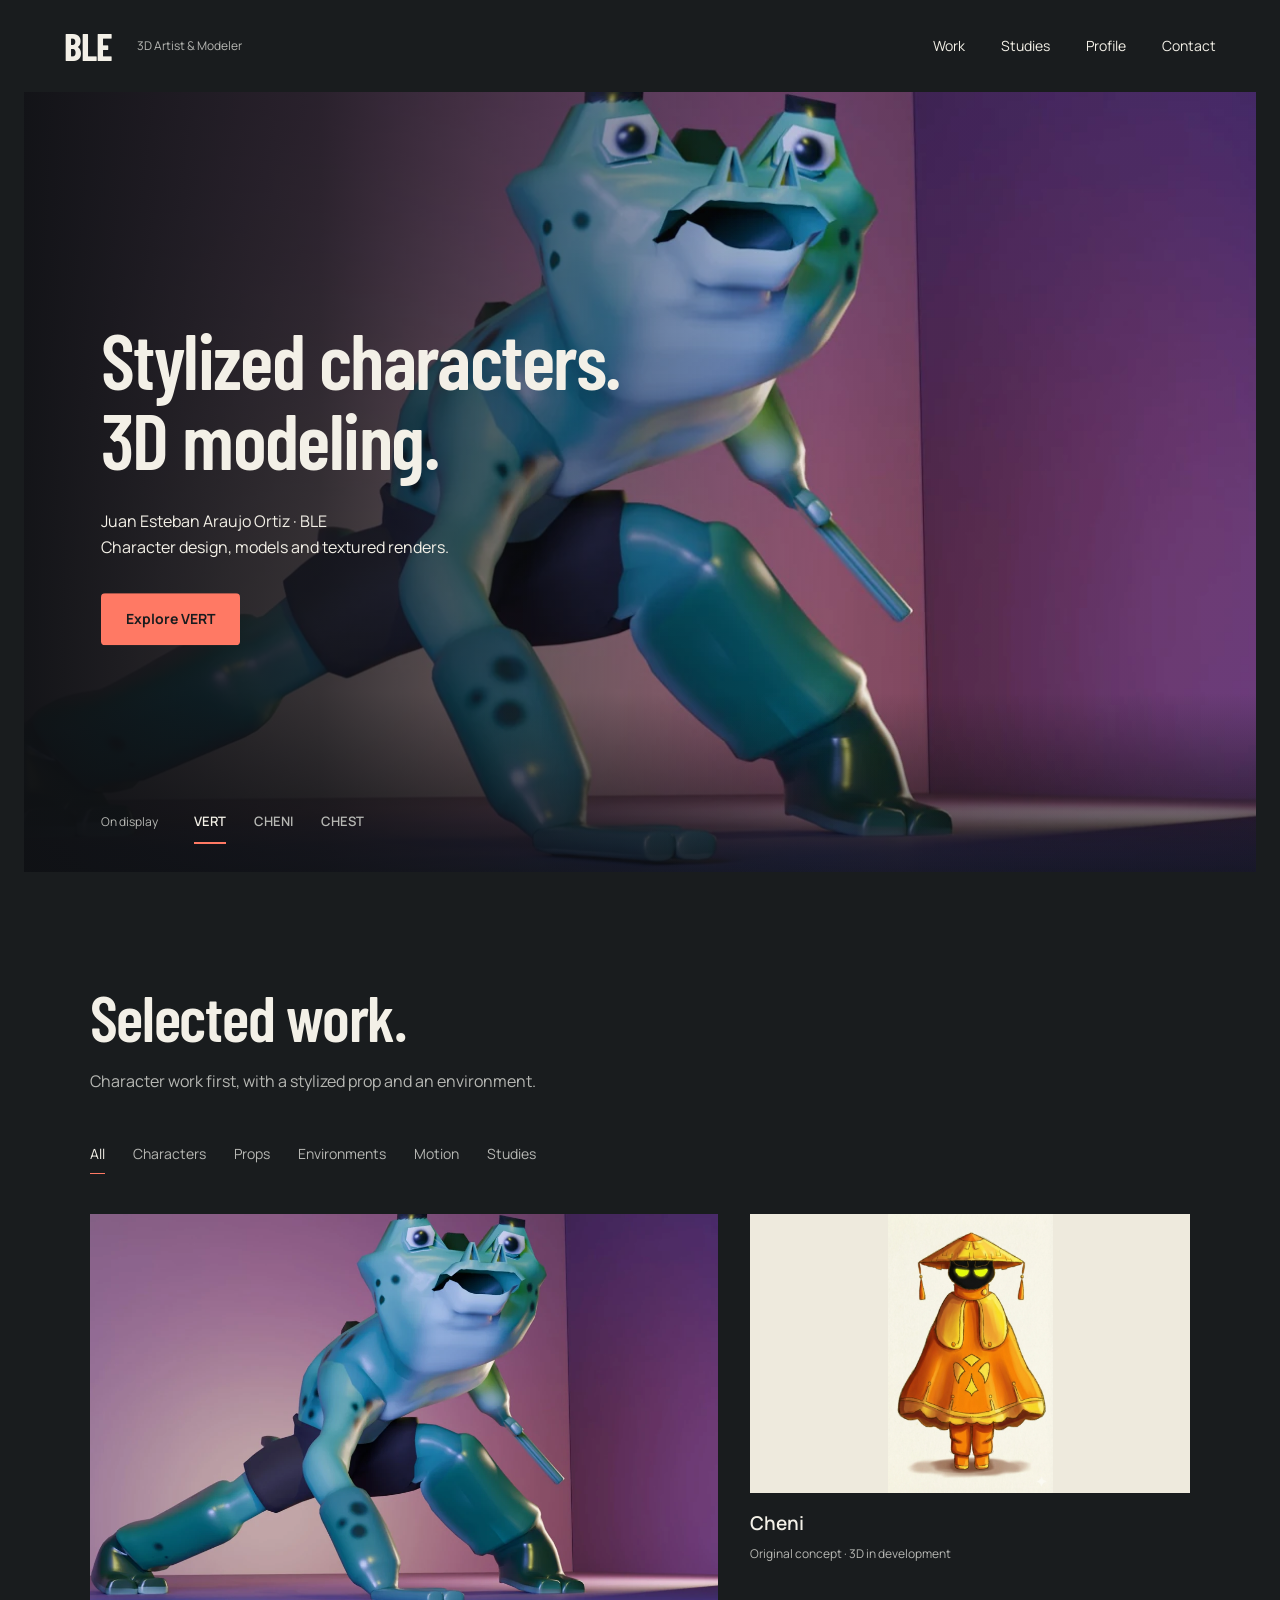
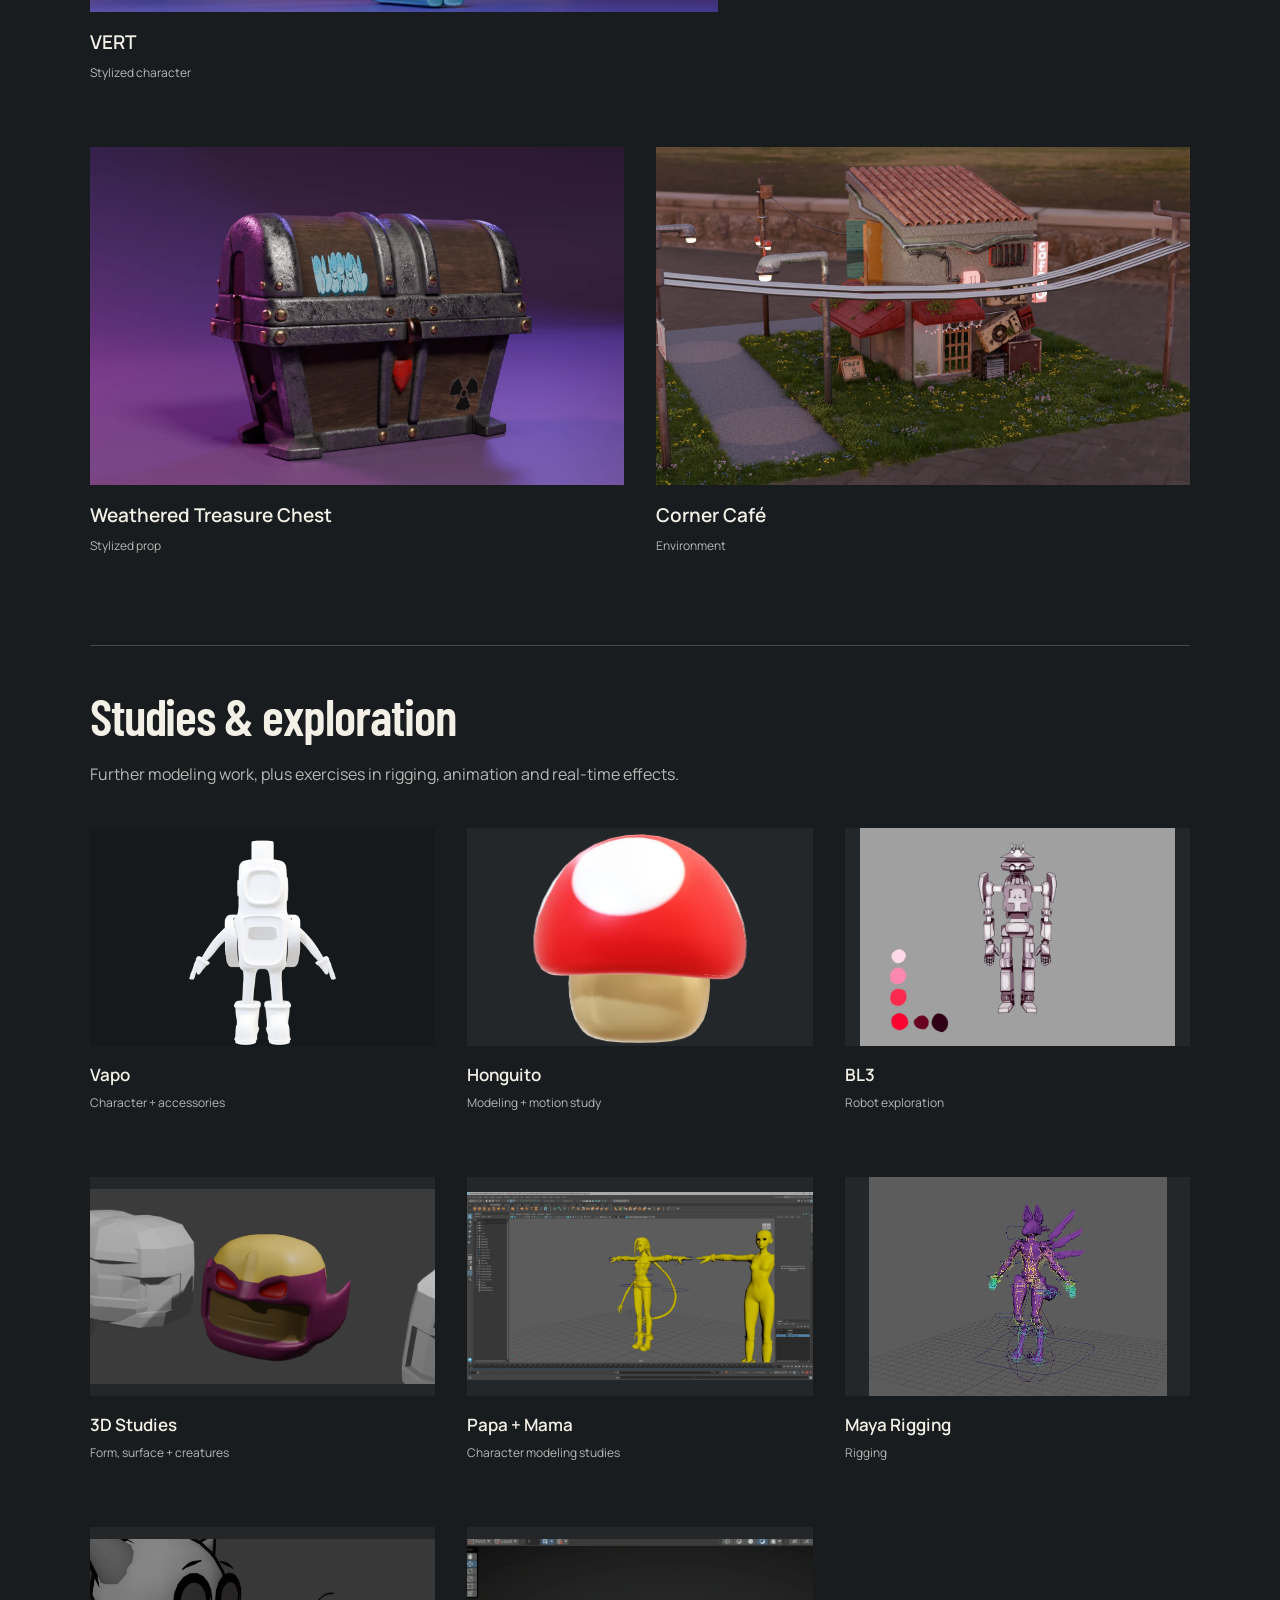
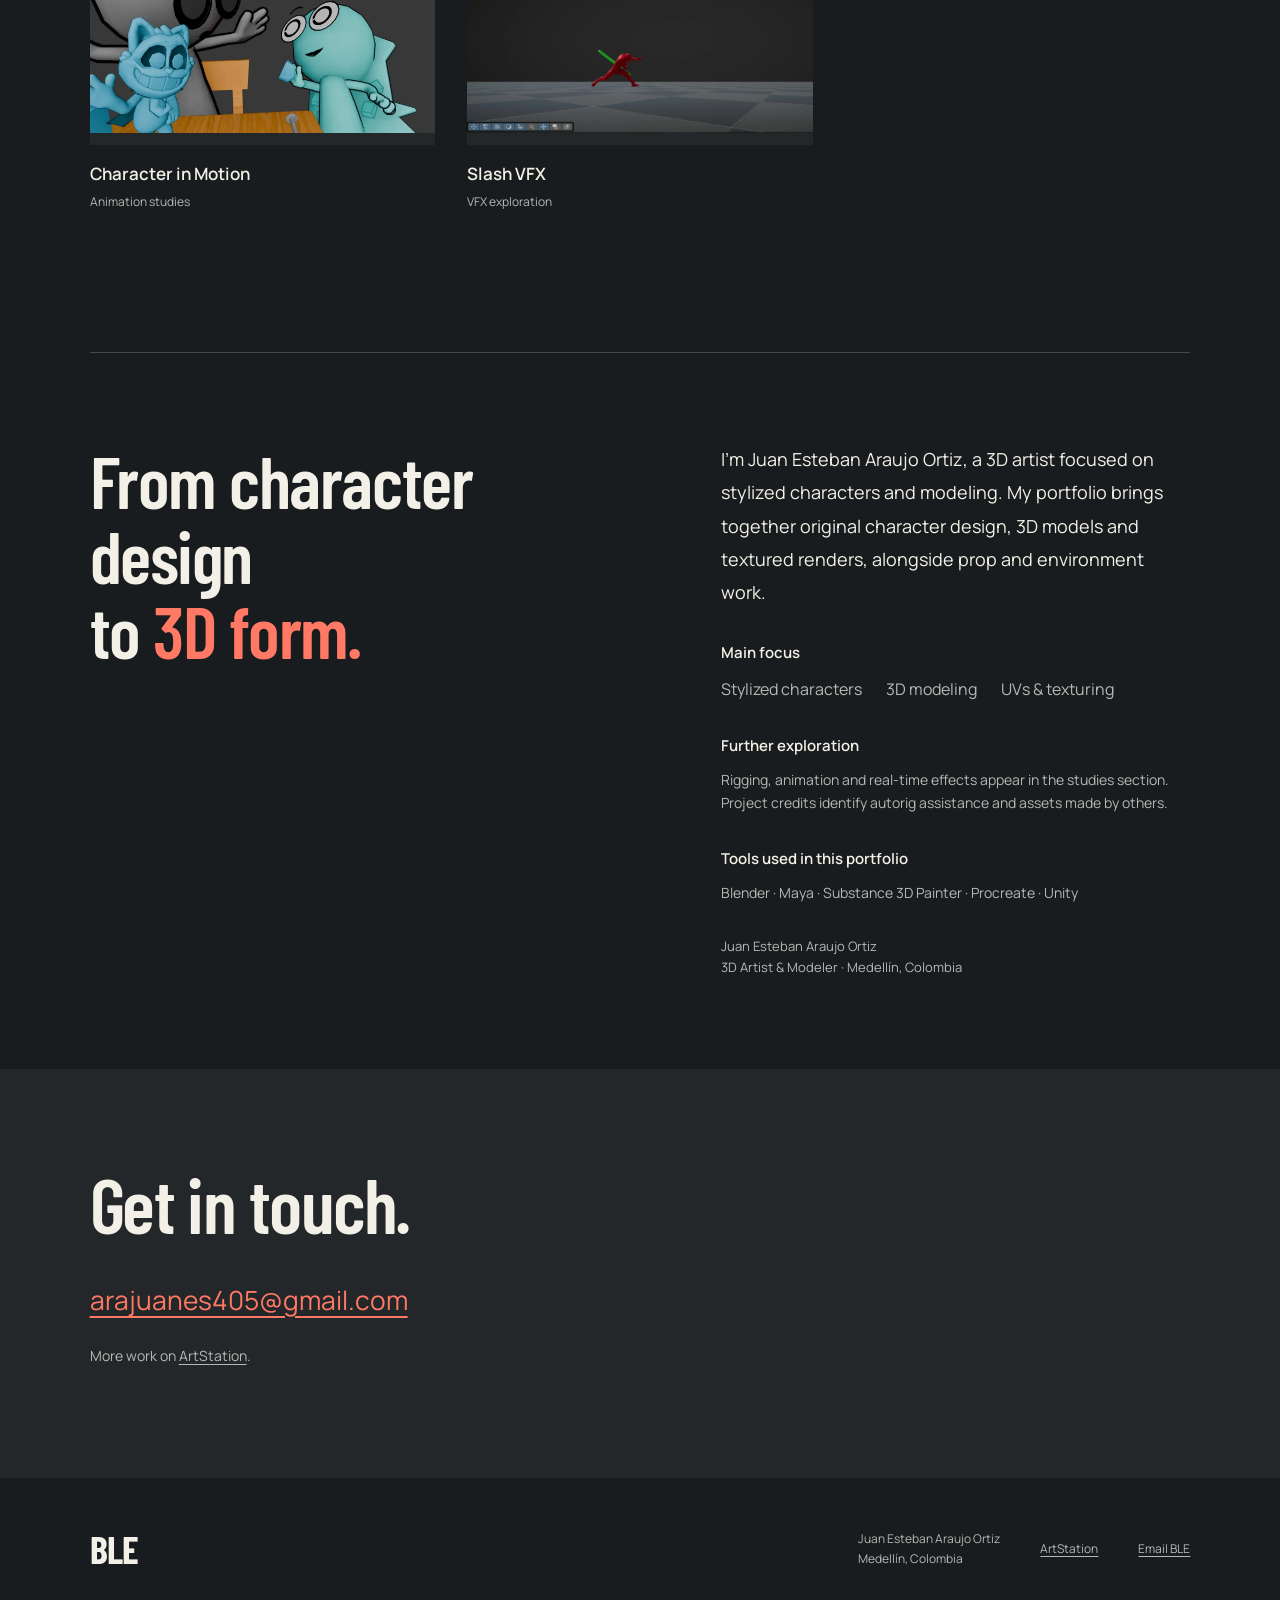
<file: docs/index.html>
<!doctype html>
<html lang="en"><head><meta charset="utf-8"><meta name="viewport" content="width=device-width,initial-scale=1"><meta name="theme-color" content="#191c1e">
<title>Stylized characters &amp; 3D modeling · BLE</title><meta name="description" content="Juan Esteban Araujo Ortiz (BLE). Stylized characters and 3D modeling, with selected props, environments and studies."><meta property="og:title" content="Stylized characters &amp; 3D modeling · BLE"><meta property="og:description" content="Juan Esteban Araujo Ortiz (BLE). Stylized characters and 3D modeling, with selected props, environments and studies."><meta property="og:type" content="website"><meta property="og:image" content="https://ble4real.github.io/portafolio/assets/image4.webp"><link rel="icon" href="assets/favicon.svg" type="image/svg+xml"><link rel="stylesheet" href="assets/fonts/fonts.css"><link rel="stylesheet" href="styles.css"><script defer src="app.js"></script></head>
<body><a class="skip" href="#main">Skip to content</a><header class="site-header"><a class="brand" href="index.html" aria-label="BLE home">BLE<span>3D Artist &amp; Modeler</span></a><nav aria-label="Main navigation"><a href="index.html#work">Work</a><a href="index.html#studies">Studies</a><a href="index.html#about">Profile</a><a href="index.html#contact">Contact</a></nav></header>
<main id="main"><section class="exhibition" aria-labelledby="hero-title"><div class="exhibition-art"><img id="featured-image" src="assets/image4.webp" alt="VERT — stylized character render by BLE" width="1600" height="900" fetchpriority="high"></div><div class="exhibition-copy"><h1 id="hero-title">Stylized characters.<br>3D modeling.</h1><p>Juan Esteban Araujo Ortiz · BLE<br>Character design, models and textured renders.</p><a id="featured-link" class="button primary" href="projects/vert.html">Explore VERT</a></div><div class="stage-controls" aria-label="Featured work"><span>On display</span><button type="button" class="active" aria-pressed="true" data-feature="vert">VERT</button><button type="button" aria-pressed="false" data-feature="cheni">CHENI</button><button type="button" aria-pressed="false" data-feature="chest">CHEST</button></div></section>
<section id="work" class="work-section" aria-labelledby="work-title"><div class="section-heading"><h2 id="work-title">Selected work.</h2><p>Character work first, with a stylized prop and an environment.</p></div><div class="filters" role="group" aria-label="Filter all projects"><button type="button" aria-pressed="true" class="active" data-filter="All">All</button><button type="button" aria-pressed="false" class="" data-filter="Characters">Characters</button><button type="button" aria-pressed="false" class="" data-filter="Props">Props</button><button type="button" aria-pressed="false" class="" data-filter="Environments">Environments</button><button type="button" aria-pressed="false" class="" data-filter="Motion">Motion</button><button type="button" aria-pressed="false" class="" data-filter="Studies">Studies</button></div><p id="filter-status" class="sr-only" aria-live="polite">12 projects shown</p><div class="project-grid selected-grid"><a class="project-item" href="projects/vert.html" data-category="Characters"><div class="project-image "><img src="assets/image4.webp" alt="VERT — character render" loading="lazy" width="900" height="600"></div><div class="project-label"><h3>VERT</h3><span>Stylized character</span></div></a><a class="project-item" href="projects/cheni.html" data-category="Characters"><div class="project-image portrait"><img src="assets/image1.webp" alt="Cheni — original concept, front view" loading="lazy" width="900" height="600"></div><div class="project-label"><h3>Cheni</h3><span>Original concept · 3D in development</span></div></a><a class="project-item" href="projects/treasure-chest.html" data-category="Props"><div class="project-image "><img src="assets/image5.webp" alt="Weathered treasure chest: final render" loading="lazy" width="900" height="600"></div><div class="project-label"><h3>Weathered Treasure Chest</h3><span>Stylized prop</span></div></a><a class="project-item" href="projects/corner-cafe.html" data-category="Environments"><div class="project-image "><img src="assets/image2.webp" alt="Corner Café — environment render" loading="lazy" width="900" height="600"></div><div class="project-label"><h3>Corner Café</h3><span>Environment</span></div></a></div><p class="selected-empty" hidden>No selected projects in this category. See Studies &amp; exploration below.</p></section>
<section id="studies" class="work-section studies-section" aria-labelledby="studies-title"><div class="section-heading"><h2 id="studies-title">Studies &amp; exploration</h2><p>Further modeling work, plus exercises in rigging, animation and real-time effects.</p></div><div class="project-grid studies-grid"><a class="project-item" href="projects/vapo.html" data-category="Characters"><div class="project-image portrait"><img src="assets/image24.webp" alt="Vapo — untextured character preview" loading="lazy" width="900" height="600"></div><div class="project-label"><h3>Vapo</h3><span>Character + accessories</span></div></a><a class="project-item" href="projects/honguito.html" data-category="Characters"><div class="project-image "><img src="assets/image29.webp" alt="Honguito interactive model preview" loading="lazy" width="900" height="600"></div><div class="project-label"><h3>Honguito</h3><span>Modeling + motion study</span></div></a><a class="project-item" href="projects/bl3.html" data-category="Characters"><div class="project-image "><img src="assets/image12.webp" alt="BL3 — original Procreate concept" loading="lazy" width="900" height="600"></div><div class="project-label"><h3>BL3</h3><span>Robot exploration</span></div></a><a class="project-item" href="projects/3d-studies.html" data-category="Studies"><div class="project-image "><img src="assets/image8.webp" alt="Wolv: creature study" loading="lazy" width="900" height="600"></div><div class="project-label"><h3>3D Studies</h3><span>Form, surface + creatures</span></div></a><a class="project-item" href="projects/character-studies.html" data-category="Studies"><div class="project-image "><img src="assets/image25.webp" alt="Papa + Mama — three modeling variations in Blender" loading="lazy" width="900" height="600"></div><div class="project-label"><h3>Papa + Mama</h3><span>Character modeling studies</span></div></a><a class="project-item" href="projects/maya-rigging.html" data-category="Motion"><div class="project-image "><img src="assets/image31.webp" alt="Maya rigging — character with rig controls" loading="lazy" width="900" height="600"></div><div class="project-label"><h3>Maya Rigging</h3><span>Rigging</span></div></a><a class="project-item" href="projects/animation-studies.html" data-category="Motion"><div class="project-image "><img src="assets/image34.webp" alt="Secondary motion study — Blender animation" loading="lazy" width="900" height="600"></div><div class="project-label"><h3>Character in Motion</h3><span>Animation studies</span></div></a><a class="project-item" href="projects/slash-vfx.html" data-category="Motion"><div class="project-image "><img src="assets/image38.webp" alt="Slash VFX — Unity editor view" loading="lazy" width="900" height="600"></div><div class="project-label"><h3>Slash VFX</h3><span>VFX exploration</span></div></a></div><p class="studies-empty" hidden>No studies in this category.</p></section>
<section id="about" class="profile"><div class="profile-title"><h2>From character design<br>to <span>3D form.</span></h2></div><div class="profile-body"><p class="intro">I’m Juan Esteban Araujo Ortiz, a 3D artist focused on stylized characters and modeling. My portfolio brings together original character design, 3D models and textured renders, alongside prop and environment work.</p><h3>Main focus</h3><ul class="focus-list"><li>Stylized characters</li><li>3D modeling</li><li>UVs &amp; texturing</li></ul><h3>Further exploration</h3><p class="tools">Rigging, animation and real-time effects appear in the studies section. Project credits identify autorig assistance and assets made by others.</p><h3>Tools used in this portfolio</h3><p class="tools">Blender · Maya · Substance 3D Painter · Procreate · Unity</p><p class="profile-name">Juan Esteban Araujo Ortiz<br>3D Artist &amp; Modeler · Medellín, Colombia</p></div></section>
<section id="contact" class="contact"><h2>Get in touch.</h2><a class="contact-email" href="mailto:arajuanes405@gmail.com">arajuanes405@gmail.com</a><p>More work on <a href="https://www.artstation.com/ble4real" target="_blank" rel="noopener noreferrer">ArtStation</a>.</p></section></main><footer><a class="brand" href="index.html">BLE</a><p>Juan Esteban Araujo Ortiz<br>Medellín, Colombia</p><a href="https://www.artstation.com/ble4real" target="_blank" rel="noopener noreferrer">ArtStation</a><a href="mailto:arajuanes405@gmail.com">Email BLE</a></footer>
<dialog class="lightbox" aria-label="Enlarged artwork"><button type="button" class="close-lightbox">Close image</button><img src="assets/image4.webp" alt=""><p></p></dialog></body></html>
</file>
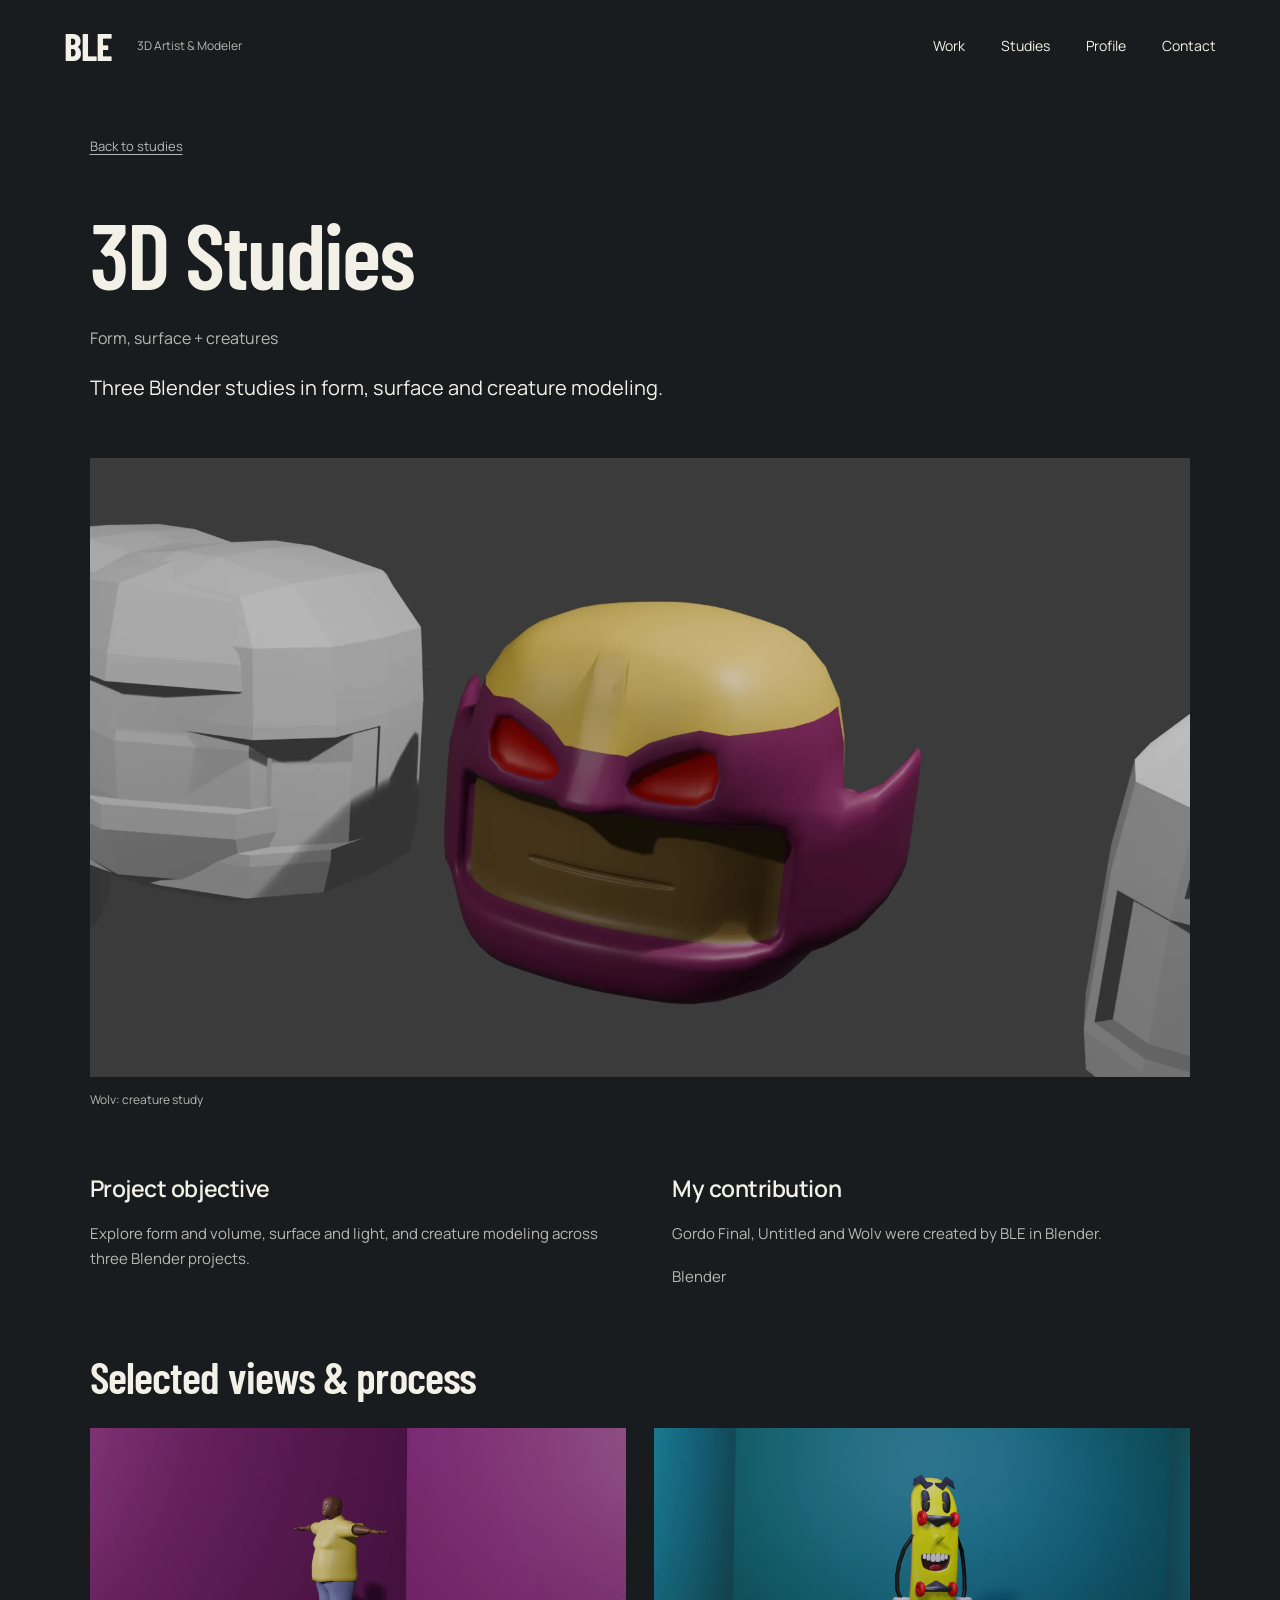
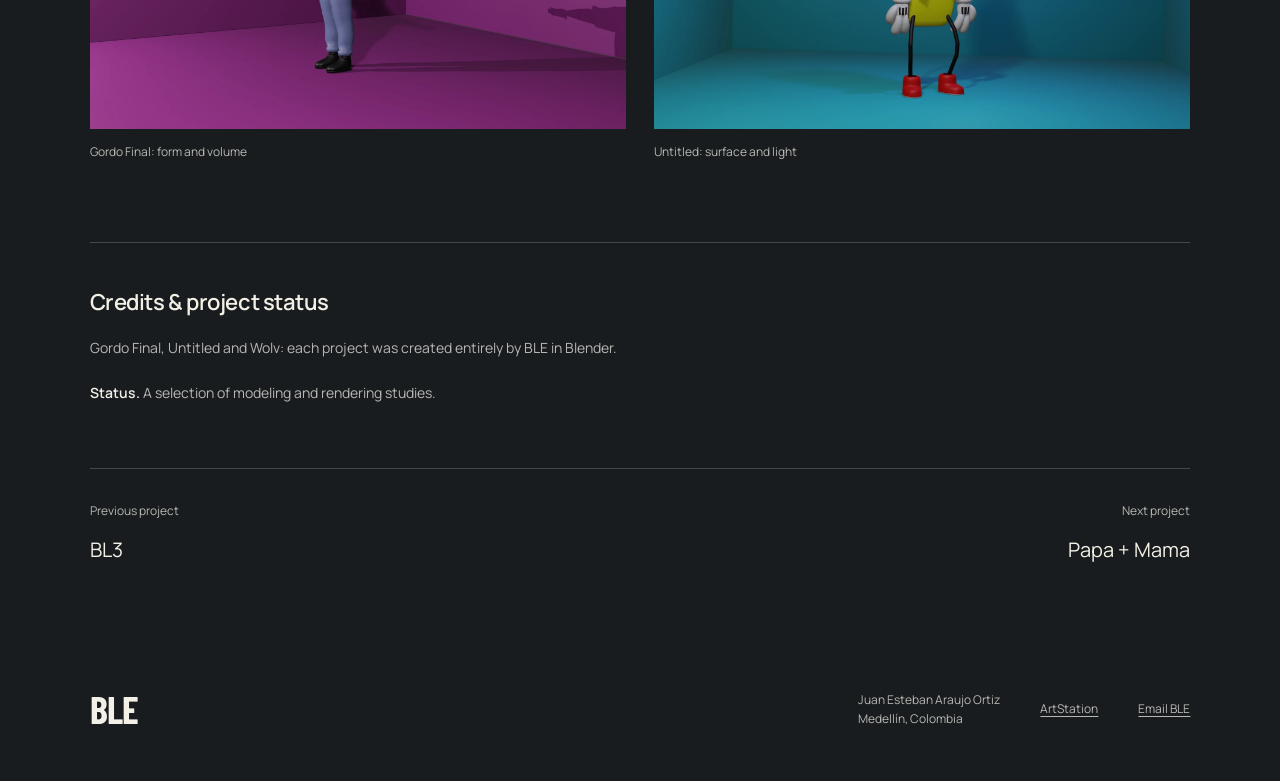
<file: docs/projects/3d-studies.html>
<!doctype html>
<html lang="en"><head><meta charset="utf-8"><meta name="viewport" content="width=device-width,initial-scale=1"><meta name="theme-color" content="#191c1e">
<title>3D Studies · BLE</title><meta name="description" content="Three Blender studies in form, surface and creature modeling."><meta property="og:title" content="3D Studies · BLE"><meta property="og:description" content="Three Blender studies in form, surface and creature modeling."><meta property="og:type" content="website"><meta property="og:image" content="https://ble4real.github.io/portafolio/assets/image8.webp"><link rel="icon" href="../assets/favicon.svg" type="image/svg+xml"><link rel="stylesheet" href="../assets/fonts/fonts.css"><link rel="stylesheet" href="../styles.css"><script defer src="../app.js"></script></head>
<body><a class="skip" href="#main">Skip to content</a><header class="site-header"><a class="brand" href="../index.html" aria-label="BLE home">BLE<span>3D Artist &amp; Modeler</span></a><nav aria-label="Main navigation"><a href="../index.html#work">Work</a><a href="../index.html#studies">Studies</a><a href="../index.html#about">Profile</a><a href="../index.html#contact">Contact</a></nav></header><main id="main" class="project-page"><a class="back-link" href="../index.html#studies">Back to studies</a><div class="project-heading"><h1>3D Studies</h1><p class="project-kind">Form, surface + creatures</p><p class="project-intro">Three Blender studies in form, surface and creature modeling.</p></div><section class="project-gallery lead-gallery" aria-label="Main artwork"><figure class="gallery-item"><button type="button" class="artwork-open" data-image="../assets/image8.webp" data-caption="Wolv: creature study" aria-label="Enlarge: Wolv: creature study"><img src="../assets/image8.webp" alt="Wolv: creature study" loading="eager" width="1600" height="900"></button><figcaption>Wolv: creature study</figcaption></figure></section><section class="case-overview" aria-label="Project context"><div><h2>Project objective</h2><p>Explore form and volume, surface and light, and creature modeling across three Blender projects.</p></div><div><h2>My contribution</h2><p>Gordo Final, Untitled and Wolv were created by BLE in Blender.</p><p class="tools">Blender</p></div></section><section class="case-process" aria-labelledby="process-title"><h2 class="case-section-title" id="process-title">Selected views &amp; process</h2><div class="project-gallery"><figure class="gallery-item"><button type="button" class="artwork-open" data-image="../assets/image26.webp" data-caption="Gordo Final: form and volume" aria-label="Enlarge: Gordo Final: form and volume"><img src="../assets/image26.webp" alt="Gordo Final: form and volume" loading="lazy" width="1600" height="900"></button><figcaption>Gordo Final: form and volume</figcaption></figure><figure class="gallery-item"><button type="button" class="artwork-open" data-image="../assets/image27.webp" data-caption="Untitled: surface and light" aria-label="Enlarge: Untitled: surface and light"><img src="../assets/image27.webp" alt="Untitled: surface and light" loading="lazy" width="1600" height="900"></button><figcaption>Untitled: surface and light</figcaption></figure></div></section><section class="credits"><h2>Credits &amp; project status</h2><p>Gordo Final, Untitled and Wolv: each project was created entirely by BLE in Blender.</p><p class="project-status"><strong>Status.</strong> A selection of modeling and rendering studies.</p></section><nav class="project-pagination" aria-label="More projects"><a href="bl3.html"><span>Previous project</span>BL3</a><a href="character-studies.html"><span>Next project</span>Papa + Mama</a></nav></main><footer><a class="brand" href="../index.html">BLE</a><p>Juan Esteban Araujo Ortiz<br>Medellín, Colombia</p><a href="https://www.artstation.com/ble4real" target="_blank" rel="noopener noreferrer">ArtStation</a><a href="mailto:arajuanes405@gmail.com">Email BLE</a></footer>
<dialog class="lightbox" aria-label="Enlarged artwork"><button type="button" class="close-lightbox">Close image</button><img src="../assets/image4.webp" alt=""><p></p></dialog></body></html>
</file>
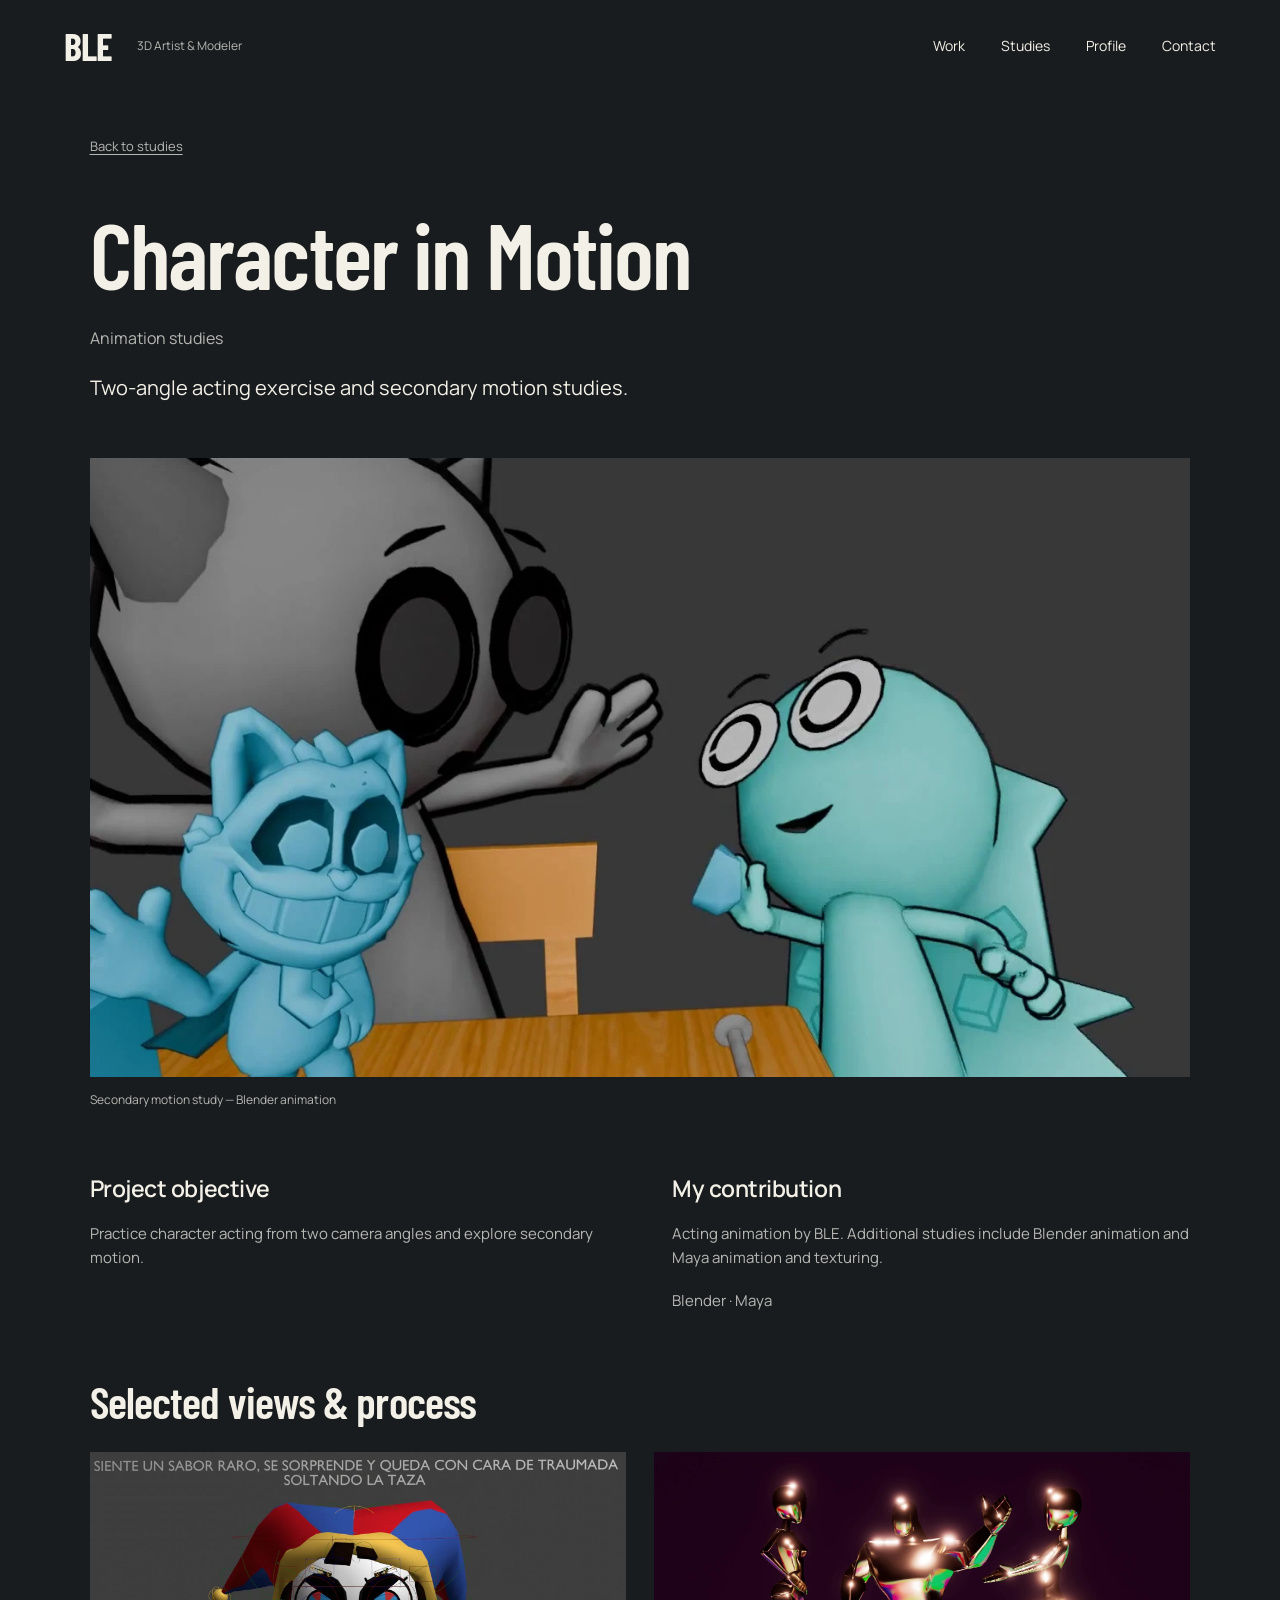
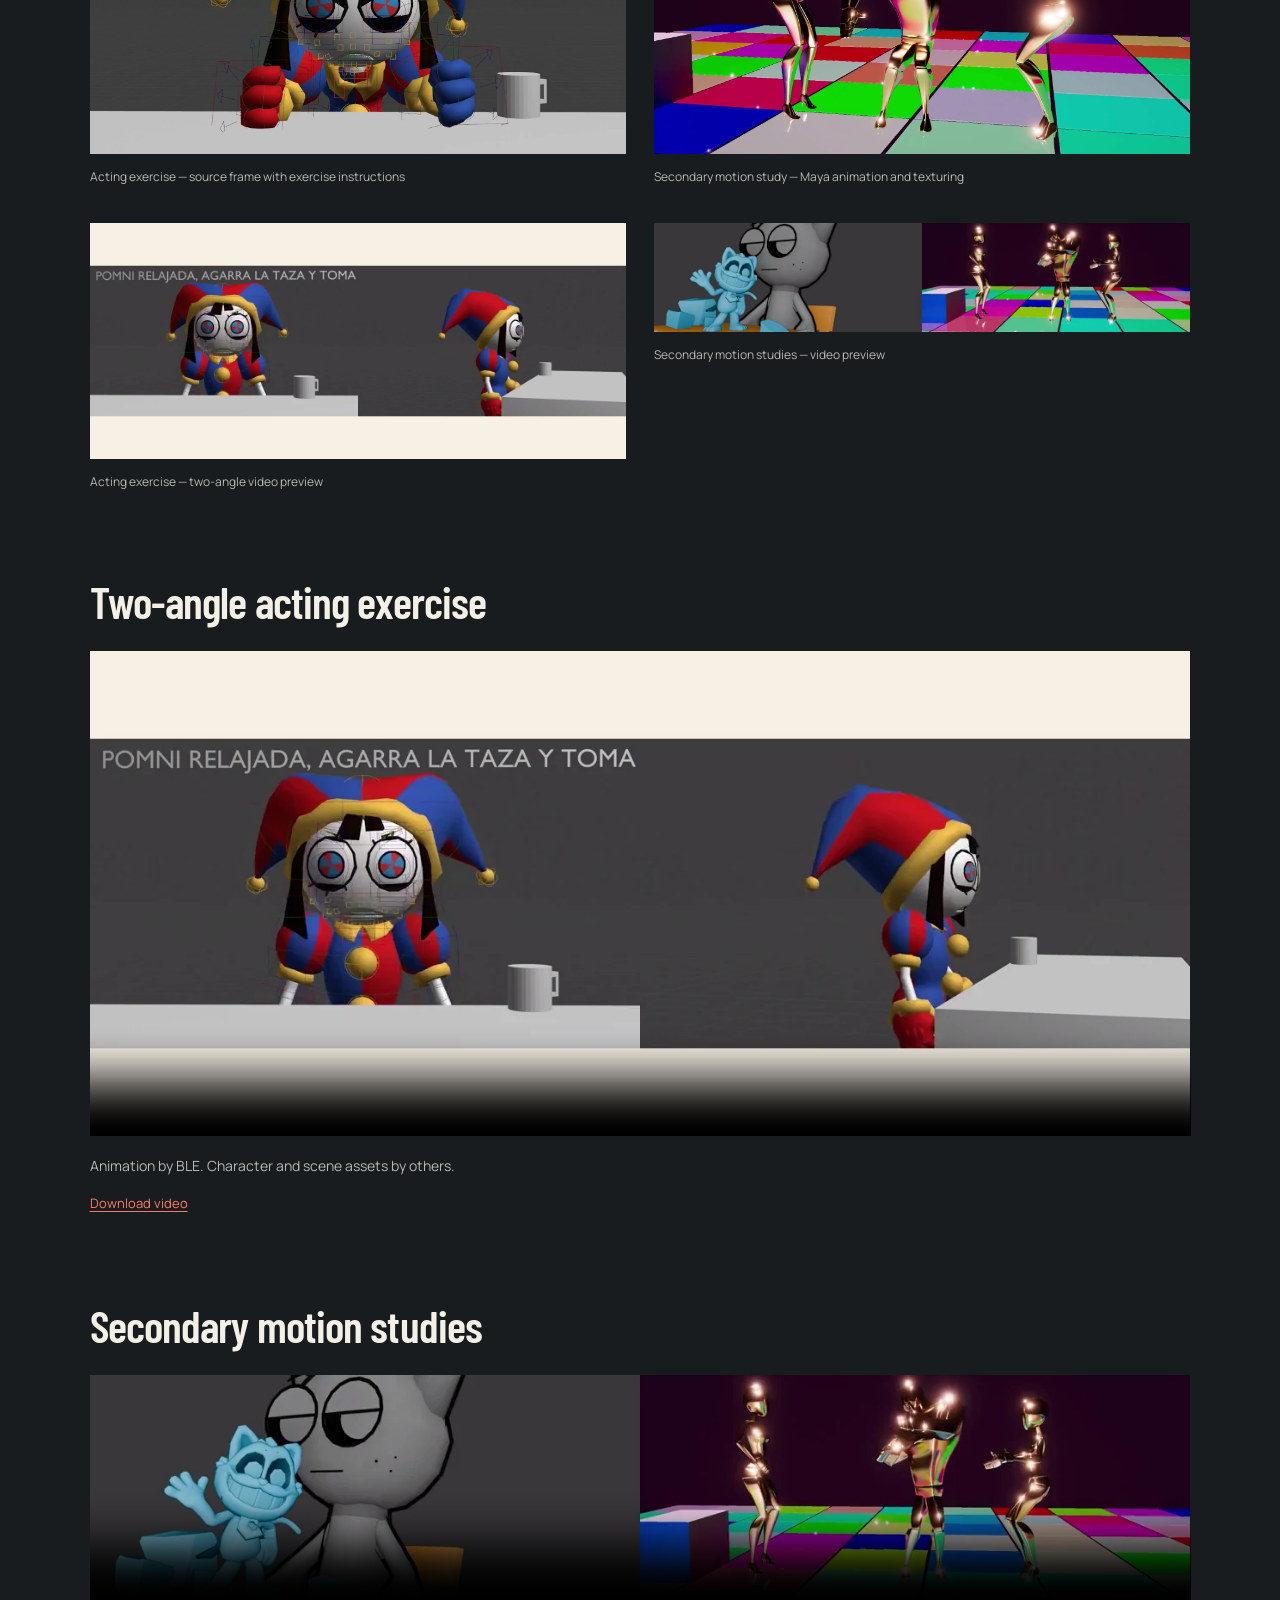
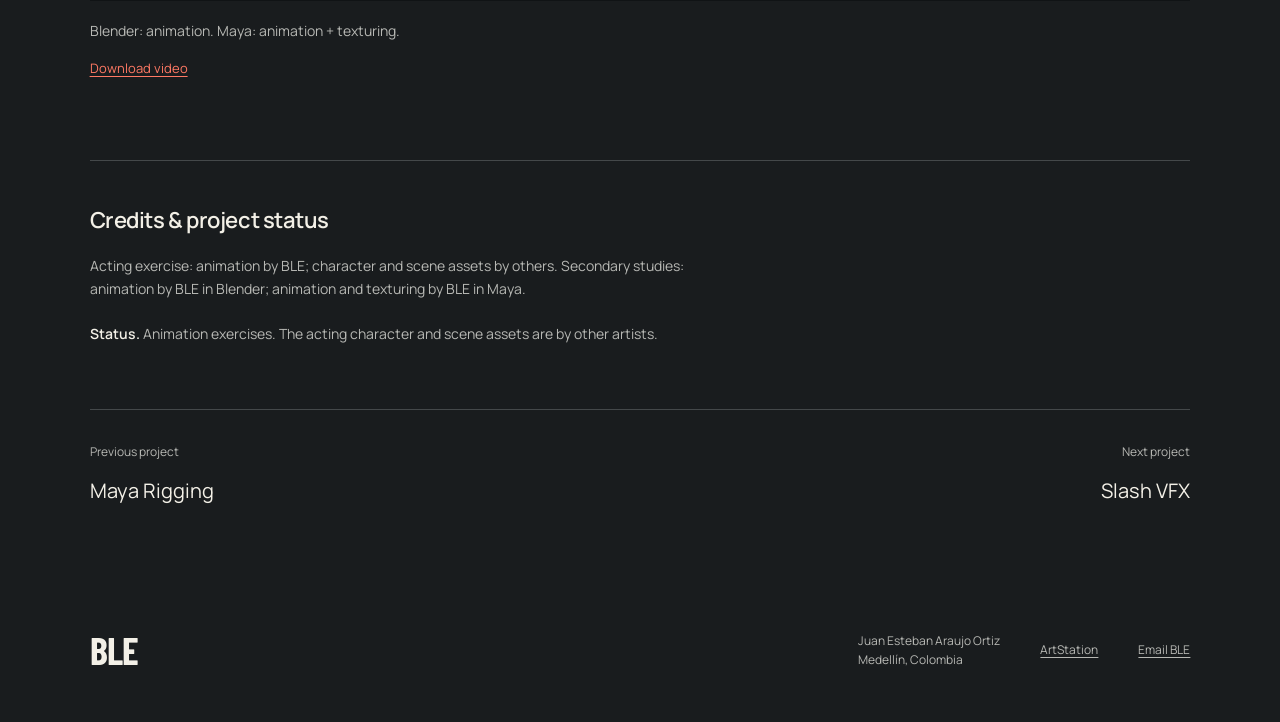
<file: docs/projects/animation-studies.html>
<!doctype html>
<html lang="en"><head><meta charset="utf-8"><meta name="viewport" content="width=device-width,initial-scale=1"><meta name="theme-color" content="#191c1e">
<title>Character in Motion · BLE</title><meta name="description" content="Two-angle acting exercise and secondary motion studies."><meta property="og:title" content="Character in Motion · BLE"><meta property="og:description" content="Two-angle acting exercise and secondary motion studies."><meta property="og:type" content="website"><meta property="og:image" content="https://ble4real.github.io/portafolio/assets/image34.webp"><link rel="icon" href="../assets/favicon.svg" type="image/svg+xml"><link rel="stylesheet" href="../assets/fonts/fonts.css"><link rel="stylesheet" href="../styles.css"><script defer src="../app.js"></script></head>
<body><a class="skip" href="#main">Skip to content</a><header class="site-header"><a class="brand" href="../index.html" aria-label="BLE home">BLE<span>3D Artist &amp; Modeler</span></a><nav aria-label="Main navigation"><a href="../index.html#work">Work</a><a href="../index.html#studies">Studies</a><a href="../index.html#about">Profile</a><a href="../index.html#contact">Contact</a></nav></header><main id="main" class="project-page"><a class="back-link" href="../index.html#studies">Back to studies</a><div class="project-heading"><h1>Character in Motion</h1><p class="project-kind">Animation studies</p><p class="project-intro">Two-angle acting exercise and secondary motion studies.</p></div><section class="project-gallery lead-gallery" aria-label="Main artwork"><figure class="gallery-item"><button type="button" class="artwork-open" data-image="../assets/image34.webp" data-caption="Secondary motion study — Blender animation" aria-label="Enlarge: Secondary motion study — Blender animation"><img src="../assets/image34.webp" alt="Secondary motion study — Blender animation" loading="eager" width="1600" height="900"></button><figcaption>Secondary motion study — Blender animation</figcaption></figure></section><section class="case-overview" aria-label="Project context"><div><h2>Project objective</h2><p>Practice character acting from two camera angles and explore secondary motion.</p></div><div><h2>My contribution</h2><p>Acting animation by BLE. Additional studies include Blender animation and Maya animation and texturing.</p><p class="tools">Blender · Maya</p></div></section><section class="case-process" aria-labelledby="process-title"><h2 class="case-section-title" id="process-title">Selected views &amp; process</h2><div class="project-gallery"><figure class="gallery-item"><button type="button" class="artwork-open" data-image="../assets/image7.webp" data-caption="Acting exercise — source frame with exercise instructions" aria-label="Enlarge: Acting exercise — source frame with exercise instructions"><img src="../assets/image7.webp" alt="Acting exercise — source frame with exercise instructions" loading="lazy" width="1600" height="900"></button><figcaption>Acting exercise — source frame with exercise instructions</figcaption></figure><figure class="gallery-item"><button type="button" class="artwork-open" data-image="../assets/image35.webp" data-caption="Secondary motion study — Maya animation and texturing" aria-label="Enlarge: Secondary motion study — Maya animation and texturing"><img src="../assets/image35.webp" alt="Secondary motion study — Maya animation and texturing" loading="lazy" width="1600" height="900"></button><figcaption>Secondary motion study — Maya animation and texturing</figcaption></figure><figure class="gallery-item"><button type="button" class="artwork-open" data-image="../assets/image36.webp" data-caption="Acting exercise — two-angle video preview" aria-label="Enlarge: Acting exercise — two-angle video preview"><img src="../assets/image36.webp" alt="Acting exercise — two-angle video preview" loading="lazy" width="1600" height="900"></button><figcaption>Acting exercise — two-angle video preview</figcaption></figure><figure class="gallery-item"><button type="button" class="artwork-open" data-image="../assets/image37.webp" data-caption="Secondary motion studies — video preview" aria-label="Enlarge: Secondary motion studies — video preview"><img src="../assets/image37.webp" alt="Secondary motion studies — video preview" loading="lazy" width="1600" height="900"></button><figcaption>Secondary motion studies — video preview</figcaption></figure></div></section><section class="film"><h2>Two-angle acting exercise</h2><video controls playsinline preload="none" poster="../assets/image36.webp" aria-label="Two-angle acting exercise"><source src="../assets/media4.mp4" type="video/mp4"><p>Your browser does not support this video. <a href="../assets/media4.mp4">Download the video</a>.</p></video><p>Animation by BLE. Character and scene assets by others.</p><a class="subtle-link" href="../assets/media4.mp4" download>Download video</a></section><section class="film"><h2>Secondary motion studies</h2><video controls playsinline preload="none" poster="../assets/image37.webp" aria-label="Secondary motion studies"><source src="../assets/media5.mp4" type="video/mp4"><p>Your browser does not support this video. <a href="../assets/media5.mp4">Download the video</a>.</p></video><p>Blender: animation. Maya: animation + texturing.</p><a class="subtle-link" href="../assets/media5.mp4" download>Download video</a></section><section class="credits"><h2>Credits &amp; project status</h2><p>Acting exercise: animation by BLE; character and scene assets by others. Secondary studies: animation by BLE in Blender; animation and texturing by BLE in Maya.</p><p class="project-status"><strong>Status.</strong> Animation exercises. The acting character and scene assets are by other artists.</p></section><nav class="project-pagination" aria-label="More projects"><a href="maya-rigging.html"><span>Previous project</span>Maya Rigging</a><a href="slash-vfx.html"><span>Next project</span>Slash VFX</a></nav></main><footer><a class="brand" href="../index.html">BLE</a><p>Juan Esteban Araujo Ortiz<br>Medellín, Colombia</p><a href="https://www.artstation.com/ble4real" target="_blank" rel="noopener noreferrer">ArtStation</a><a href="mailto:arajuanes405@gmail.com">Email BLE</a></footer>
<dialog class="lightbox" aria-label="Enlarged artwork"><button type="button" class="close-lightbox">Close image</button><img src="../assets/image4.webp" alt=""><p></p></dialog></body></html>
</file>
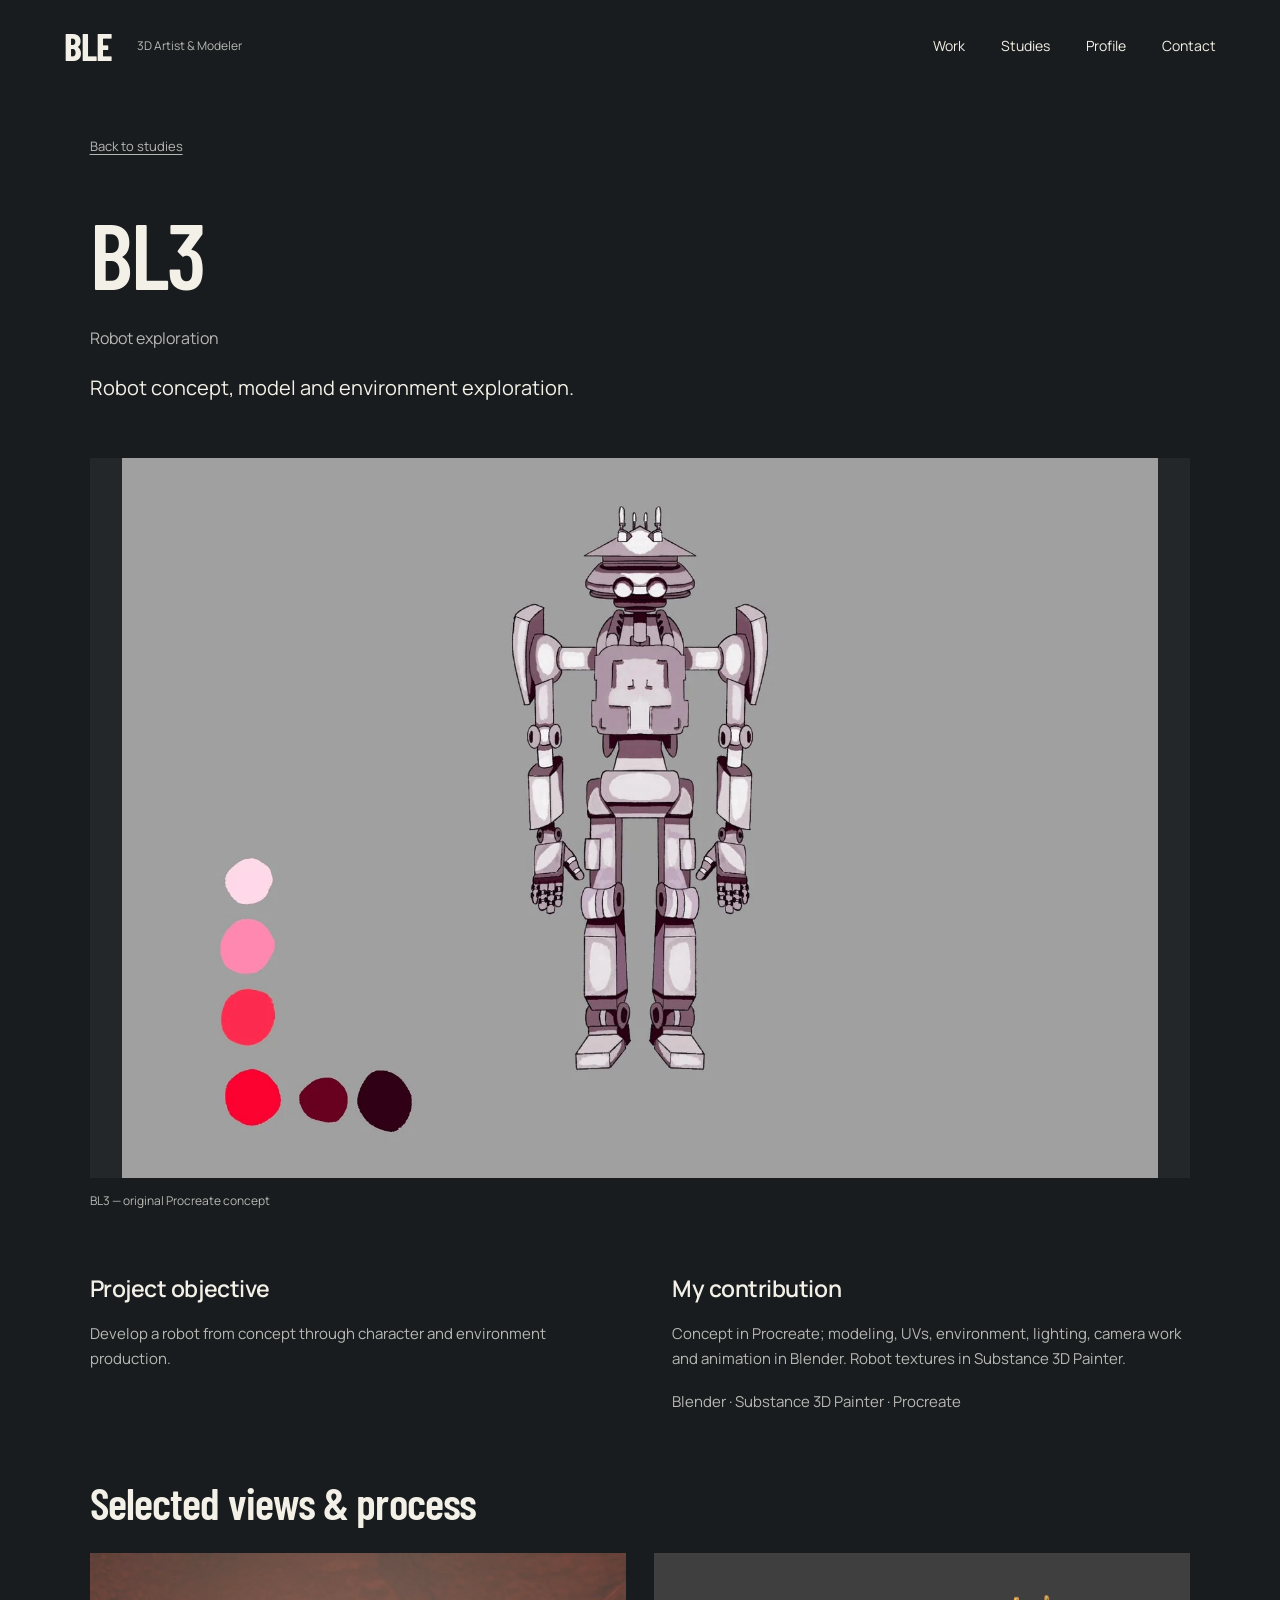
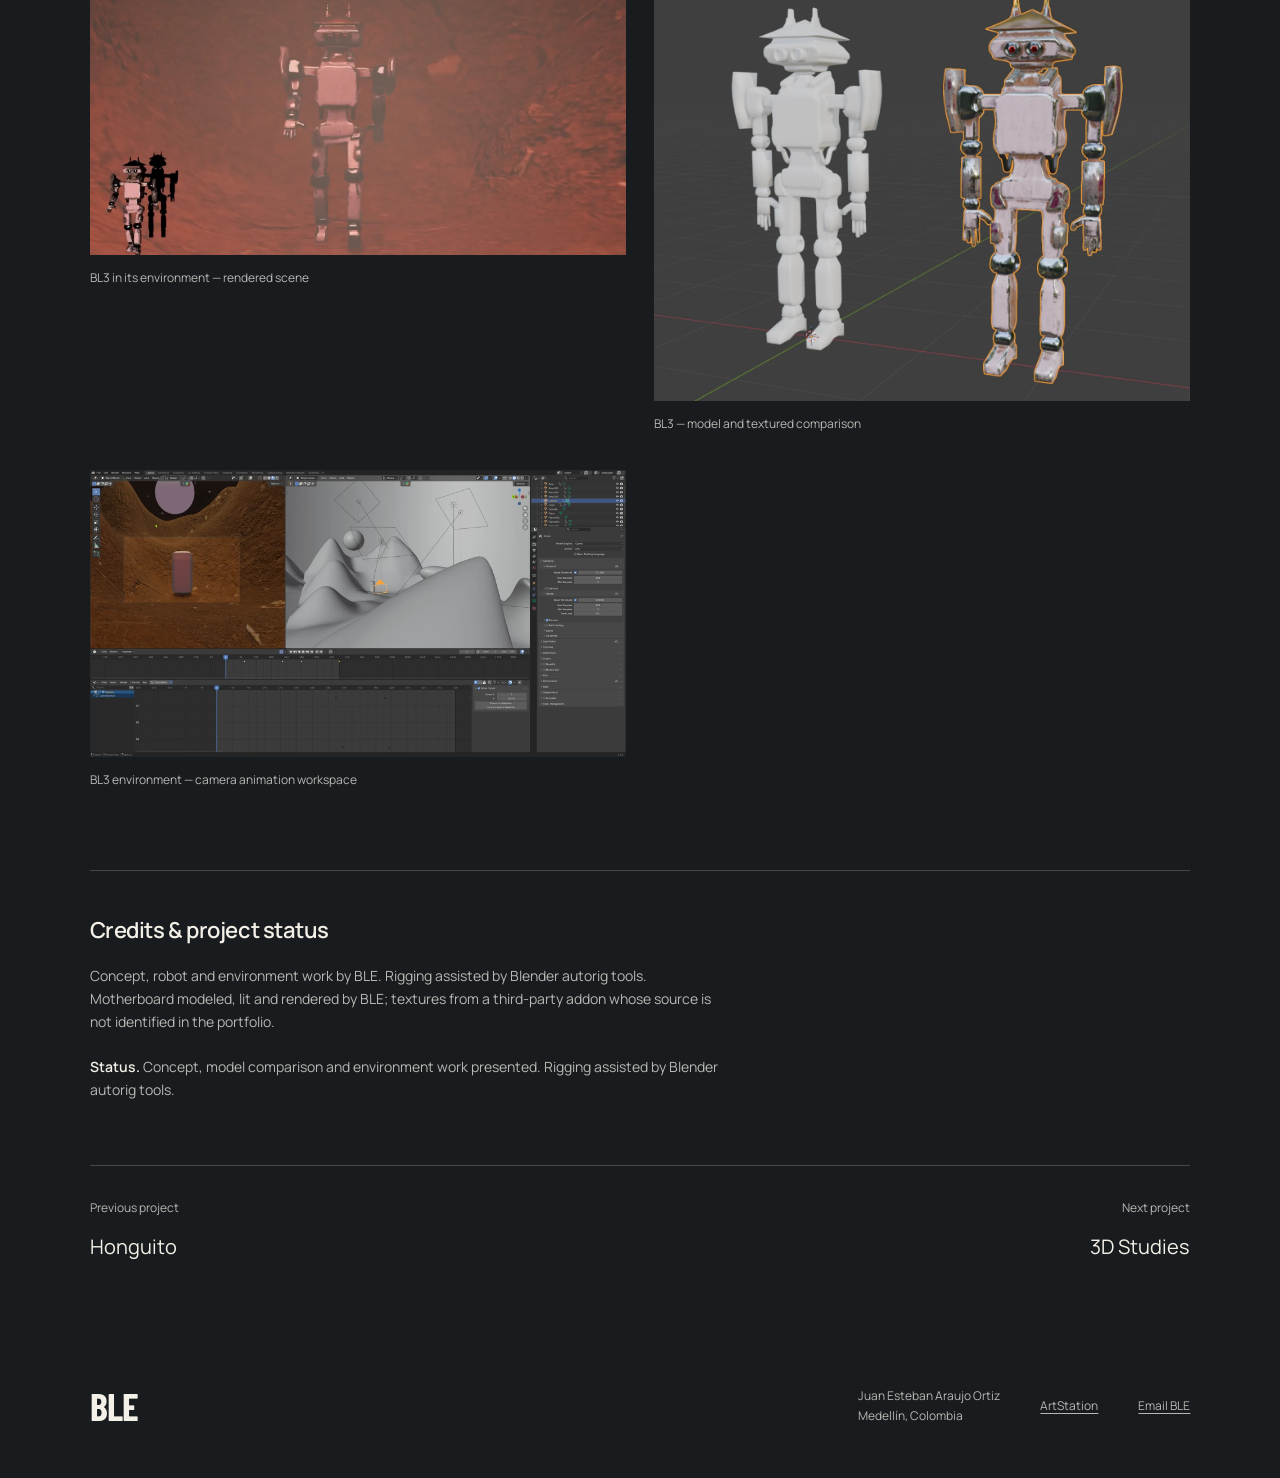
<file: docs/projects/bl3.html>
<!doctype html>
<html lang="en"><head><meta charset="utf-8"><meta name="viewport" content="width=device-width,initial-scale=1"><meta name="theme-color" content="#191c1e">
<title>BL3 · BLE</title><meta name="description" content="Robot concept, model and environment exploration."><meta property="og:title" content="BL3 · BLE"><meta property="og:description" content="Robot concept, model and environment exploration."><meta property="og:type" content="website"><meta property="og:image" content="https://ble4real.github.io/portafolio/assets/image12.webp"><link rel="icon" href="../assets/favicon.svg" type="image/svg+xml"><link rel="stylesheet" href="../assets/fonts/fonts.css"><link rel="stylesheet" href="../styles.css"><script defer src="../app.js"></script></head>
<body><a class="skip" href="#main">Skip to content</a><header class="site-header"><a class="brand" href="../index.html" aria-label="BLE home">BLE<span>3D Artist &amp; Modeler</span></a><nav aria-label="Main navigation"><a href="../index.html#work">Work</a><a href="../index.html#studies">Studies</a><a href="../index.html#about">Profile</a><a href="../index.html#contact">Contact</a></nav></header><main id="main" class="project-page"><a class="back-link" href="../index.html#studies">Back to studies</a><div class="project-heading"><h1>BL3</h1><p class="project-kind">Robot exploration</p><p class="project-intro">Robot concept, model and environment exploration.</p></div><section class="project-gallery lead-gallery" aria-label="Main artwork"><figure class="gallery-item"><button type="button" class="artwork-open" data-image="../assets/image12.webp" data-caption="BL3 — original Procreate concept" aria-label="Enlarge: BL3 — original Procreate concept"><img src="../assets/image12.webp" alt="BL3 — original Procreate concept" loading="eager" width="1600" height="900"></button><figcaption>BL3 — original Procreate concept</figcaption></figure></section><section class="case-overview" aria-label="Project context"><div><h2>Project objective</h2><p>Develop a robot from concept through character and environment production.</p></div><div><h2>My contribution</h2><p>Concept in Procreate; modeling, UVs, environment, lighting, camera work and animation in Blender. Robot textures in Substance 3D Painter.</p><p class="tools">Blender · Substance 3D Painter · Procreate</p></div></section><section class="case-process" aria-labelledby="process-title"><h2 class="case-section-title" id="process-title">Selected views &amp; process</h2><div class="project-gallery"><figure class="gallery-item"><button type="button" class="artwork-open" data-image="../assets/image3.webp" data-caption="BL3 in its environment — rendered scene" aria-label="Enlarge: BL3 in its environment — rendered scene"><img src="../assets/image3.webp" alt="BL3 in its environment — rendered scene" loading="lazy" width="1600" height="900"></button><figcaption>BL3 in its environment — rendered scene</figcaption></figure><figure class="gallery-item"><button type="button" class="artwork-open" data-image="../assets/image13.webp" data-caption="BL3 — model and textured comparison" aria-label="Enlarge: BL3 — model and textured comparison"><img src="../assets/image13.webp" alt="BL3 — model and textured comparison" loading="lazy" width="1600" height="900"></button><figcaption>BL3 — model and textured comparison</figcaption></figure><figure class="gallery-item"><button type="button" class="artwork-open" data-image="../assets/image14.webp" data-caption="BL3 environment — camera animation workspace" aria-label="Enlarge: BL3 environment — camera animation workspace"><img src="../assets/image14.webp" alt="BL3 environment — camera animation workspace" loading="lazy" width="1600" height="900"></button><figcaption>BL3 environment — camera animation workspace</figcaption></figure></div></section><section class="credits"><h2>Credits &amp; project status</h2><p>Concept, robot and environment work by BLE. Rigging assisted by Blender autorig tools. Motherboard modeled, lit and rendered by BLE; textures from a third-party addon whose source is not identified in the portfolio.</p><p class="project-status"><strong>Status.</strong> Concept, model comparison and environment work presented. Rigging assisted by Blender autorig tools.</p></section><nav class="project-pagination" aria-label="More projects"><a href="honguito.html"><span>Previous project</span>Honguito</a><a href="3d-studies.html"><span>Next project</span>3D Studies</a></nav></main><footer><a class="brand" href="../index.html">BLE</a><p>Juan Esteban Araujo Ortiz<br>Medellín, Colombia</p><a href="https://www.artstation.com/ble4real" target="_blank" rel="noopener noreferrer">ArtStation</a><a href="mailto:arajuanes405@gmail.com">Email BLE</a></footer>
<dialog class="lightbox" aria-label="Enlarged artwork"><button type="button" class="close-lightbox">Close image</button><img src="../assets/image4.webp" alt=""><p></p></dialog></body></html>
</file>
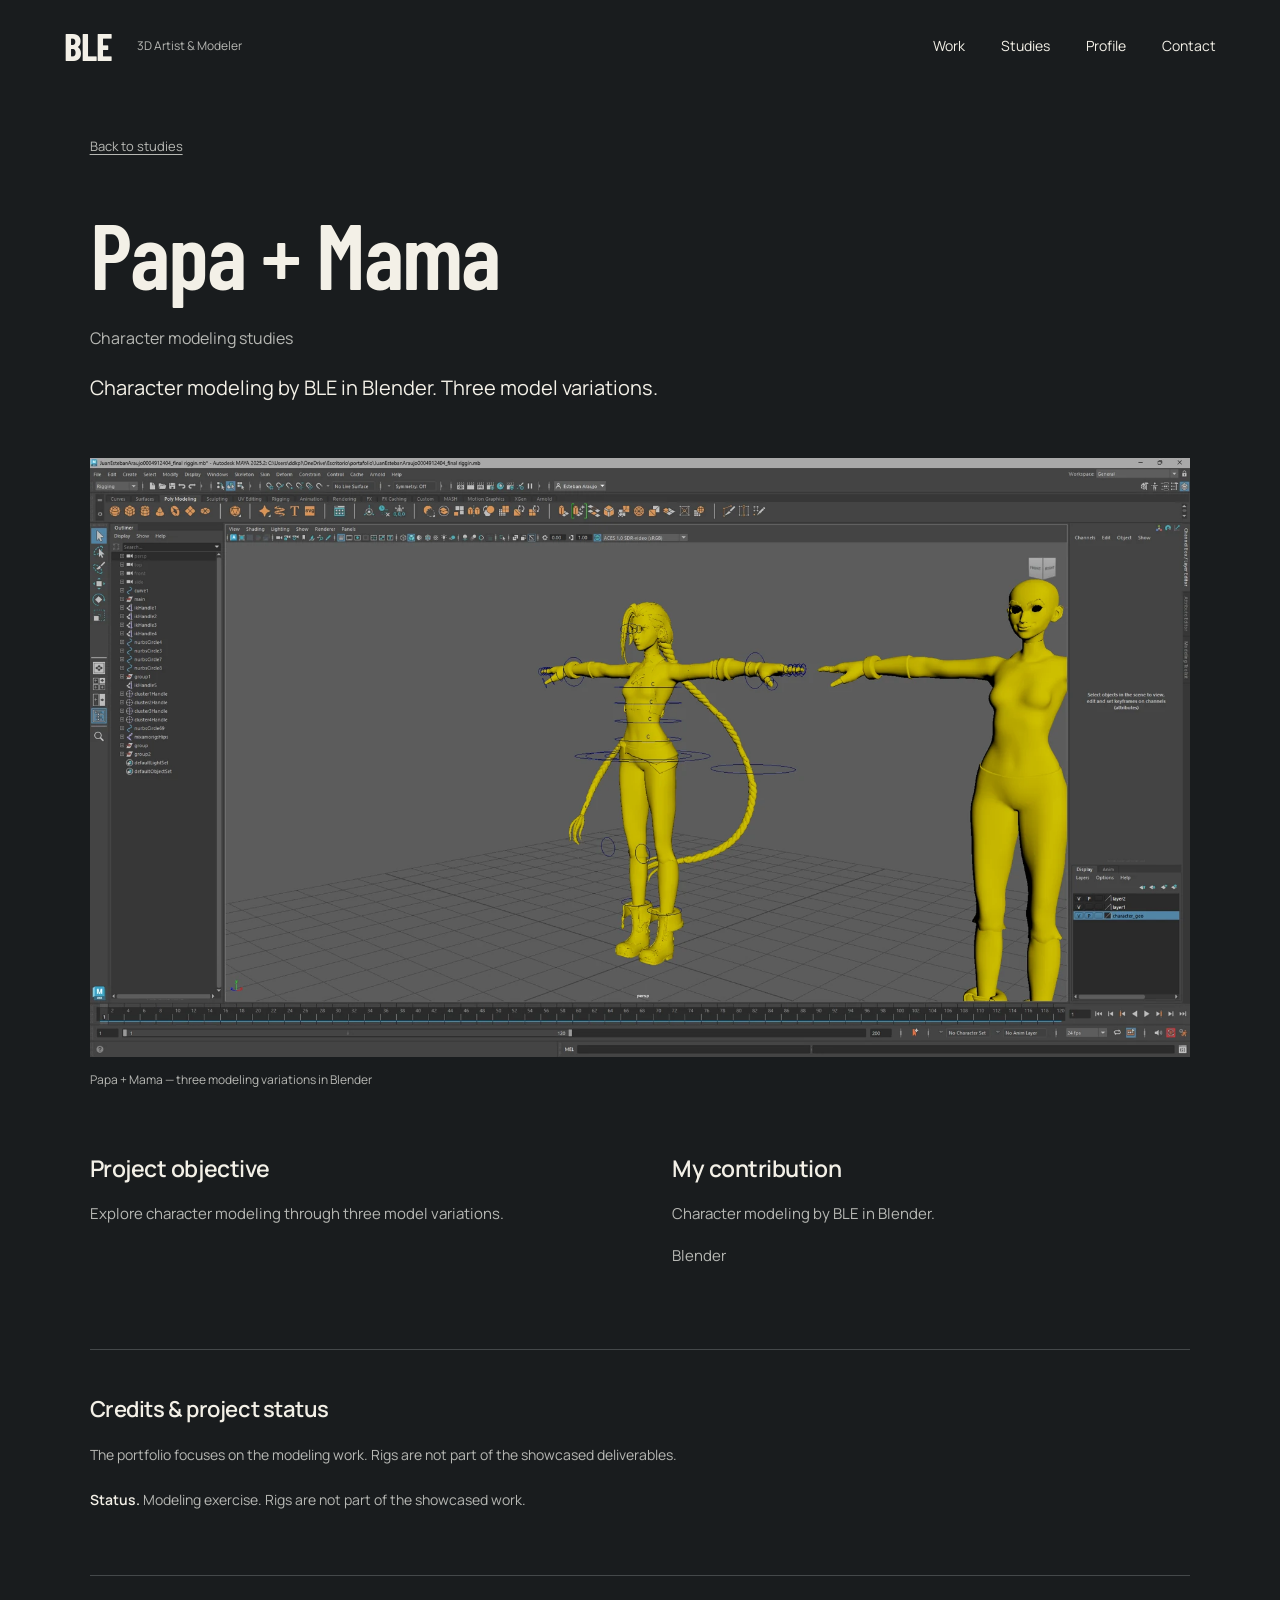
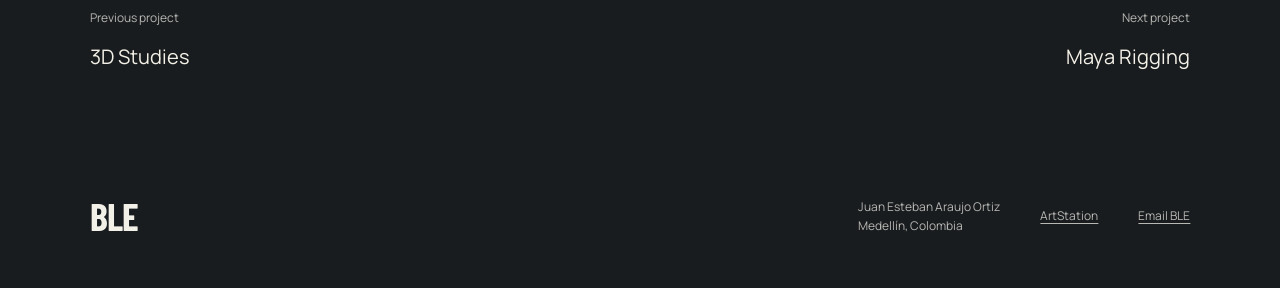
<file: docs/projects/character-studies.html>
<!doctype html>
<html lang="en"><head><meta charset="utf-8"><meta name="viewport" content="width=device-width,initial-scale=1"><meta name="theme-color" content="#191c1e">
<title>Papa + Mama · BLE</title><meta name="description" content="Character modeling by BLE in Blender. Three model variations."><meta property="og:title" content="Papa + Mama · BLE"><meta property="og:description" content="Character modeling by BLE in Blender. Three model variations."><meta property="og:type" content="website"><meta property="og:image" content="https://ble4real.github.io/portafolio/assets/image25.webp"><link rel="icon" href="../assets/favicon.svg" type="image/svg+xml"><link rel="stylesheet" href="../assets/fonts/fonts.css"><link rel="stylesheet" href="../styles.css"><script defer src="../app.js"></script></head>
<body><a class="skip" href="#main">Skip to content</a><header class="site-header"><a class="brand" href="../index.html" aria-label="BLE home">BLE<span>3D Artist &amp; Modeler</span></a><nav aria-label="Main navigation"><a href="../index.html#work">Work</a><a href="../index.html#studies">Studies</a><a href="../index.html#about">Profile</a><a href="../index.html#contact">Contact</a></nav></header><main id="main" class="project-page"><a class="back-link" href="../index.html#studies">Back to studies</a><div class="project-heading"><h1>Papa + Mama</h1><p class="project-kind">Character modeling studies</p><p class="project-intro">Character modeling by BLE in Blender. Three model variations.</p></div><section class="project-gallery lead-gallery" aria-label="Main artwork"><figure class="gallery-item"><button type="button" class="artwork-open" data-image="../assets/image25.webp" data-caption="Papa + Mama — three modeling variations in Blender" aria-label="Enlarge: Papa + Mama — three modeling variations in Blender"><img src="../assets/image25.webp" alt="Papa + Mama — three modeling variations in Blender" loading="eager" width="1600" height="900"></button><figcaption>Papa + Mama — three modeling variations in Blender</figcaption></figure></section><section class="case-overview" aria-label="Project context"><div><h2>Project objective</h2><p>Explore character modeling through three model variations.</p></div><div><h2>My contribution</h2><p>Character modeling by BLE in Blender.</p><p class="tools">Blender</p></div></section><section class="credits"><h2>Credits &amp; project status</h2><p>The portfolio focuses on the modeling work. Rigs are not part of the showcased deliverables.</p><p class="project-status"><strong>Status.</strong> Modeling exercise. Rigs are not part of the showcased work.</p></section><nav class="project-pagination" aria-label="More projects"><a href="3d-studies.html"><span>Previous project</span>3D Studies</a><a href="maya-rigging.html"><span>Next project</span>Maya Rigging</a></nav></main><footer><a class="brand" href="../index.html">BLE</a><p>Juan Esteban Araujo Ortiz<br>Medellín, Colombia</p><a href="https://www.artstation.com/ble4real" target="_blank" rel="noopener noreferrer">ArtStation</a><a href="mailto:arajuanes405@gmail.com">Email BLE</a></footer>
<dialog class="lightbox" aria-label="Enlarged artwork"><button type="button" class="close-lightbox">Close image</button><img src="../assets/image4.webp" alt=""><p></p></dialog></body></html>
</file>
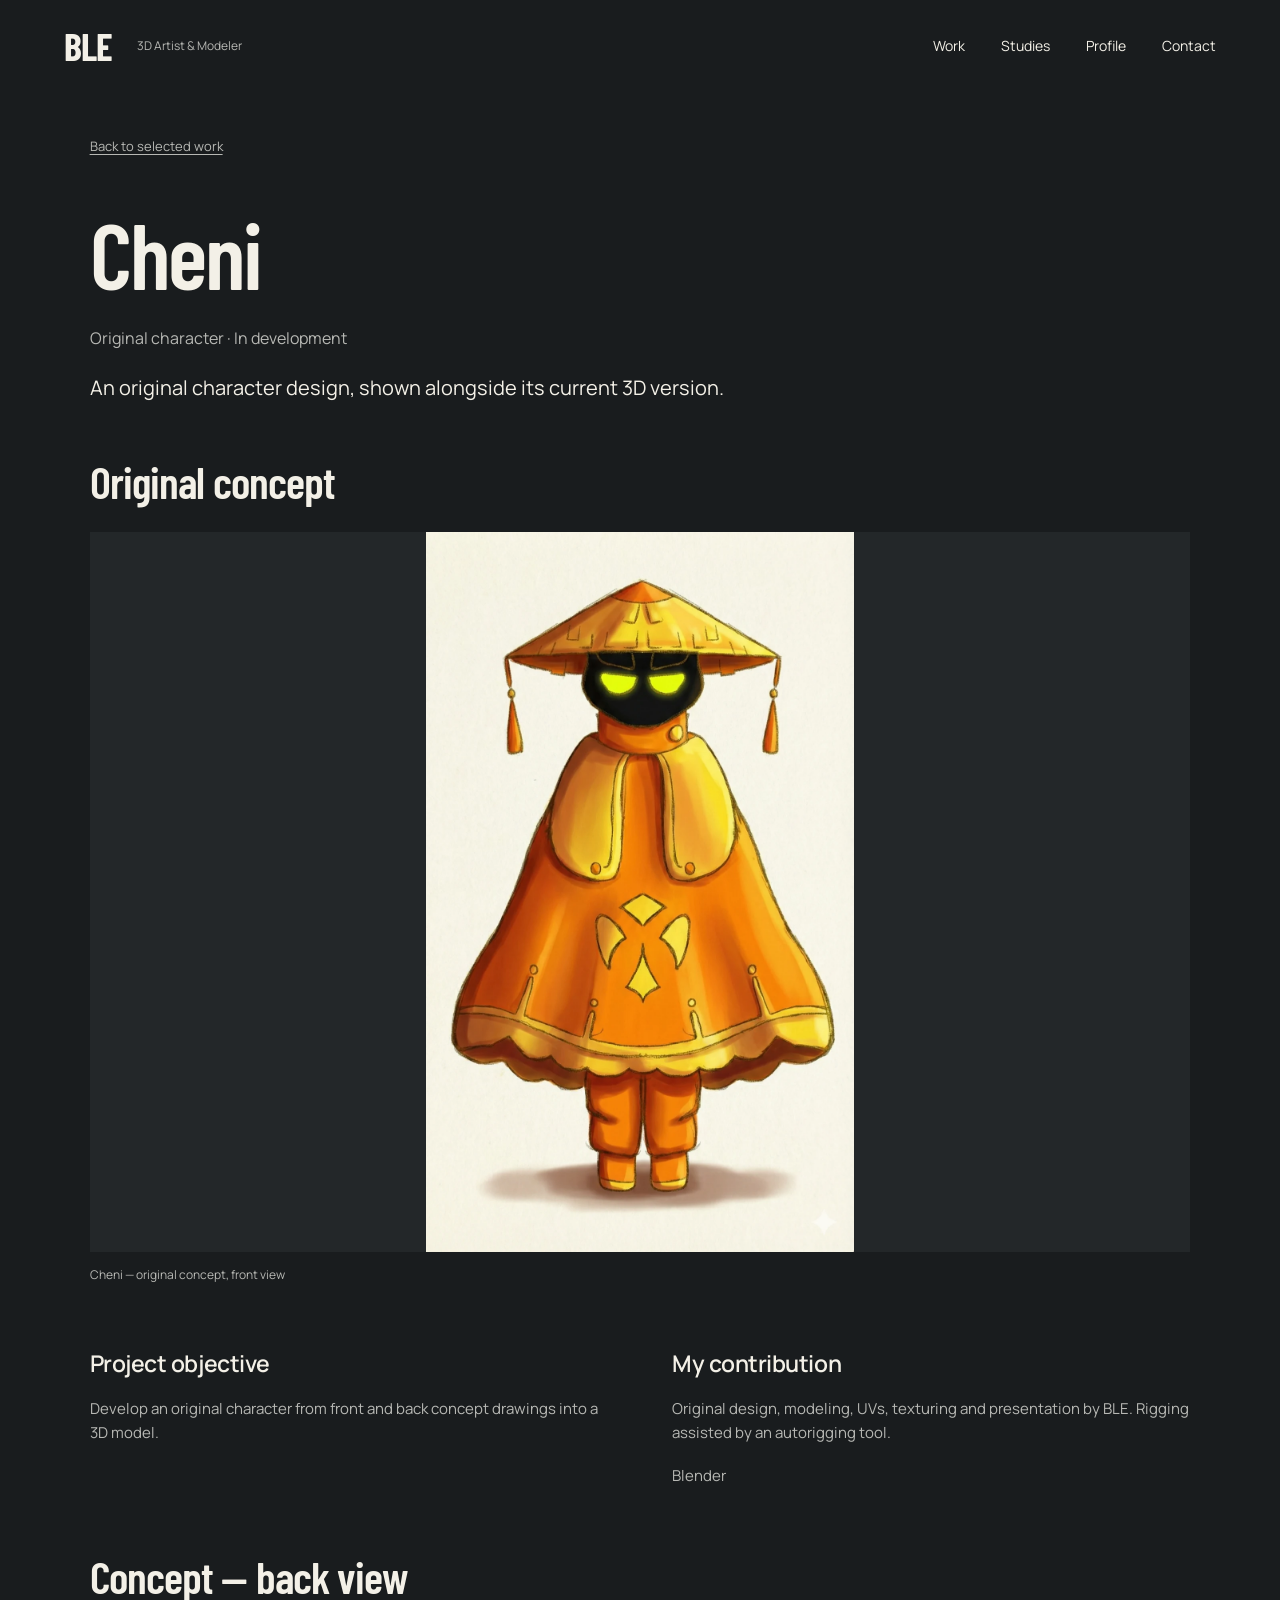
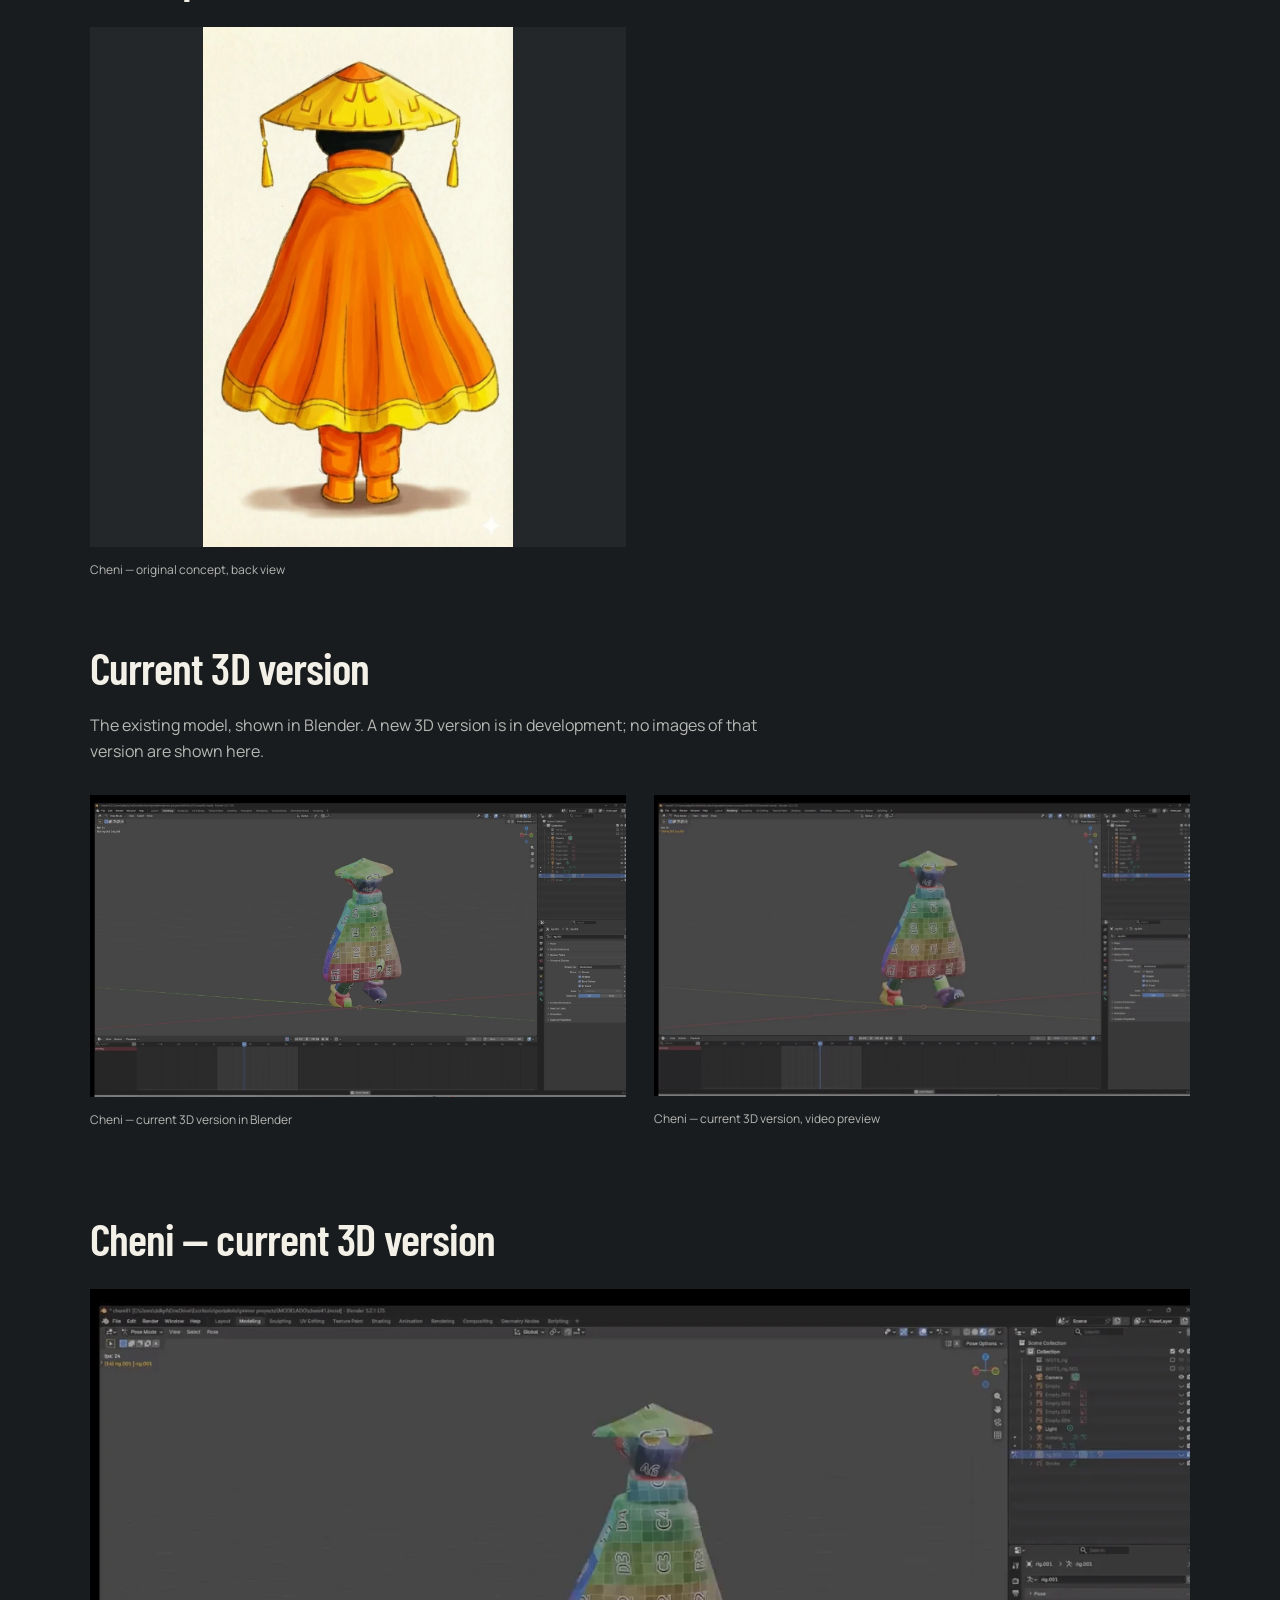
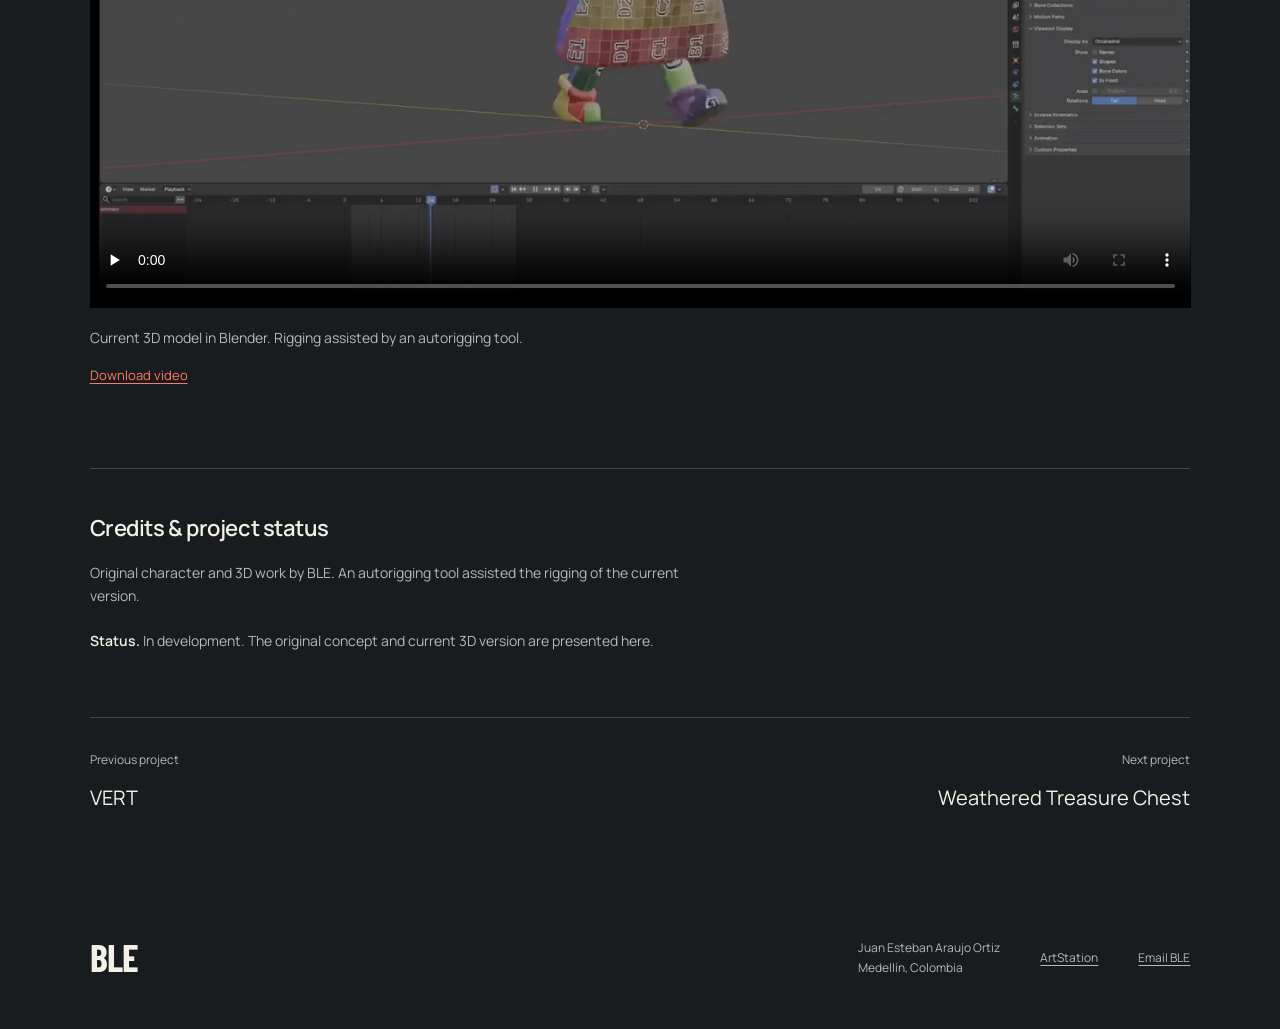
<file: docs/projects/cheni.html>
<!doctype html>
<html lang="en"><head><meta charset="utf-8"><meta name="viewport" content="width=device-width,initial-scale=1"><meta name="theme-color" content="#191c1e">
<title>Cheni · BLE</title><meta name="description" content="An original character design, shown alongside its current 3D version."><meta property="og:title" content="Cheni · BLE"><meta property="og:description" content="An original character design, shown alongside its current 3D version."><meta property="og:type" content="website"><meta property="og:image" content="https://ble4real.github.io/portafolio/assets/image1.webp"><link rel="icon" href="../assets/favicon.svg" type="image/svg+xml"><link rel="stylesheet" href="../assets/fonts/fonts.css"><link rel="stylesheet" href="../styles.css"><script defer src="../app.js"></script></head>
<body><a class="skip" href="#main">Skip to content</a><header class="site-header"><a class="brand" href="../index.html" aria-label="BLE home">BLE<span>3D Artist &amp; Modeler</span></a><nav aria-label="Main navigation"><a href="../index.html#work">Work</a><a href="../index.html#studies">Studies</a><a href="../index.html#about">Profile</a><a href="../index.html#contact">Contact</a></nav></header><main id="main" class="project-page"><a class="back-link" href="../index.html#work">Back to selected work</a><div class="project-heading"><h1>Cheni</h1><p class="project-kind">Original character · In development</p><p class="project-intro">An original character design, shown alongside its current 3D version.</p></div><h2 class="case-section-title">Original concept</h2><section class="project-gallery lead-gallery" aria-label="Main artwork"><figure class="gallery-item"><button type="button" class="artwork-open" data-image="../assets/image1.webp" data-caption="Cheni — original concept, front view" aria-label="Enlarge: Cheni — original concept, front view"><img src="../assets/image1.webp" alt="Cheni — original concept, front view" loading="eager" width="1600" height="900"></button><figcaption>Cheni — original concept, front view</figcaption></figure></section><section class="case-overview" aria-label="Project context"><div><h2>Project objective</h2><p>Develop an original character from front and back concept drawings into a 3D model.</p></div><div><h2>My contribution</h2><p>Original design, modeling, UVs, texturing and presentation by BLE. Rigging assisted by an autorigging tool.</p><p class="tools">Blender</p></div></section><section class="case-process" aria-labelledby="concept-title"><h2 class="case-section-title" id="concept-title">Concept — back view</h2><div class="project-gallery"><figure class="gallery-item"><button type="button" class="artwork-open" data-image="../assets/image21.webp" data-caption="Cheni — original concept, back view" aria-label="Enlarge: Cheni — original concept, back view"><img src="../assets/image21.webp" alt="Cheni — original concept, back view" loading="lazy" width="1600" height="900"></button><figcaption>Cheni — original concept, back view</figcaption></figure></div></section><section class="case-process" aria-labelledby="current-title"><h2 class="case-section-title" id="current-title">Current 3D version</h2><p class="section-intro">The existing model, shown in Blender. A new 3D version is in development; no images of that version are shown here.</p><div class="project-gallery"><figure class="gallery-item"><button type="button" class="artwork-open" data-image="../assets/image22.webp" data-caption="Cheni — current 3D version in Blender" aria-label="Enlarge: Cheni — current 3D version in Blender"><img src="../assets/image22.webp" alt="Cheni — current 3D version in Blender" loading="lazy" width="1600" height="900"></button><figcaption>Cheni — current 3D version in Blender</figcaption></figure><figure class="gallery-item"><button type="button" class="artwork-open" data-image="../assets/image23.webp" data-caption="Cheni — current 3D version, video preview" aria-label="Enlarge: Cheni — current 3D version, video preview"><img src="../assets/image23.webp" alt="Cheni — current 3D version, video preview" loading="lazy" width="1600" height="900"></button><figcaption>Cheni — current 3D version, video preview</figcaption></figure></div></section><section class="film"><h2>Cheni — current 3D version</h2><video controls playsinline preload="none" poster="../assets/image23.webp" aria-label="Cheni — current 3D version"><source src="../assets/media1.mp4" type="video/mp4"><p>Your browser does not support this video. <a href="../assets/media1.mp4">Download the video</a>.</p></video><p>Current 3D model in Blender. Rigging assisted by an autorigging tool.</p><a class="subtle-link" href="../assets/media1.mp4" download>Download video</a></section><section class="credits"><h2>Credits &amp; project status</h2><p>Original character and 3D work by BLE. An autorigging tool assisted the rigging of the current version.</p><p class="project-status"><strong>Status.</strong> In development. The original concept and current 3D version are presented here.</p></section><nav class="project-pagination" aria-label="More projects"><a href="vert.html"><span>Previous project</span>VERT</a><a href="treasure-chest.html"><span>Next project</span>Weathered Treasure Chest</a></nav></main><footer><a class="brand" href="../index.html">BLE</a><p>Juan Esteban Araujo Ortiz<br>Medellín, Colombia</p><a href="https://www.artstation.com/ble4real" target="_blank" rel="noopener noreferrer">ArtStation</a><a href="mailto:arajuanes405@gmail.com">Email BLE</a></footer>
<dialog class="lightbox" aria-label="Enlarged artwork"><button type="button" class="close-lightbox">Close image</button><img src="../assets/image4.webp" alt=""><p></p></dialog></body></html>
</file>
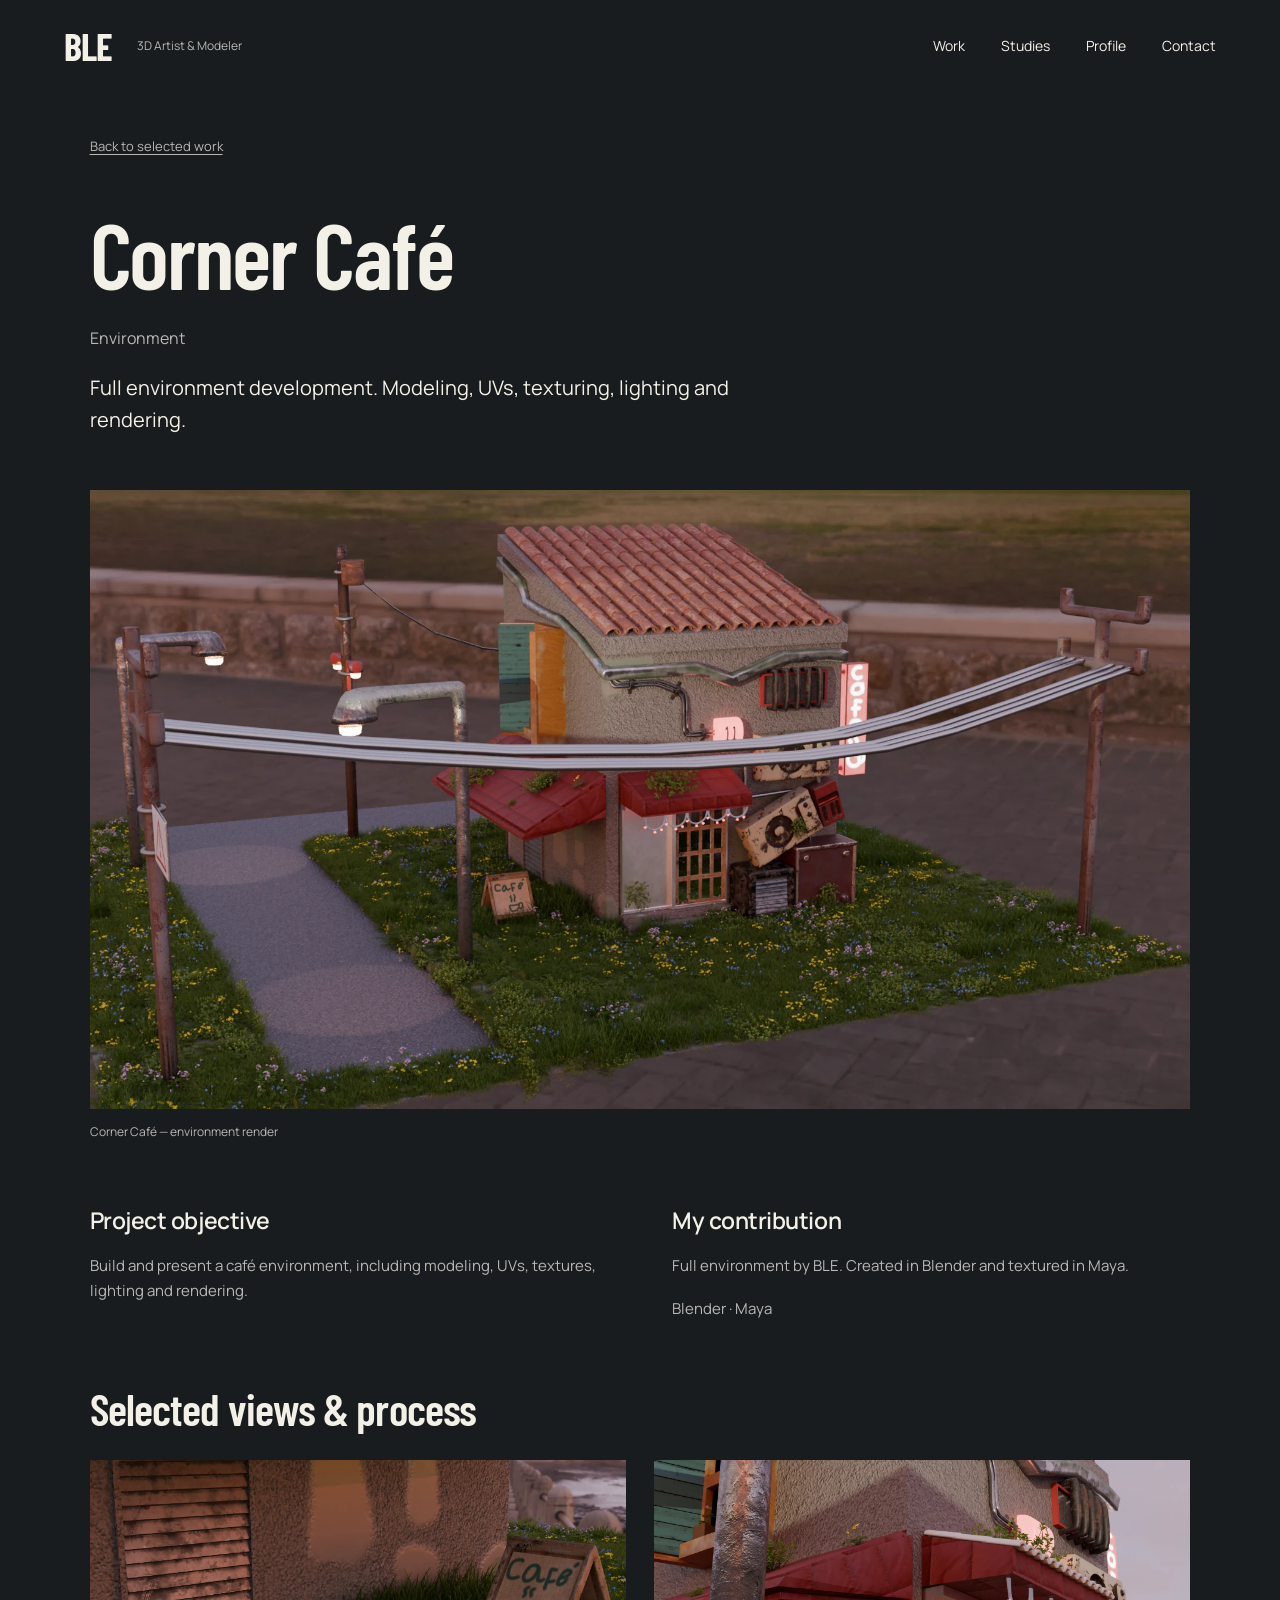
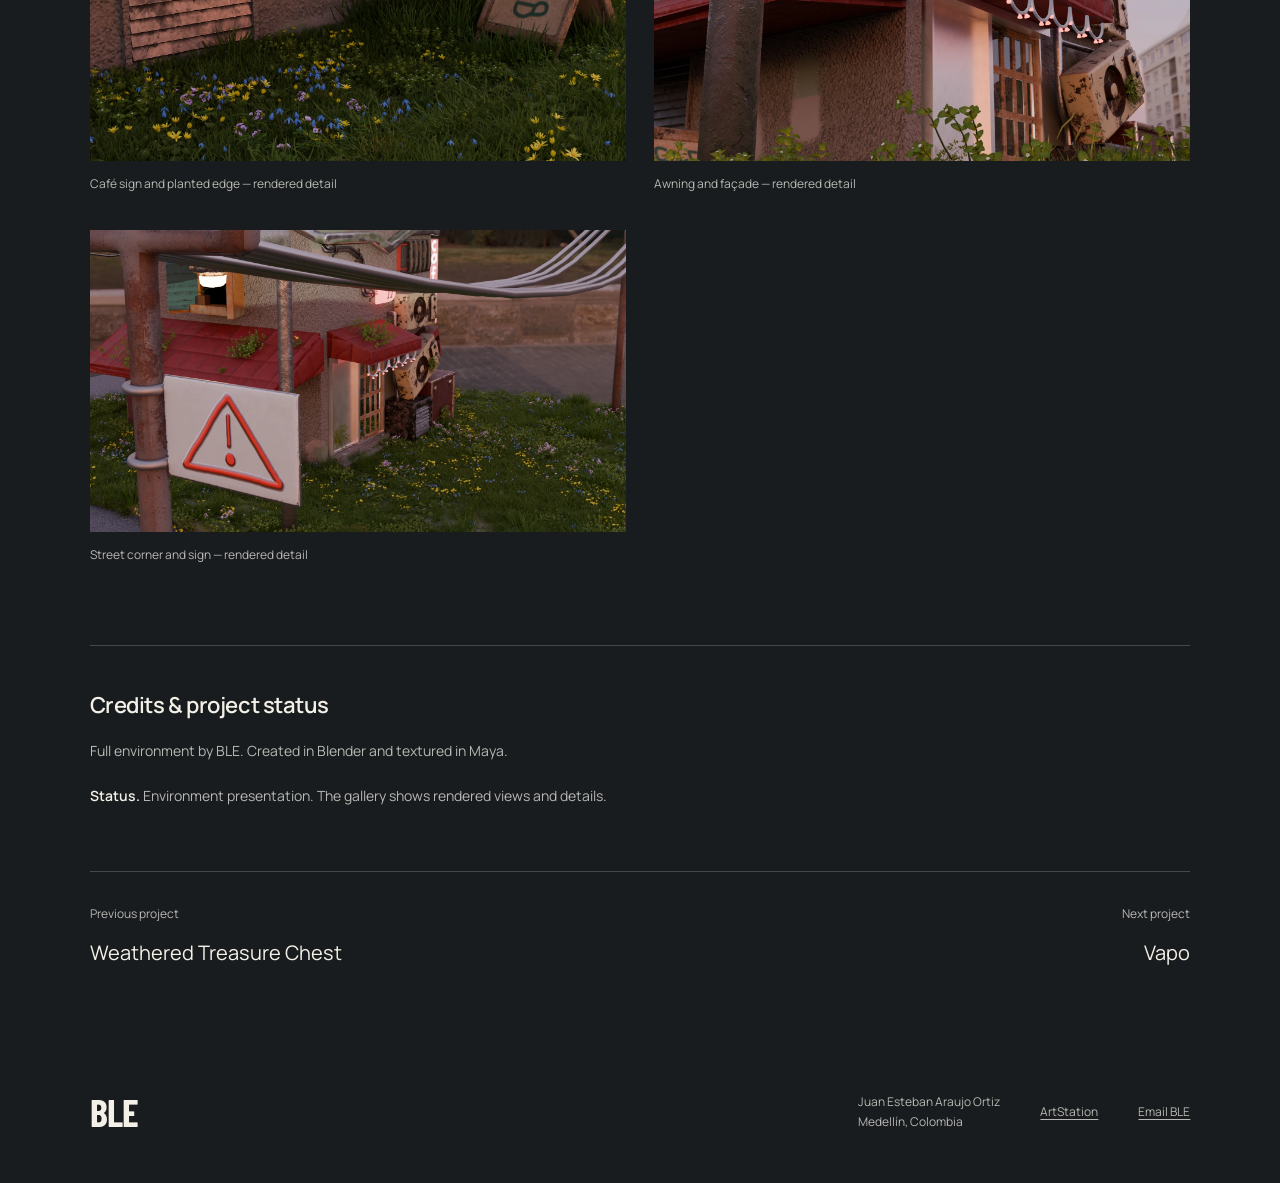
<file: docs/projects/corner-cafe.html>
<!doctype html>
<html lang="en"><head><meta charset="utf-8"><meta name="viewport" content="width=device-width,initial-scale=1"><meta name="theme-color" content="#191c1e">
<title>Corner Café · BLE</title><meta name="description" content="Full environment development. Modeling, UVs, texturing, lighting and rendering."><meta property="og:title" content="Corner Café · BLE"><meta property="og:description" content="Full environment development. Modeling, UVs, texturing, lighting and rendering."><meta property="og:type" content="website"><meta property="og:image" content="https://ble4real.github.io/portafolio/assets/image2.webp"><link rel="icon" href="../assets/favicon.svg" type="image/svg+xml"><link rel="stylesheet" href="../assets/fonts/fonts.css"><link rel="stylesheet" href="../styles.css"><script defer src="../app.js"></script></head>
<body><a class="skip" href="#main">Skip to content</a><header class="site-header"><a class="brand" href="../index.html" aria-label="BLE home">BLE<span>3D Artist &amp; Modeler</span></a><nav aria-label="Main navigation"><a href="../index.html#work">Work</a><a href="../index.html#studies">Studies</a><a href="../index.html#about">Profile</a><a href="../index.html#contact">Contact</a></nav></header><main id="main" class="project-page"><a class="back-link" href="../index.html#work">Back to selected work</a><div class="project-heading"><h1>Corner Café</h1><p class="project-kind">Environment</p><p class="project-intro">Full environment development. Modeling, UVs, texturing, lighting and rendering.</p></div><section class="project-gallery lead-gallery" aria-label="Main artwork"><figure class="gallery-item"><button type="button" class="artwork-open" data-image="../assets/image2.webp" data-caption="Corner Café — environment render" aria-label="Enlarge: Corner Café — environment render"><img src="../assets/image2.webp" alt="Corner Café — environment render" loading="eager" width="1600" height="900"></button><figcaption>Corner Café — environment render</figcaption></figure></section><section class="case-overview" aria-label="Project context"><div><h2>Project objective</h2><p>Build and present a café environment, including modeling, UVs, textures, lighting and rendering.</p></div><div><h2>My contribution</h2><p>Full environment by BLE. Created in Blender and textured in Maya.</p><p class="tools">Blender · Maya</p></div></section><section class="case-process" aria-labelledby="process-title"><h2 class="case-section-title" id="process-title">Selected views &amp; process</h2><div class="project-gallery"><figure class="gallery-item"><button type="button" class="artwork-open" data-image="../assets/image9.webp" data-caption="Café sign and planted edge — rendered detail" aria-label="Enlarge: Café sign and planted edge — rendered detail"><img src="../assets/image9.webp" alt="Café sign and planted edge — rendered detail" loading="lazy" width="1600" height="900"></button><figcaption>Café sign and planted edge — rendered detail</figcaption></figure><figure class="gallery-item"><button type="button" class="artwork-open" data-image="../assets/image10.webp" data-caption="Awning and façade — rendered detail" aria-label="Enlarge: Awning and façade — rendered detail"><img src="../assets/image10.webp" alt="Awning and façade — rendered detail" loading="lazy" width="1600" height="900"></button><figcaption>Awning and façade — rendered detail</figcaption></figure><figure class="gallery-item"><button type="button" class="artwork-open" data-image="../assets/image11.webp" data-caption="Street corner and sign — rendered detail" aria-label="Enlarge: Street corner and sign — rendered detail"><img src="../assets/image11.webp" alt="Street corner and sign — rendered detail" loading="lazy" width="1600" height="900"></button><figcaption>Street corner and sign — rendered detail</figcaption></figure></div></section><section class="credits"><h2>Credits &amp; project status</h2><p>Full environment by BLE. Created in Blender and textured in Maya.</p><p class="project-status"><strong>Status.</strong> Environment presentation. The gallery shows rendered views and details.</p></section><nav class="project-pagination" aria-label="More projects"><a href="treasure-chest.html"><span>Previous project</span>Weathered Treasure Chest</a><a href="vapo.html"><span>Next project</span>Vapo</a></nav></main><footer><a class="brand" href="../index.html">BLE</a><p>Juan Esteban Araujo Ortiz<br>Medellín, Colombia</p><a href="https://www.artstation.com/ble4real" target="_blank" rel="noopener noreferrer">ArtStation</a><a href="mailto:arajuanes405@gmail.com">Email BLE</a></footer>
<dialog class="lightbox" aria-label="Enlarged artwork"><button type="button" class="close-lightbox">Close image</button><img src="../assets/image4.webp" alt=""><p></p></dialog></body></html>
</file>
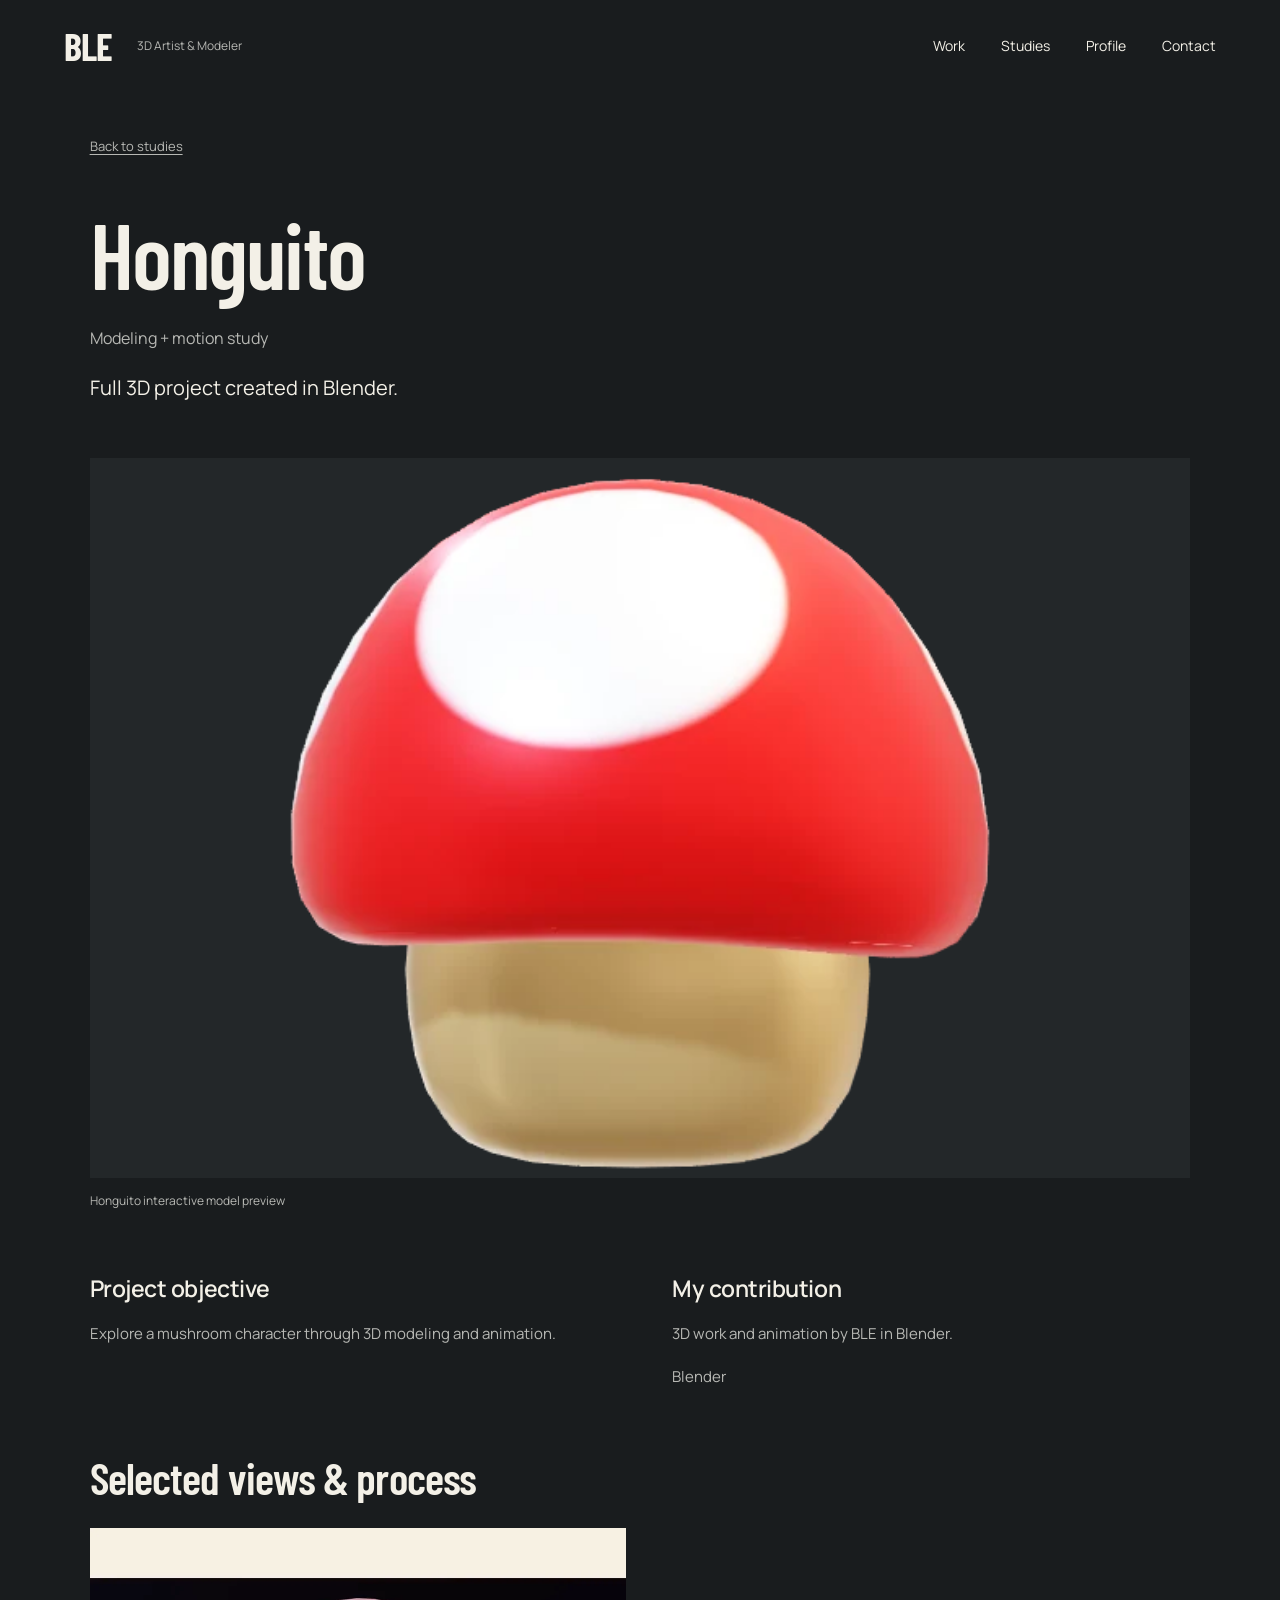
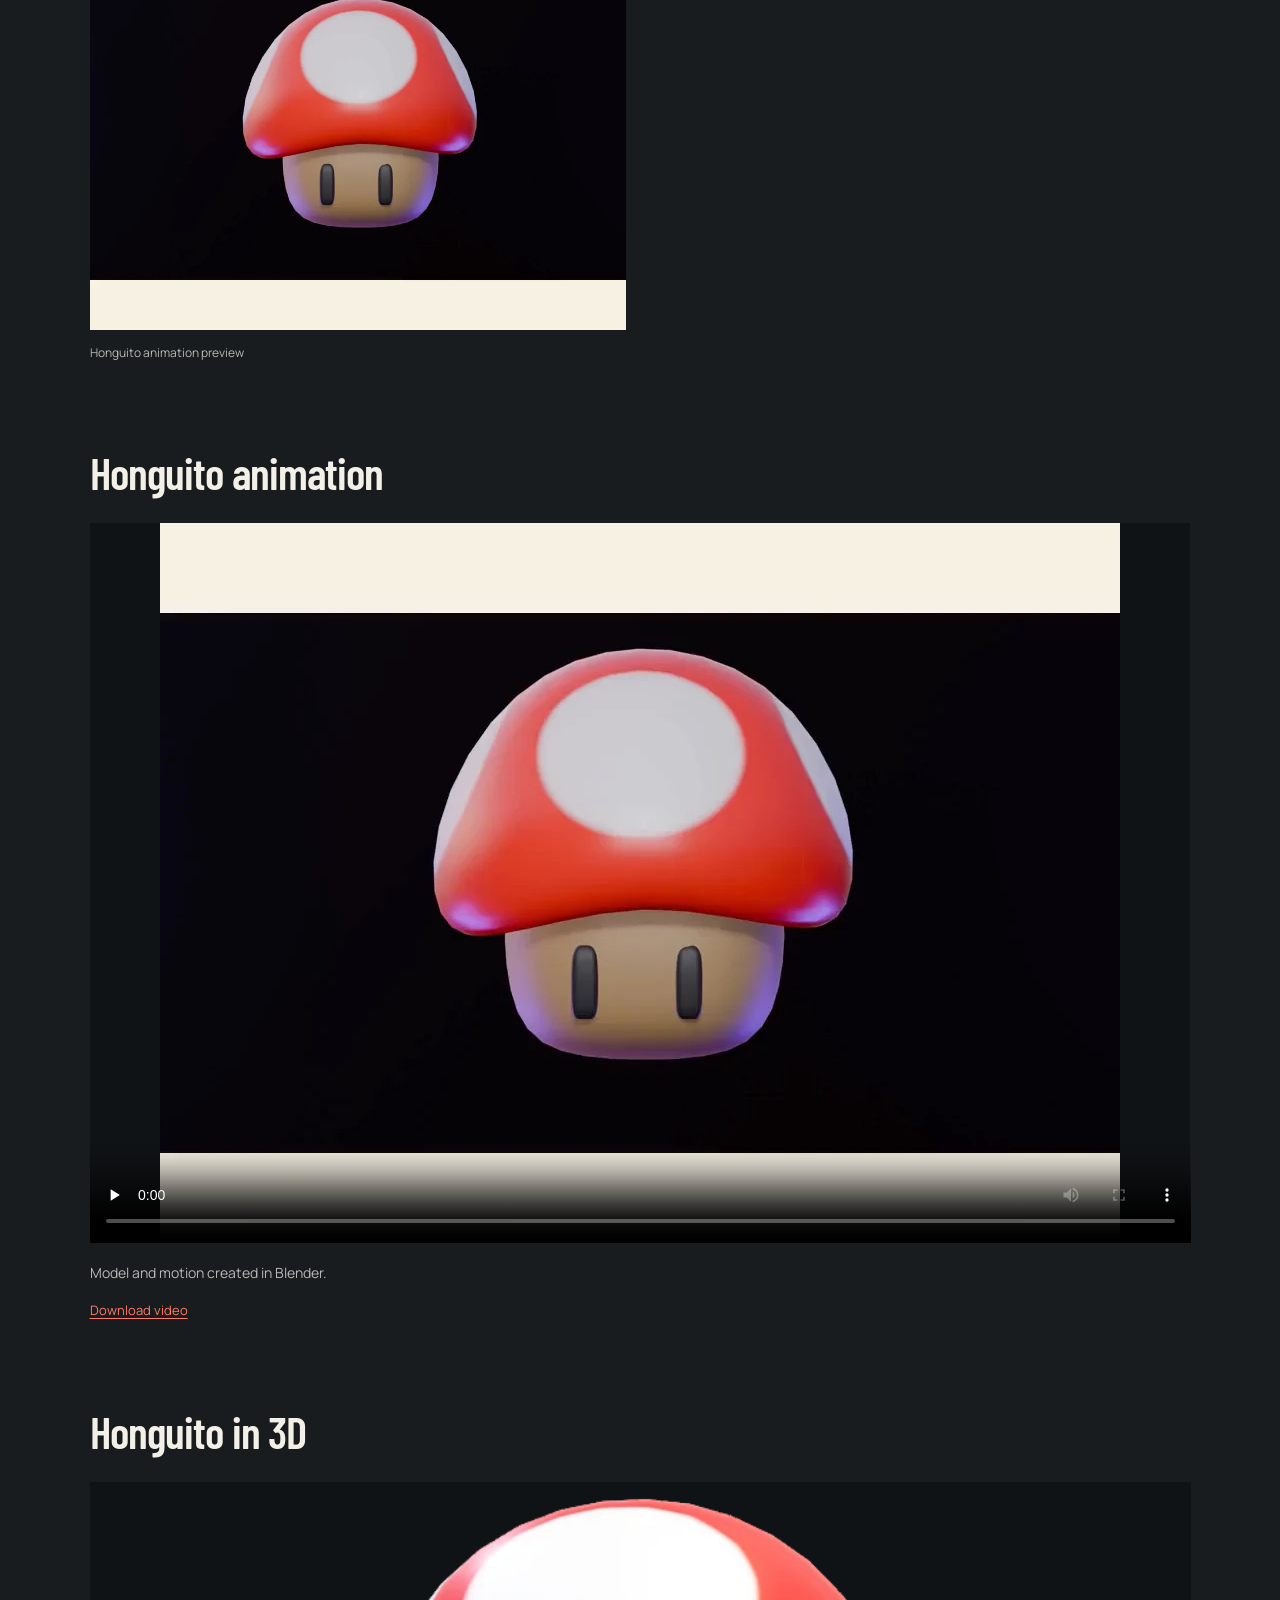
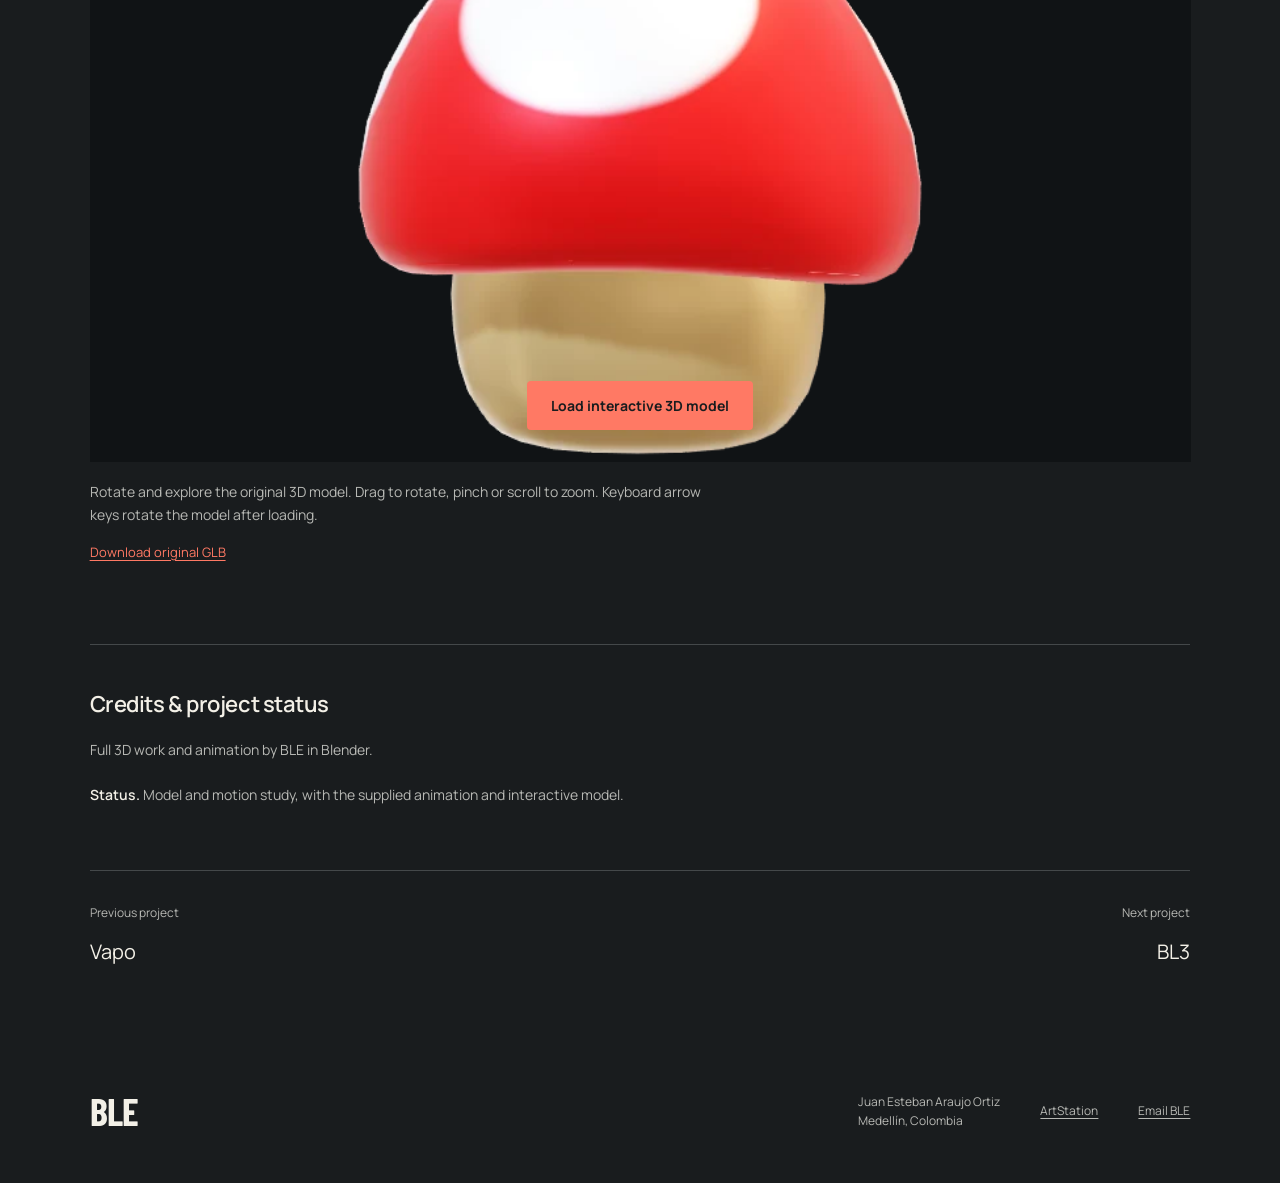
<file: docs/projects/honguito.html>
<!doctype html>
<html lang="en"><head><meta charset="utf-8"><meta name="viewport" content="width=device-width,initial-scale=1"><meta name="theme-color" content="#191c1e">
<title>Honguito · BLE</title><meta name="description" content="Full 3D project created in Blender."><meta property="og:title" content="Honguito · BLE"><meta property="og:description" content="Full 3D project created in Blender."><meta property="og:type" content="website"><meta property="og:image" content="https://ble4real.github.io/portafolio/assets/image29.webp"><link rel="icon" href="../assets/favicon.svg" type="image/svg+xml"><link rel="stylesheet" href="../assets/fonts/fonts.css"><link rel="stylesheet" href="../styles.css"><script defer src="../app.js"></script></head>
<body><a class="skip" href="#main">Skip to content</a><header class="site-header"><a class="brand" href="../index.html" aria-label="BLE home">BLE<span>3D Artist &amp; Modeler</span></a><nav aria-label="Main navigation"><a href="../index.html#work">Work</a><a href="../index.html#studies">Studies</a><a href="../index.html#about">Profile</a><a href="../index.html#contact">Contact</a></nav></header><main id="main" class="project-page"><a class="back-link" href="../index.html#studies">Back to studies</a><div class="project-heading"><h1>Honguito</h1><p class="project-kind">Modeling + motion study</p><p class="project-intro">Full 3D project created in Blender.</p></div><section class="project-gallery lead-gallery" aria-label="Main artwork"><figure class="gallery-item"><button type="button" class="artwork-open" data-image="../assets/image29.webp" data-caption="Honguito interactive model preview" aria-label="Enlarge: Honguito interactive model preview"><img src="../assets/image29.webp" alt="Honguito interactive model preview" loading="eager" width="1600" height="900"></button><figcaption>Honguito interactive model preview</figcaption></figure></section><section class="case-overview" aria-label="Project context"><div><h2>Project objective</h2><p>Explore a mushroom character through 3D modeling and animation.</p></div><div><h2>My contribution</h2><p>3D work and animation by BLE in Blender.</p><p class="tools">Blender</p></div></section><section class="case-process" aria-labelledby="process-title"><h2 class="case-section-title" id="process-title">Selected views &amp; process</h2><div class="project-gallery"><figure class="gallery-item"><button type="button" class="artwork-open" data-image="../assets/image28.webp" data-caption="Honguito animation preview" aria-label="Enlarge: Honguito animation preview"><img src="../assets/image28.webp" alt="Honguito animation preview" loading="lazy" width="1600" height="900"></button><figcaption>Honguito animation preview</figcaption></figure></div></section><section class="film"><h2>Honguito animation</h2><video controls playsinline preload="none" poster="../assets/image28.webp" aria-label="Honguito animation"><source src="../assets/media2.mp4" type="video/mp4"><p>Your browser does not support this video. <a href="../assets/media2.mp4">Download the video</a>.</p></video><p>Model and motion created in Blender.</p><a class="subtle-link" href="../assets/media2.mp4" download>Download video</a></section><section class="model-section"><h2>Honguito in 3D</h2><div class="model-shell"><model-viewer src="../assets/model3d3.glb" poster="../assets/image29.webp" alt="Interactive 3D model of Honguito" camera-controls touch-action="pan-y" shadow-intensity="1" exposure="1" loading="lazy" reveal="interaction"><button type="button" slot="poster" class="model-poster" style="background-image:url('../assets/image29.webp')"><span>Load interactive 3D model</span></button><div slot="progress-bar" class="model-progress">Loading 3D model…</div></model-viewer><p class="model-error" hidden>The 3D preview could not load. You can download the original model below.</p></div><p>Rotate and explore the original 3D model. Drag to rotate, pinch or scroll to zoom. Keyboard arrow keys rotate the model after loading.</p><a class="subtle-link" href="../assets/model3d3.glb" download>Download original GLB</a></section><section class="credits"><h2>Credits &amp; project status</h2><p>Full 3D work and animation by BLE in Blender.</p><p class="project-status"><strong>Status.</strong> Model and motion study, with the supplied animation and interactive model.</p></section><nav class="project-pagination" aria-label="More projects"><a href="vapo.html"><span>Previous project</span>Vapo</a><a href="bl3.html"><span>Next project</span>BL3</a></nav></main><script type="module" src="../assets/vendor/model-viewer.min.js"></script><footer><a class="brand" href="../index.html">BLE</a><p>Juan Esteban Araujo Ortiz<br>Medellín, Colombia</p><a href="https://www.artstation.com/ble4real" target="_blank" rel="noopener noreferrer">ArtStation</a><a href="mailto:arajuanes405@gmail.com">Email BLE</a></footer>
<dialog class="lightbox" aria-label="Enlarged artwork"><button type="button" class="close-lightbox">Close image</button><img src="../assets/image4.webp" alt=""><p></p></dialog></body></html>
</file>
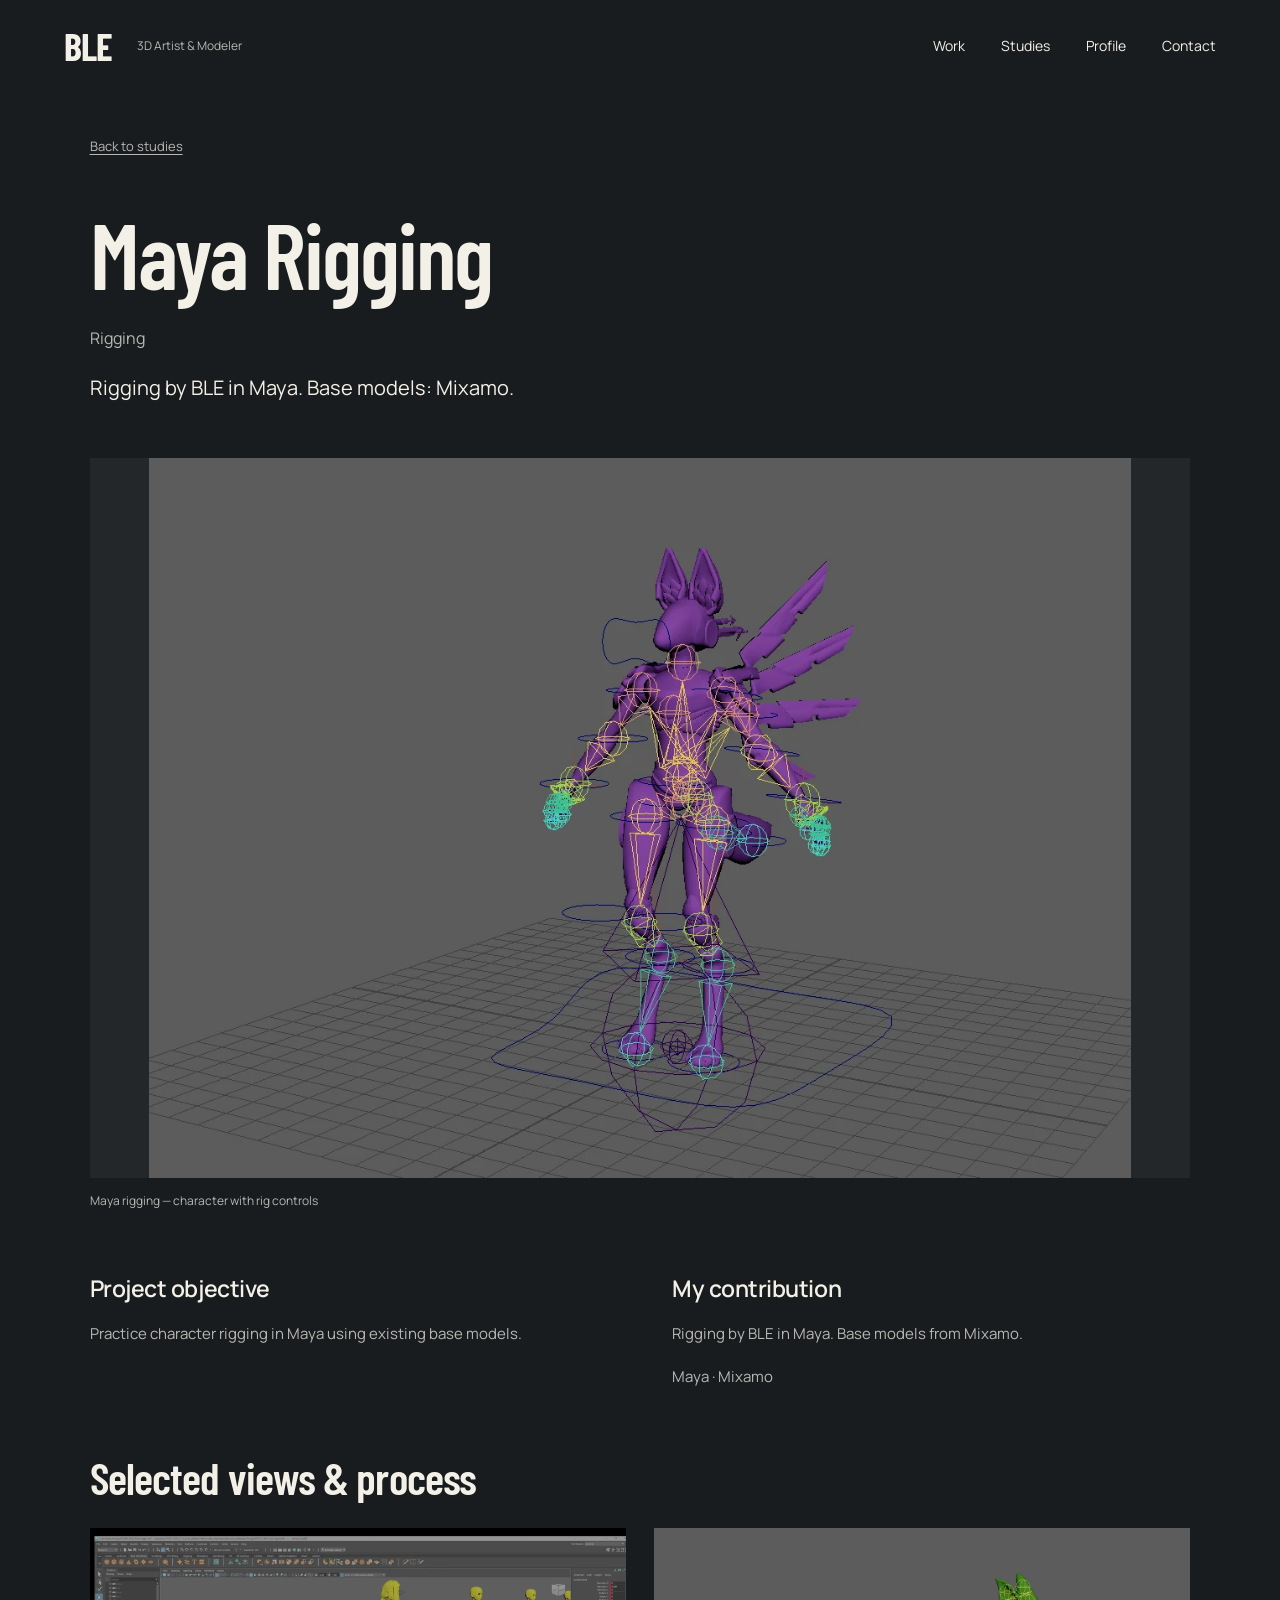
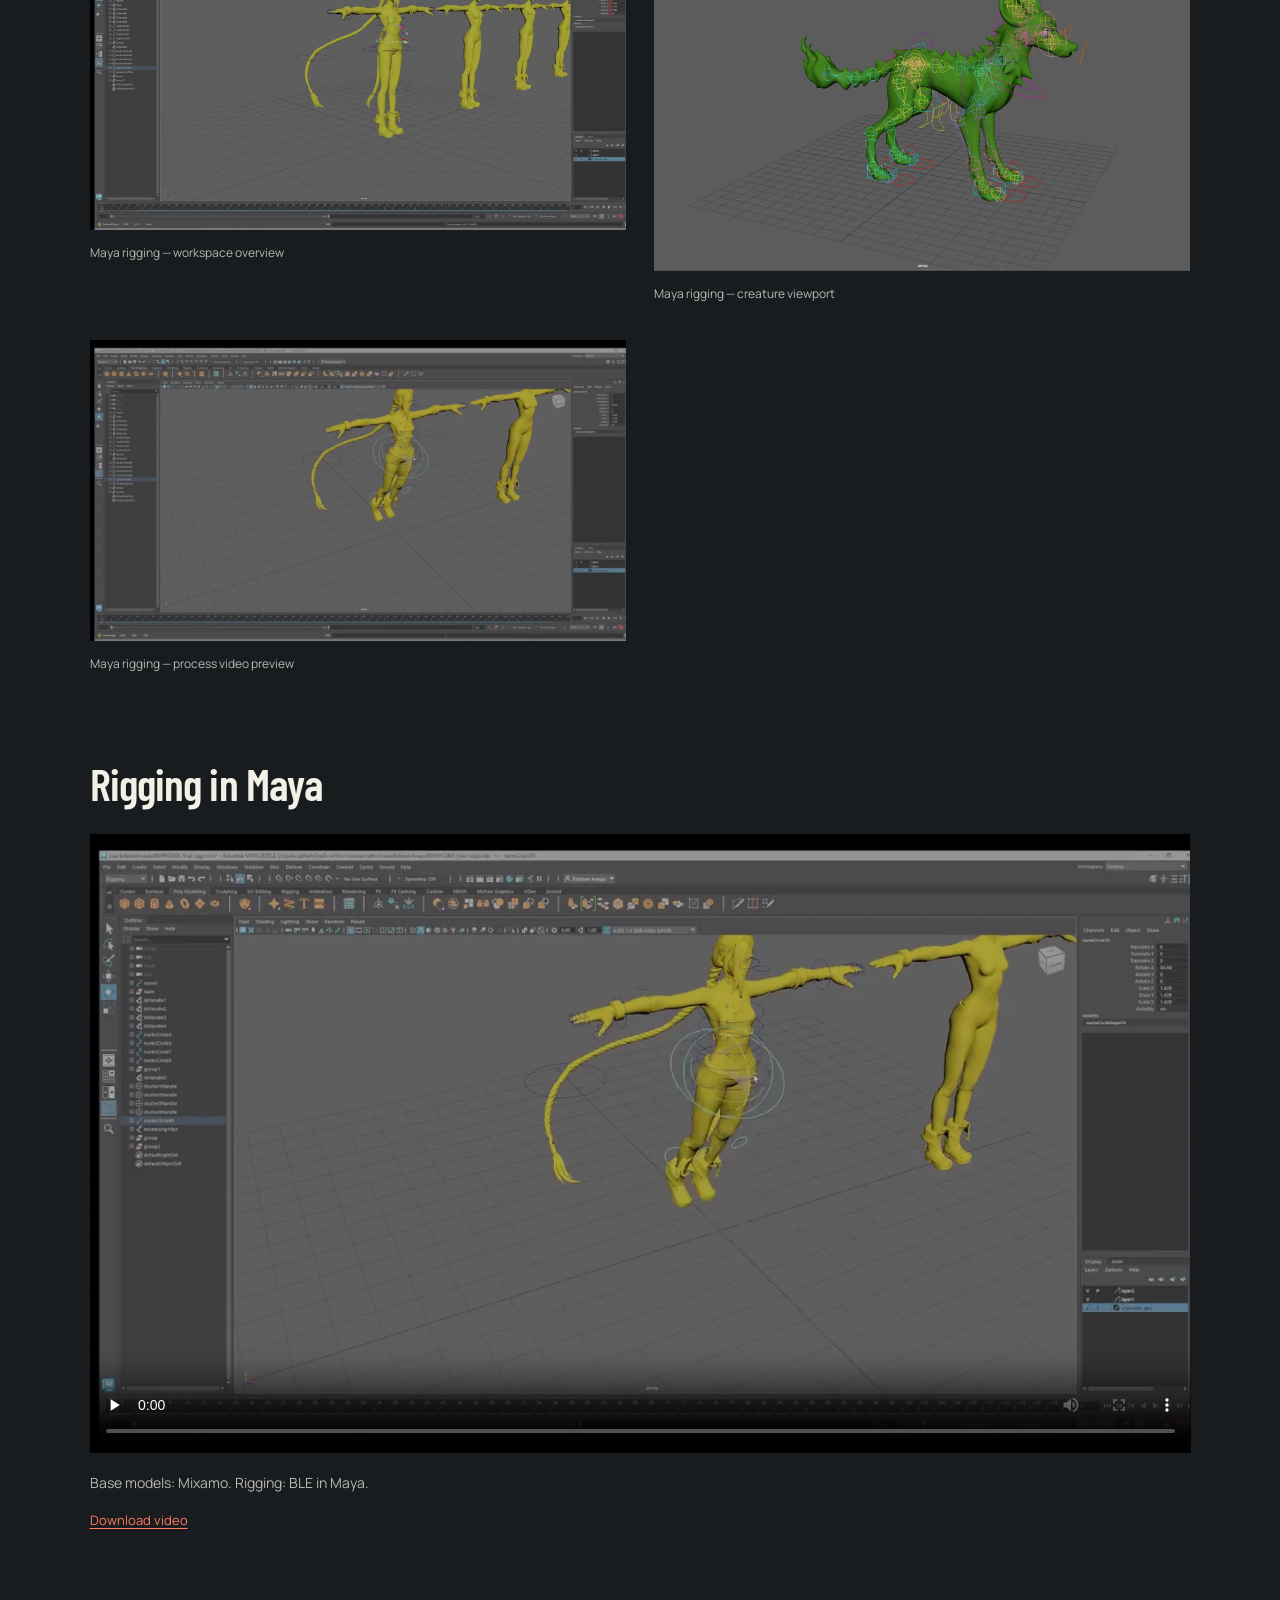
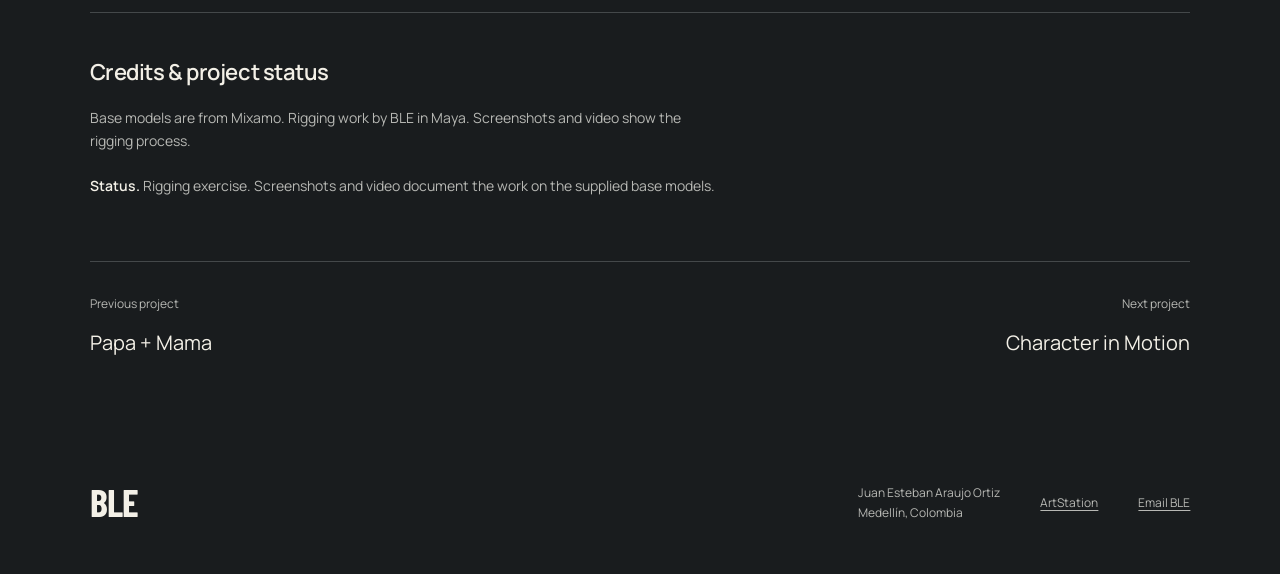
<file: docs/projects/maya-rigging.html>
<!doctype html>
<html lang="en"><head><meta charset="utf-8"><meta name="viewport" content="width=device-width,initial-scale=1"><meta name="theme-color" content="#191c1e">
<title>Maya Rigging · BLE</title><meta name="description" content="Rigging by BLE in Maya. Base models: Mixamo."><meta property="og:title" content="Maya Rigging · BLE"><meta property="og:description" content="Rigging by BLE in Maya. Base models: Mixamo."><meta property="og:type" content="website"><meta property="og:image" content="https://ble4real.github.io/portafolio/assets/image31.webp"><link rel="icon" href="../assets/favicon.svg" type="image/svg+xml"><link rel="stylesheet" href="../assets/fonts/fonts.css"><link rel="stylesheet" href="../styles.css"><script defer src="../app.js"></script></head>
<body><a class="skip" href="#main">Skip to content</a><header class="site-header"><a class="brand" href="../index.html" aria-label="BLE home">BLE<span>3D Artist &amp; Modeler</span></a><nav aria-label="Main navigation"><a href="../index.html#work">Work</a><a href="../index.html#studies">Studies</a><a href="../index.html#about">Profile</a><a href="../index.html#contact">Contact</a></nav></header><main id="main" class="project-page"><a class="back-link" href="../index.html#studies">Back to studies</a><div class="project-heading"><h1>Maya Rigging</h1><p class="project-kind">Rigging</p><p class="project-intro">Rigging by BLE in Maya. Base models: Mixamo.</p></div><section class="project-gallery lead-gallery" aria-label="Main artwork"><figure class="gallery-item"><button type="button" class="artwork-open" data-image="../assets/image31.webp" data-caption="Maya rigging — character with rig controls" aria-label="Enlarge: Maya rigging — character with rig controls"><img src="../assets/image31.webp" alt="Maya rigging — character with rig controls" loading="eager" width="1600" height="900"></button><figcaption>Maya rigging — character with rig controls</figcaption></figure></section><section class="case-overview" aria-label="Project context"><div><h2>Project objective</h2><p>Practice character rigging in Maya using existing base models.</p></div><div><h2>My contribution</h2><p>Rigging by BLE in Maya. Base models from Mixamo.</p><p class="tools">Maya · Mixamo</p></div></section><section class="case-process" aria-labelledby="process-title"><h2 class="case-section-title" id="process-title">Selected views &amp; process</h2><div class="project-gallery"><figure class="gallery-item"><button type="button" class="artwork-open" data-image="../assets/image30.webp" data-caption="Maya rigging — workspace overview" aria-label="Enlarge: Maya rigging — workspace overview"><img src="../assets/image30.webp" alt="Maya rigging — workspace overview" loading="lazy" width="1600" height="900"></button><figcaption>Maya rigging — workspace overview</figcaption></figure><figure class="gallery-item"><button type="button" class="artwork-open" data-image="../assets/image32.webp" data-caption="Maya rigging — creature viewport" aria-label="Enlarge: Maya rigging — creature viewport"><img src="../assets/image32.webp" alt="Maya rigging — creature viewport" loading="lazy" width="1600" height="900"></button><figcaption>Maya rigging — creature viewport</figcaption></figure><figure class="gallery-item"><button type="button" class="artwork-open" data-image="../assets/image33.webp" data-caption="Maya rigging — process video preview" aria-label="Enlarge: Maya rigging — process video preview"><img src="../assets/image33.webp" alt="Maya rigging — process video preview" loading="lazy" width="1600" height="900"></button><figcaption>Maya rigging — process video preview</figcaption></figure></div></section><section class="film"><h2>Rigging in Maya</h2><video controls playsinline preload="none" poster="../assets/image33.webp" aria-label="Rigging in Maya"><source src="../assets/media3.mp4" type="video/mp4"><p>Your browser does not support this video. <a href="../assets/media3.mp4">Download the video</a>.</p></video><p>Base models: Mixamo. Rigging: BLE in Maya.</p><a class="subtle-link" href="../assets/media3.mp4" download>Download video</a></section><section class="credits"><h2>Credits &amp; project status</h2><p>Base models are from Mixamo. Rigging work by BLE in Maya. Screenshots and video show the rigging process.</p><p class="project-status"><strong>Status.</strong> Rigging exercise. Screenshots and video document the work on the supplied base models.</p></section><nav class="project-pagination" aria-label="More projects"><a href="character-studies.html"><span>Previous project</span>Papa + Mama</a><a href="animation-studies.html"><span>Next project</span>Character in Motion</a></nav></main><footer><a class="brand" href="../index.html">BLE</a><p>Juan Esteban Araujo Ortiz<br>Medellín, Colombia</p><a href="https://www.artstation.com/ble4real" target="_blank" rel="noopener noreferrer">ArtStation</a><a href="mailto:arajuanes405@gmail.com">Email BLE</a></footer>
<dialog class="lightbox" aria-label="Enlarged artwork"><button type="button" class="close-lightbox">Close image</button><img src="../assets/image4.webp" alt=""><p></p></dialog></body></html>
</file>
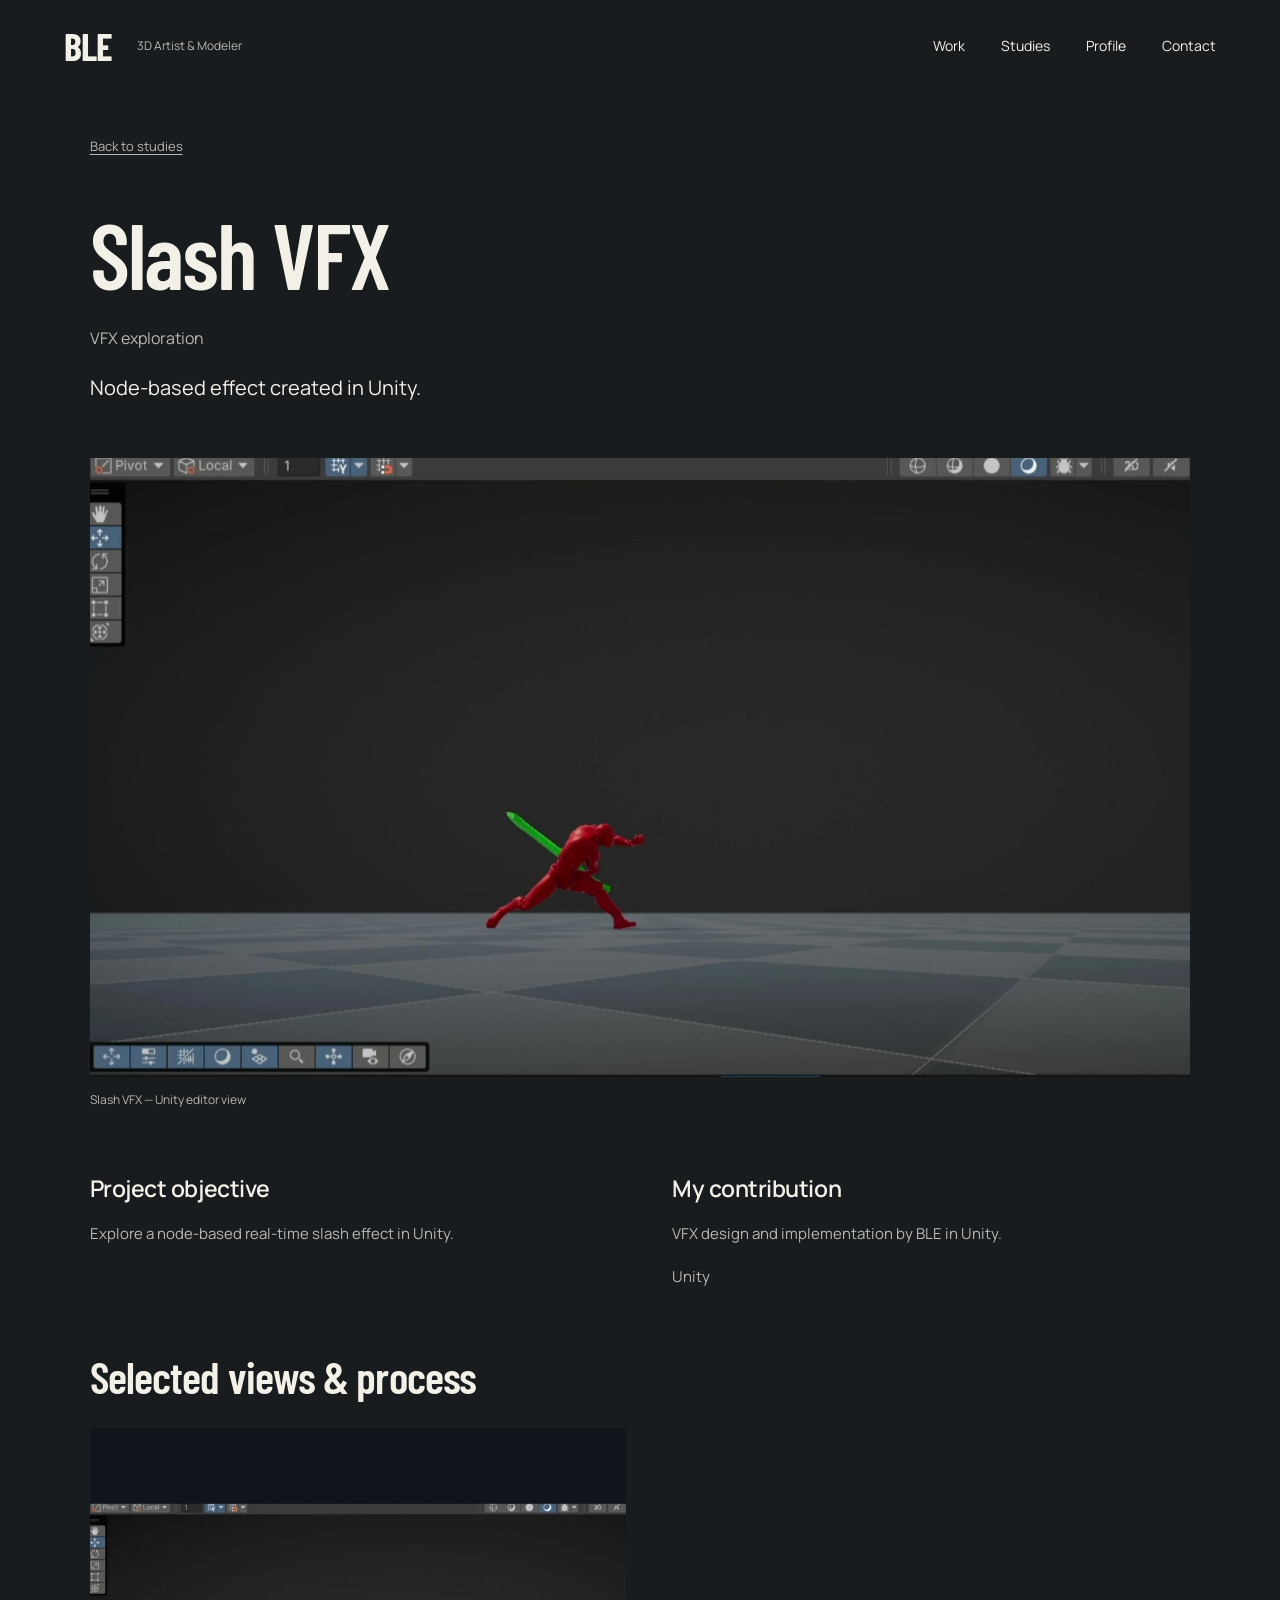
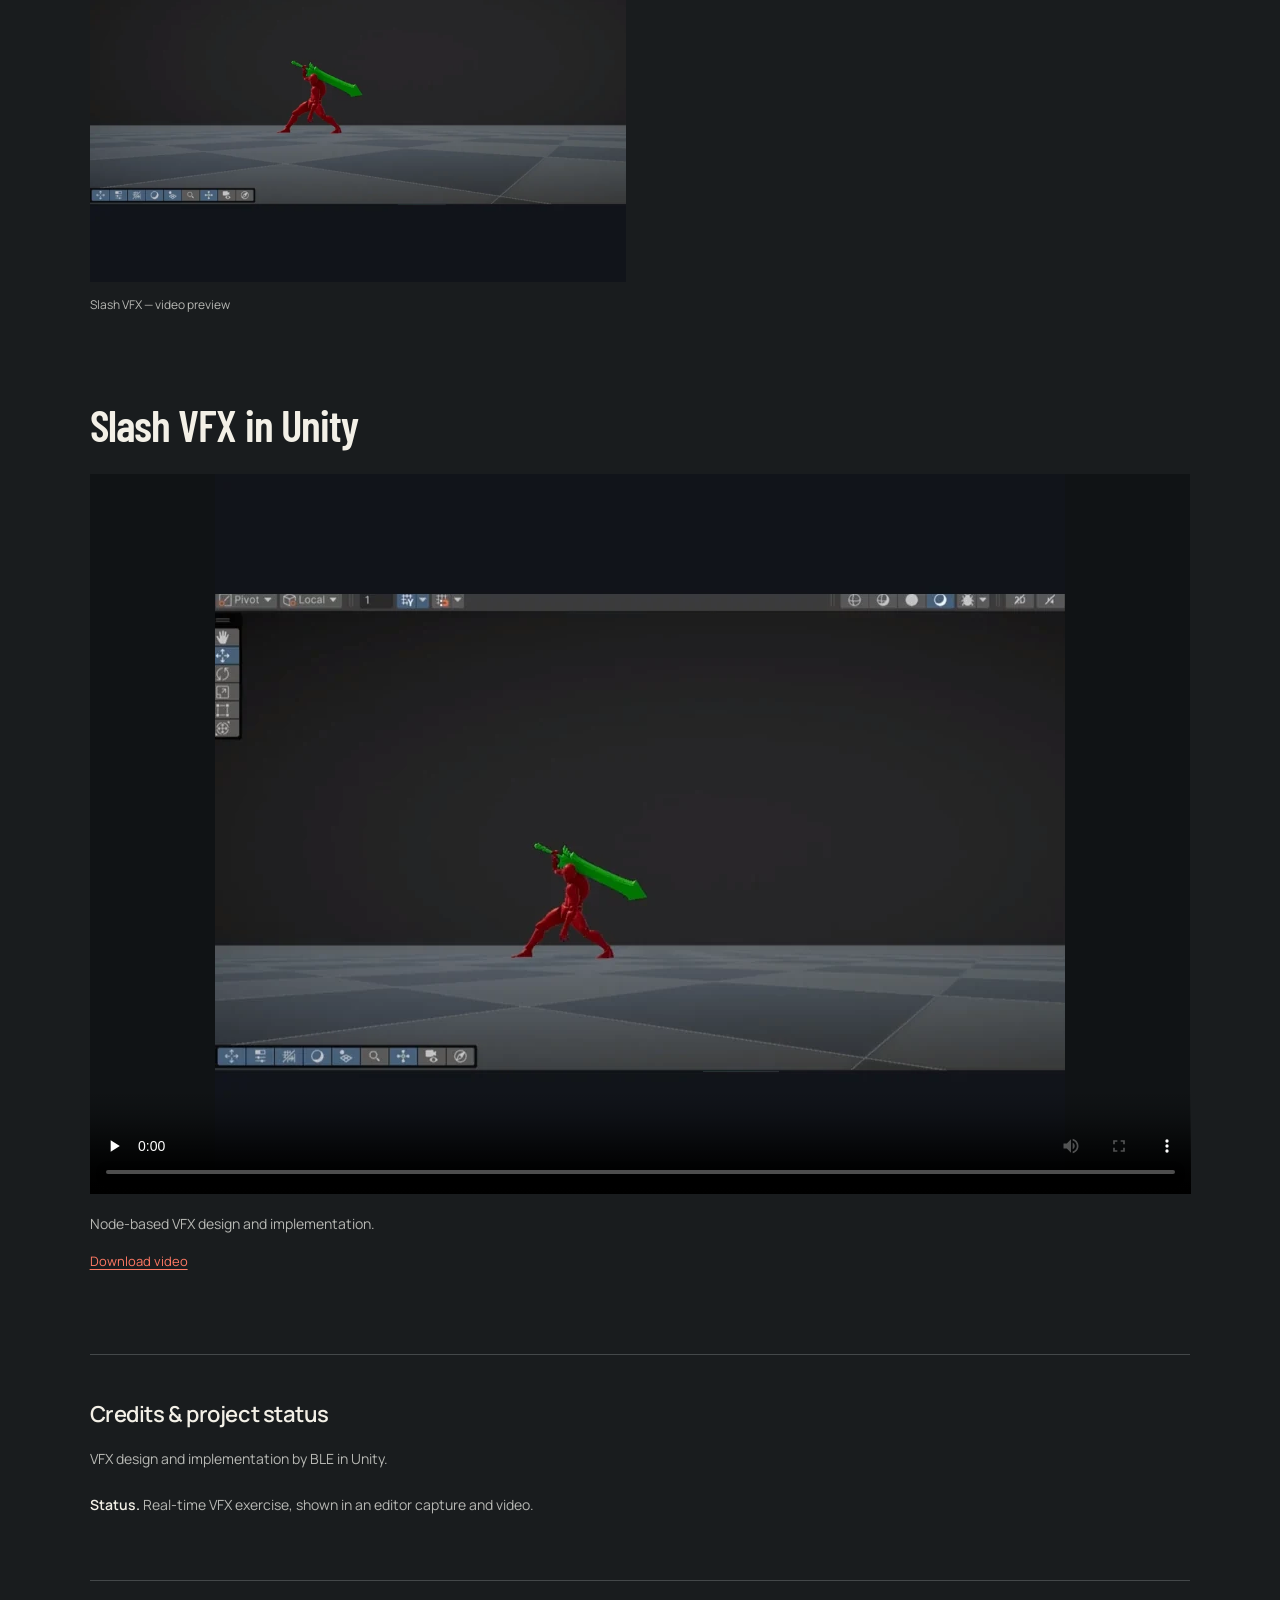
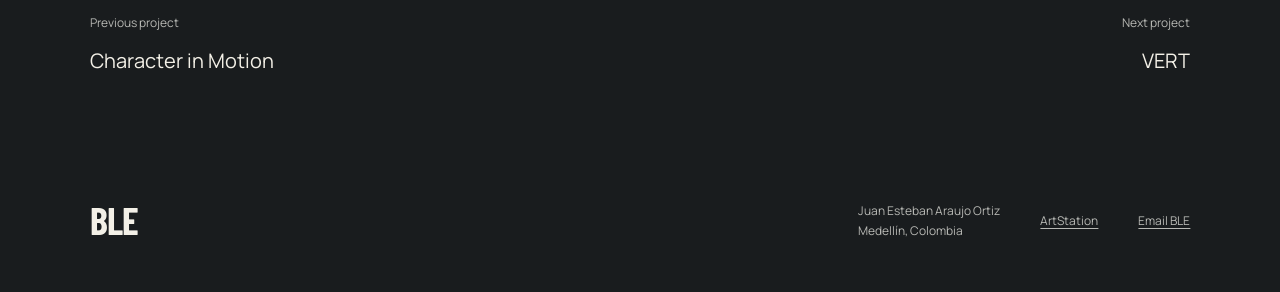
<file: docs/projects/slash-vfx.html>
<!doctype html>
<html lang="en"><head><meta charset="utf-8"><meta name="viewport" content="width=device-width,initial-scale=1"><meta name="theme-color" content="#191c1e">
<title>Slash VFX · BLE</title><meta name="description" content="Node-based effect created in Unity."><meta property="og:title" content="Slash VFX · BLE"><meta property="og:description" content="Node-based effect created in Unity."><meta property="og:type" content="website"><meta property="og:image" content="https://ble4real.github.io/portafolio/assets/image38.webp"><link rel="icon" href="../assets/favicon.svg" type="image/svg+xml"><link rel="stylesheet" href="../assets/fonts/fonts.css"><link rel="stylesheet" href="../styles.css"><script defer src="../app.js"></script></head>
<body><a class="skip" href="#main">Skip to content</a><header class="site-header"><a class="brand" href="../index.html" aria-label="BLE home">BLE<span>3D Artist &amp; Modeler</span></a><nav aria-label="Main navigation"><a href="../index.html#work">Work</a><a href="../index.html#studies">Studies</a><a href="../index.html#about">Profile</a><a href="../index.html#contact">Contact</a></nav></header><main id="main" class="project-page"><a class="back-link" href="../index.html#studies">Back to studies</a><div class="project-heading"><h1>Slash VFX</h1><p class="project-kind">VFX exploration</p><p class="project-intro">Node-based effect created in Unity.</p></div><section class="project-gallery lead-gallery" aria-label="Main artwork"><figure class="gallery-item"><button type="button" class="artwork-open" data-image="../assets/image38.webp" data-caption="Slash VFX — Unity editor view" aria-label="Enlarge: Slash VFX — Unity editor view"><img src="../assets/image38.webp" alt="Slash VFX — Unity editor view" loading="eager" width="1600" height="900"></button><figcaption>Slash VFX — Unity editor view</figcaption></figure></section><section class="case-overview" aria-label="Project context"><div><h2>Project objective</h2><p>Explore a node-based real-time slash effect in Unity.</p></div><div><h2>My contribution</h2><p>VFX design and implementation by BLE in Unity.</p><p class="tools">Unity</p></div></section><section class="case-process" aria-labelledby="process-title"><h2 class="case-section-title" id="process-title">Selected views &amp; process</h2><div class="project-gallery"><figure class="gallery-item"><button type="button" class="artwork-open" data-image="../assets/image39.webp" data-caption="Slash VFX — video preview" aria-label="Enlarge: Slash VFX — video preview"><img src="../assets/image39.webp" alt="Slash VFX — video preview" loading="lazy" width="1600" height="900"></button><figcaption>Slash VFX — video preview</figcaption></figure></div></section><section class="film"><h2>Slash VFX in Unity</h2><video controls playsinline preload="none" poster="../assets/image39.webp" aria-label="Slash VFX in Unity"><source src="../assets/media6.mp4" type="video/mp4"><p>Your browser does not support this video. <a href="../assets/media6.mp4">Download the video</a>.</p></video><p>Node-based VFX design and implementation.</p><a class="subtle-link" href="../assets/media6.mp4" download>Download video</a></section><section class="credits"><h2>Credits &amp; project status</h2><p>VFX design and implementation by BLE in Unity.</p><p class="project-status"><strong>Status.</strong> Real-time VFX exercise, shown in an editor capture and video.</p></section><nav class="project-pagination" aria-label="More projects"><a href="animation-studies.html"><span>Previous project</span>Character in Motion</a><a href="vert.html"><span>Next project</span>VERT</a></nav></main><footer><a class="brand" href="../index.html">BLE</a><p>Juan Esteban Araujo Ortiz<br>Medellín, Colombia</p><a href="https://www.artstation.com/ble4real" target="_blank" rel="noopener noreferrer">ArtStation</a><a href="mailto:arajuanes405@gmail.com">Email BLE</a></footer>
<dialog class="lightbox" aria-label="Enlarged artwork"><button type="button" class="close-lightbox">Close image</button><img src="../assets/image4.webp" alt=""><p></p></dialog></body></html>
</file>
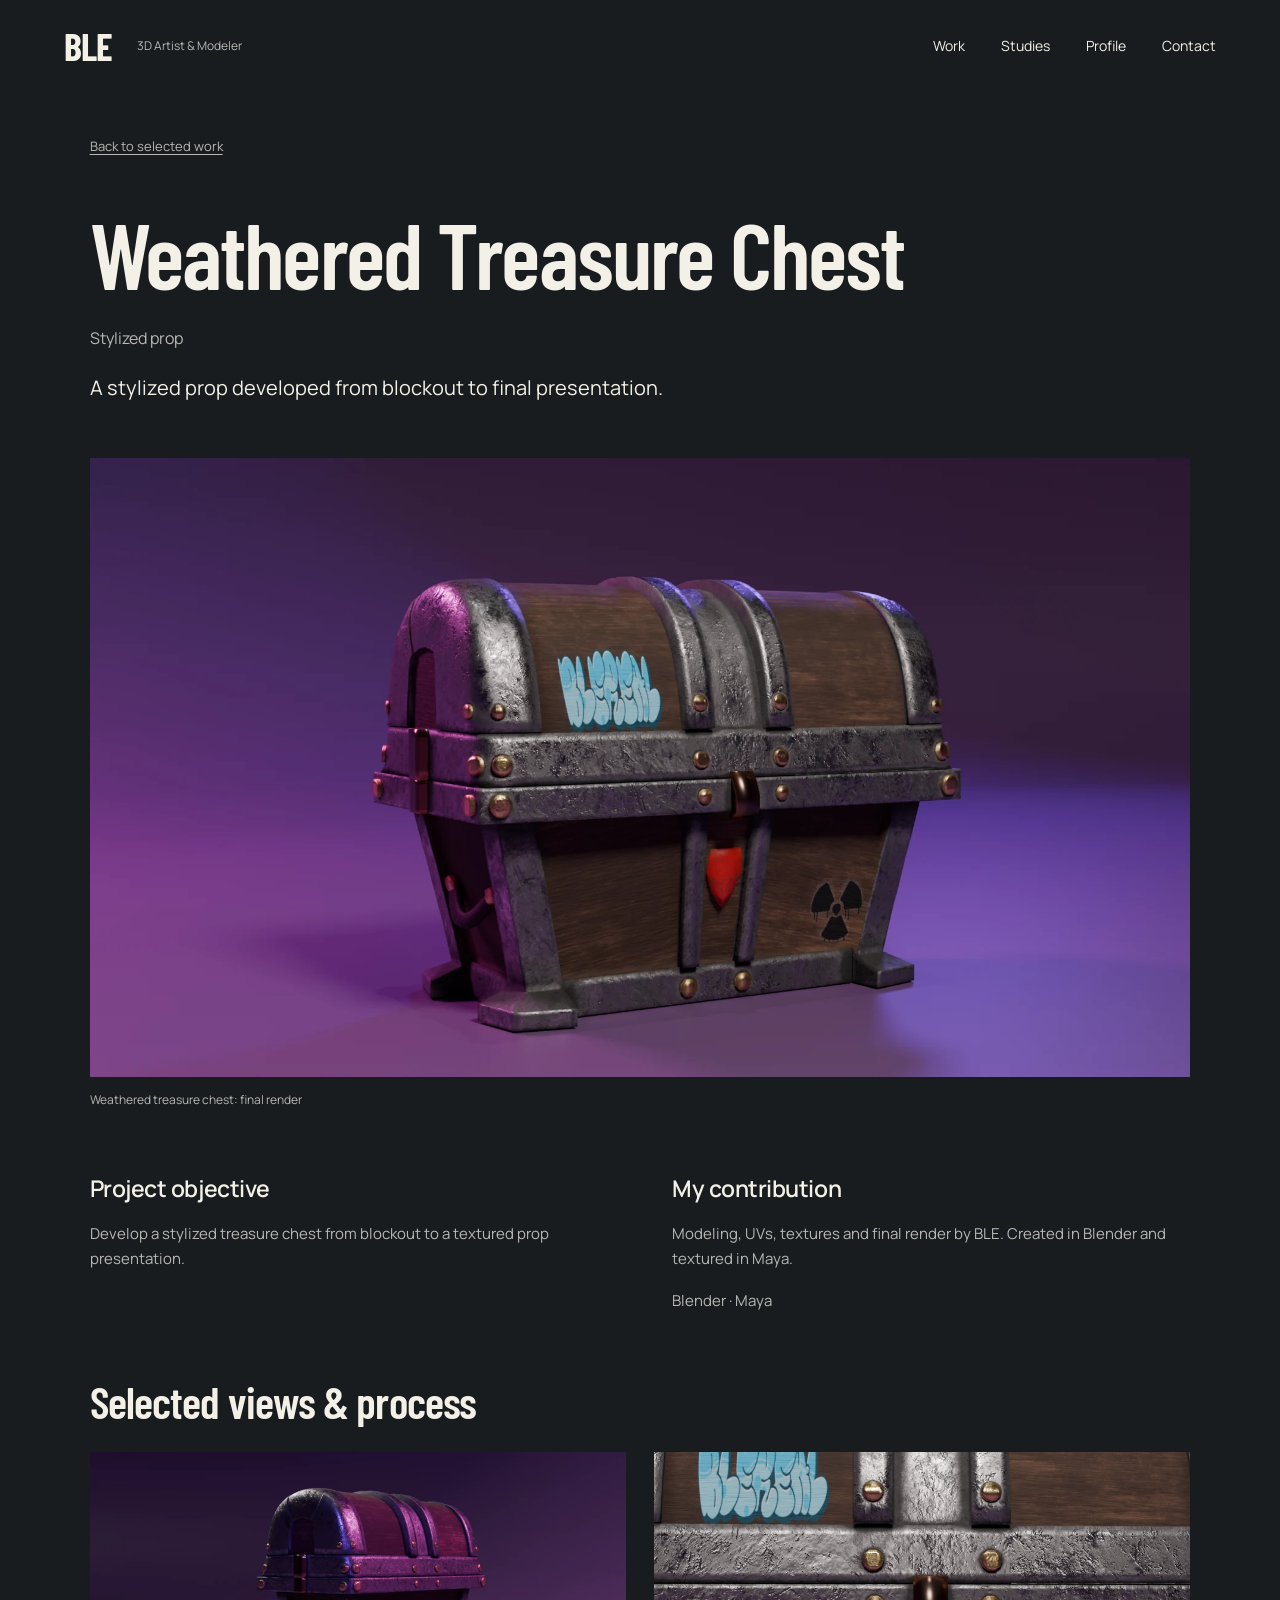
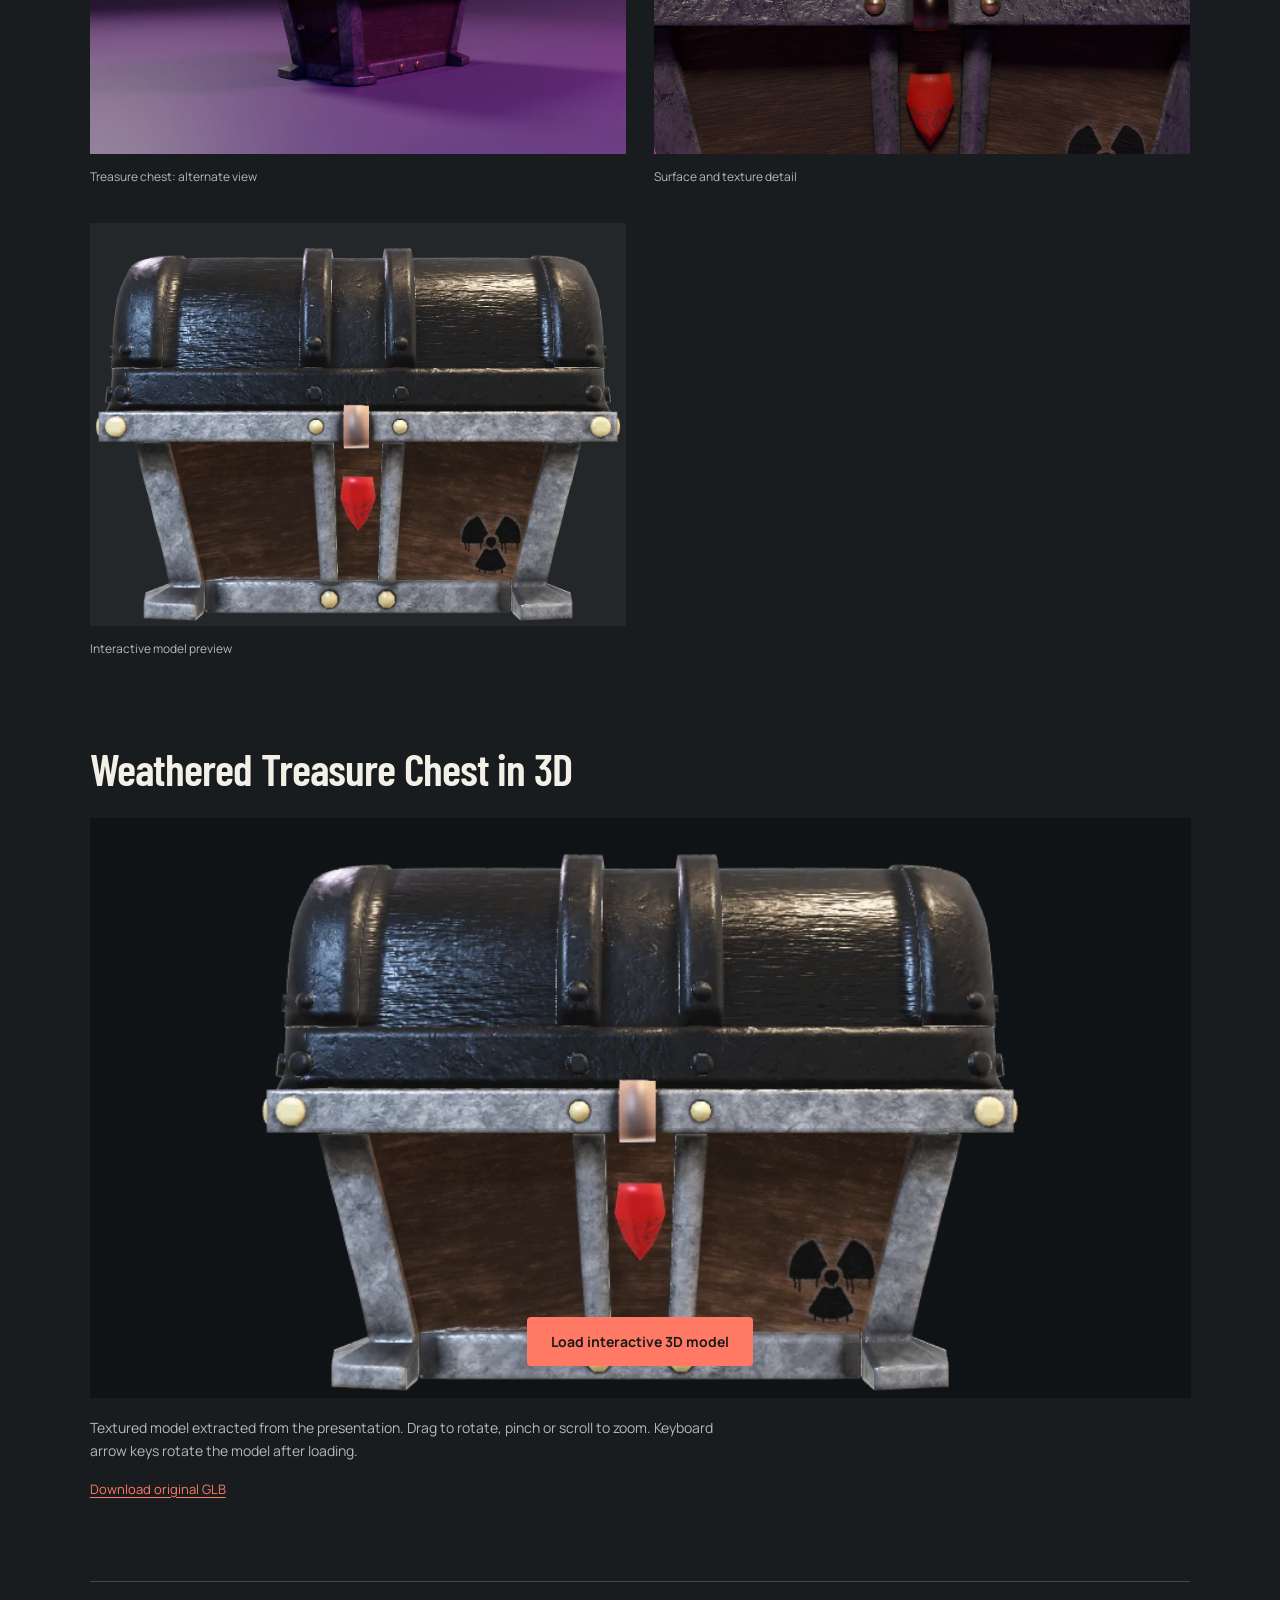
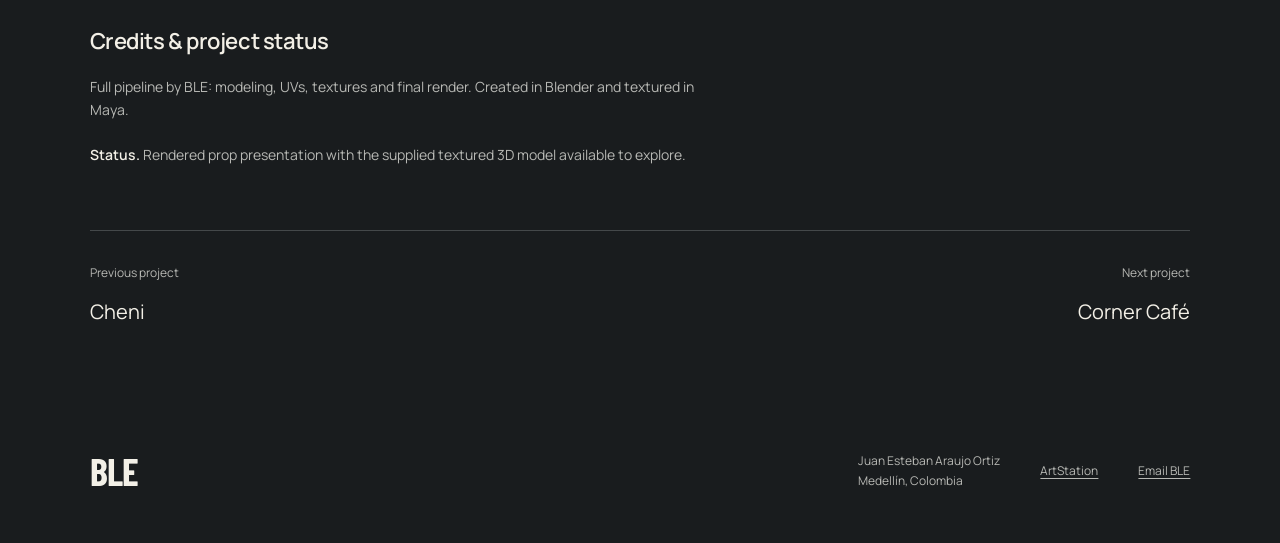
<file: docs/projects/treasure-chest.html>
<!doctype html>
<html lang="en"><head><meta charset="utf-8"><meta name="viewport" content="width=device-width,initial-scale=1"><meta name="theme-color" content="#191c1e">
<title>Weathered Treasure Chest · BLE</title><meta name="description" content="A stylized prop developed from blockout to final presentation."><meta property="og:title" content="Weathered Treasure Chest · BLE"><meta property="og:description" content="A stylized prop developed from blockout to final presentation."><meta property="og:type" content="website"><meta property="og:image" content="https://ble4real.github.io/portafolio/assets/image5.webp"><link rel="icon" href="../assets/favicon.svg" type="image/svg+xml"><link rel="stylesheet" href="../assets/fonts/fonts.css"><link rel="stylesheet" href="../styles.css"><script defer src="../app.js"></script></head>
<body><a class="skip" href="#main">Skip to content</a><header class="site-header"><a class="brand" href="../index.html" aria-label="BLE home">BLE<span>3D Artist &amp; Modeler</span></a><nav aria-label="Main navigation"><a href="../index.html#work">Work</a><a href="../index.html#studies">Studies</a><a href="../index.html#about">Profile</a><a href="../index.html#contact">Contact</a></nav></header><main id="main" class="project-page"><a class="back-link" href="../index.html#work">Back to selected work</a><div class="project-heading"><h1>Weathered Treasure Chest</h1><p class="project-kind">Stylized prop</p><p class="project-intro">A stylized prop developed from blockout to final presentation.</p></div><section class="project-gallery lead-gallery" aria-label="Main artwork"><figure class="gallery-item"><button type="button" class="artwork-open" data-image="../assets/image5.webp" data-caption="Weathered treasure chest: final render" aria-label="Enlarge: Weathered treasure chest: final render"><img src="../assets/image5.webp" alt="Weathered treasure chest: final render" loading="eager" width="1600" height="900"></button><figcaption>Weathered treasure chest: final render</figcaption></figure></section><section class="case-overview" aria-label="Project context"><div><h2>Project objective</h2><p>Develop a stylized treasure chest from blockout to a textured prop presentation.</p></div><div><h2>My contribution</h2><p>Modeling, UVs, textures and final render by BLE. Created in Blender and textured in Maya.</p><p class="tools">Blender · Maya</p></div></section><section class="case-process" aria-labelledby="process-title"><h2 class="case-section-title" id="process-title">Selected views &amp; process</h2><div class="project-gallery"><figure class="gallery-item"><button type="button" class="artwork-open" data-image="../assets/image18.webp" data-caption="Treasure chest: alternate view" aria-label="Enlarge: Treasure chest: alternate view"><img src="../assets/image18.webp" alt="Treasure chest: alternate view" loading="lazy" width="1600" height="900"></button><figcaption>Treasure chest: alternate view</figcaption></figure><figure class="gallery-item"><button type="button" class="artwork-open" data-image="../assets/image19.webp" data-caption="Surface and texture detail" aria-label="Enlarge: Surface and texture detail"><img src="../assets/image19.webp" alt="Surface and texture detail" loading="lazy" width="1600" height="900"></button><figcaption>Surface and texture detail</figcaption></figure><figure class="gallery-item"><button type="button" class="artwork-open" data-image="../assets/image20.webp" data-caption="Interactive model preview" aria-label="Enlarge: Interactive model preview"><img src="../assets/image20.webp" alt="Interactive model preview" loading="lazy" width="1600" height="900"></button><figcaption>Interactive model preview</figcaption></figure></div></section><section class="model-section"><h2>Weathered Treasure Chest in 3D</h2><div class="model-shell"><model-viewer src="../assets/model3d1.glb" poster="../assets/image20.webp" alt="Interactive 3D model of Weathered Treasure Chest" camera-controls touch-action="pan-y" shadow-intensity="1" exposure="1" loading="lazy" reveal="interaction"><button type="button" slot="poster" class="model-poster" style="background-image:url('../assets/image20.webp')"><span>Load interactive 3D model</span></button><div slot="progress-bar" class="model-progress">Loading 3D model…</div></model-viewer><p class="model-error" hidden>The 3D preview could not load. You can download the original model below.</p></div><p>Textured model extracted from the presentation. Drag to rotate, pinch or scroll to zoom. Keyboard arrow keys rotate the model after loading.</p><a class="subtle-link" href="../assets/model3d1.glb" download>Download original GLB</a></section><section class="credits"><h2>Credits &amp; project status</h2><p>Full pipeline by BLE: modeling, UVs, textures and final render. Created in Blender and textured in Maya.</p><p class="project-status"><strong>Status.</strong> Rendered prop presentation with the supplied textured 3D model available to explore.</p></section><nav class="project-pagination" aria-label="More projects"><a href="cheni.html"><span>Previous project</span>Cheni</a><a href="corner-cafe.html"><span>Next project</span>Corner Café</a></nav></main><script type="module" src="../assets/vendor/model-viewer.min.js"></script><footer><a class="brand" href="../index.html">BLE</a><p>Juan Esteban Araujo Ortiz<br>Medellín, Colombia</p><a href="https://www.artstation.com/ble4real" target="_blank" rel="noopener noreferrer">ArtStation</a><a href="mailto:arajuanes405@gmail.com">Email BLE</a></footer>
<dialog class="lightbox" aria-label="Enlarged artwork"><button type="button" class="close-lightbox">Close image</button><img src="../assets/image4.webp" alt=""><p></p></dialog></body></html>
</file>
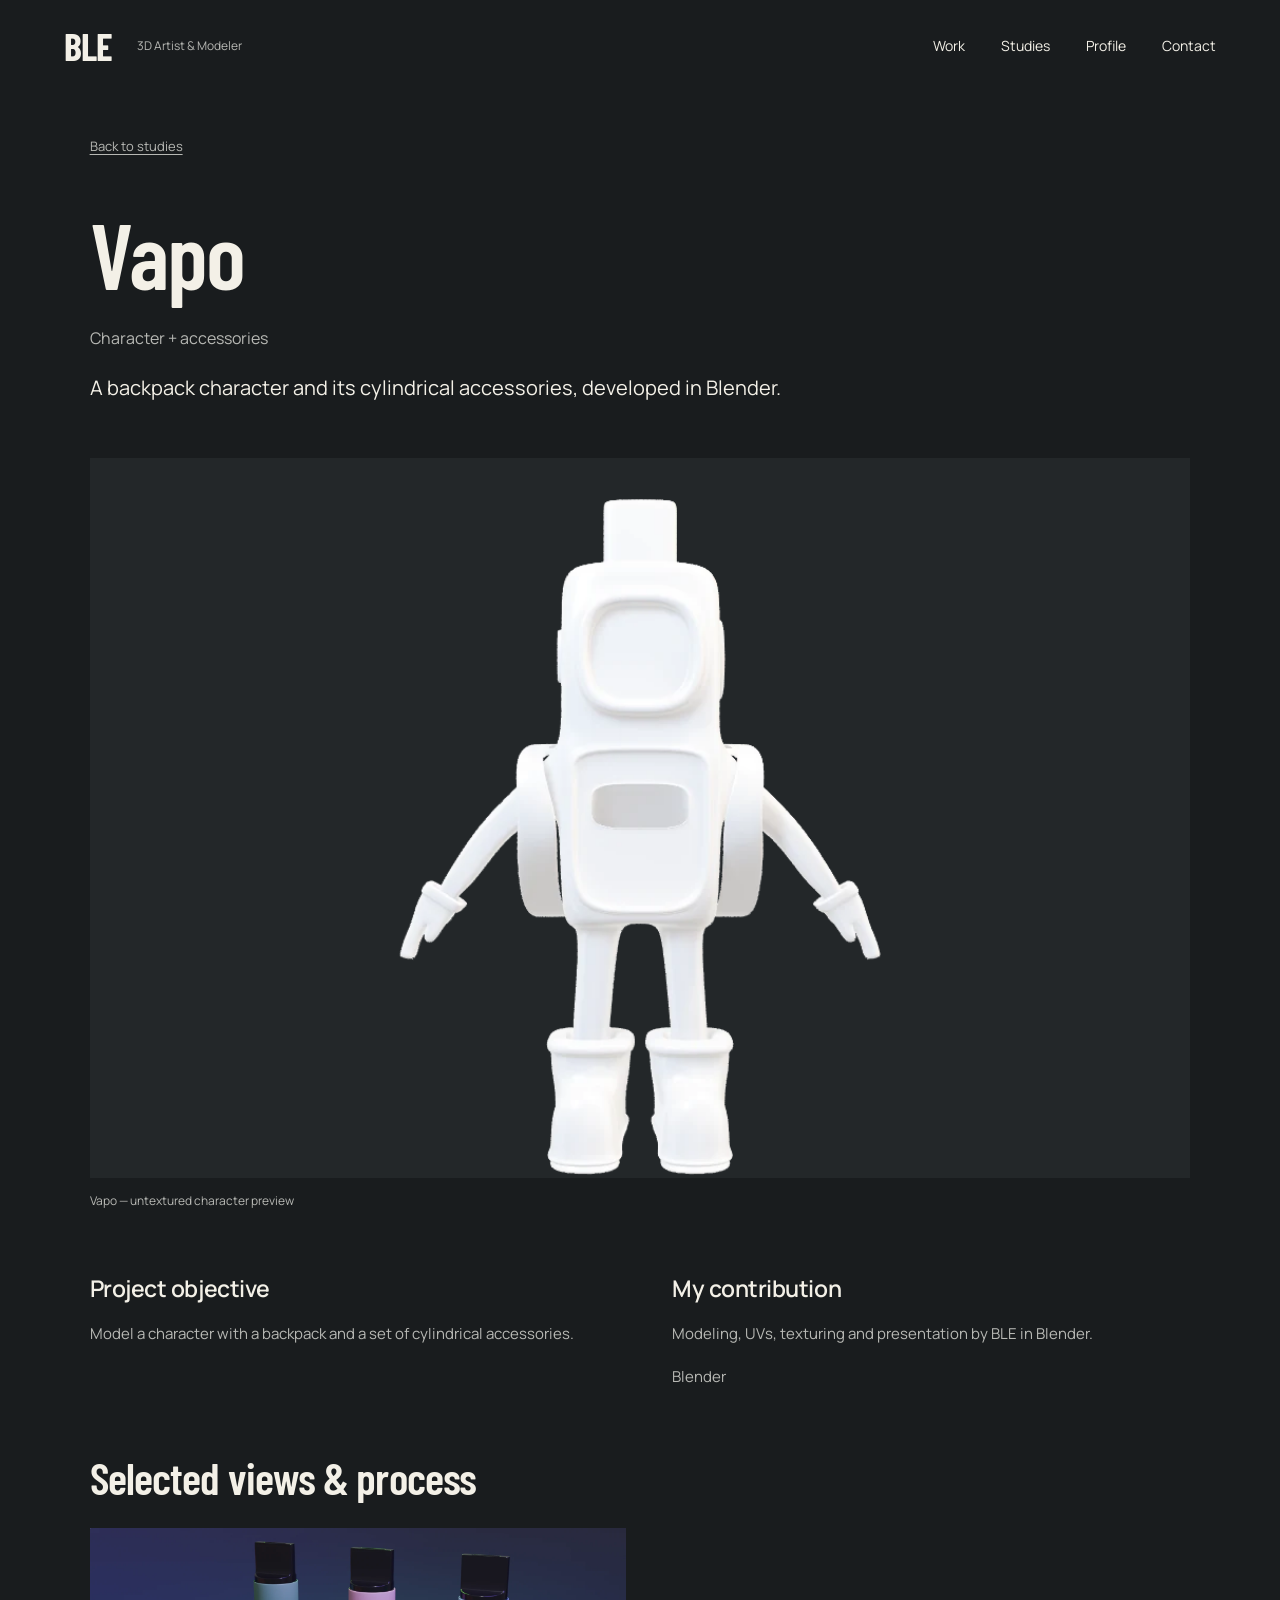
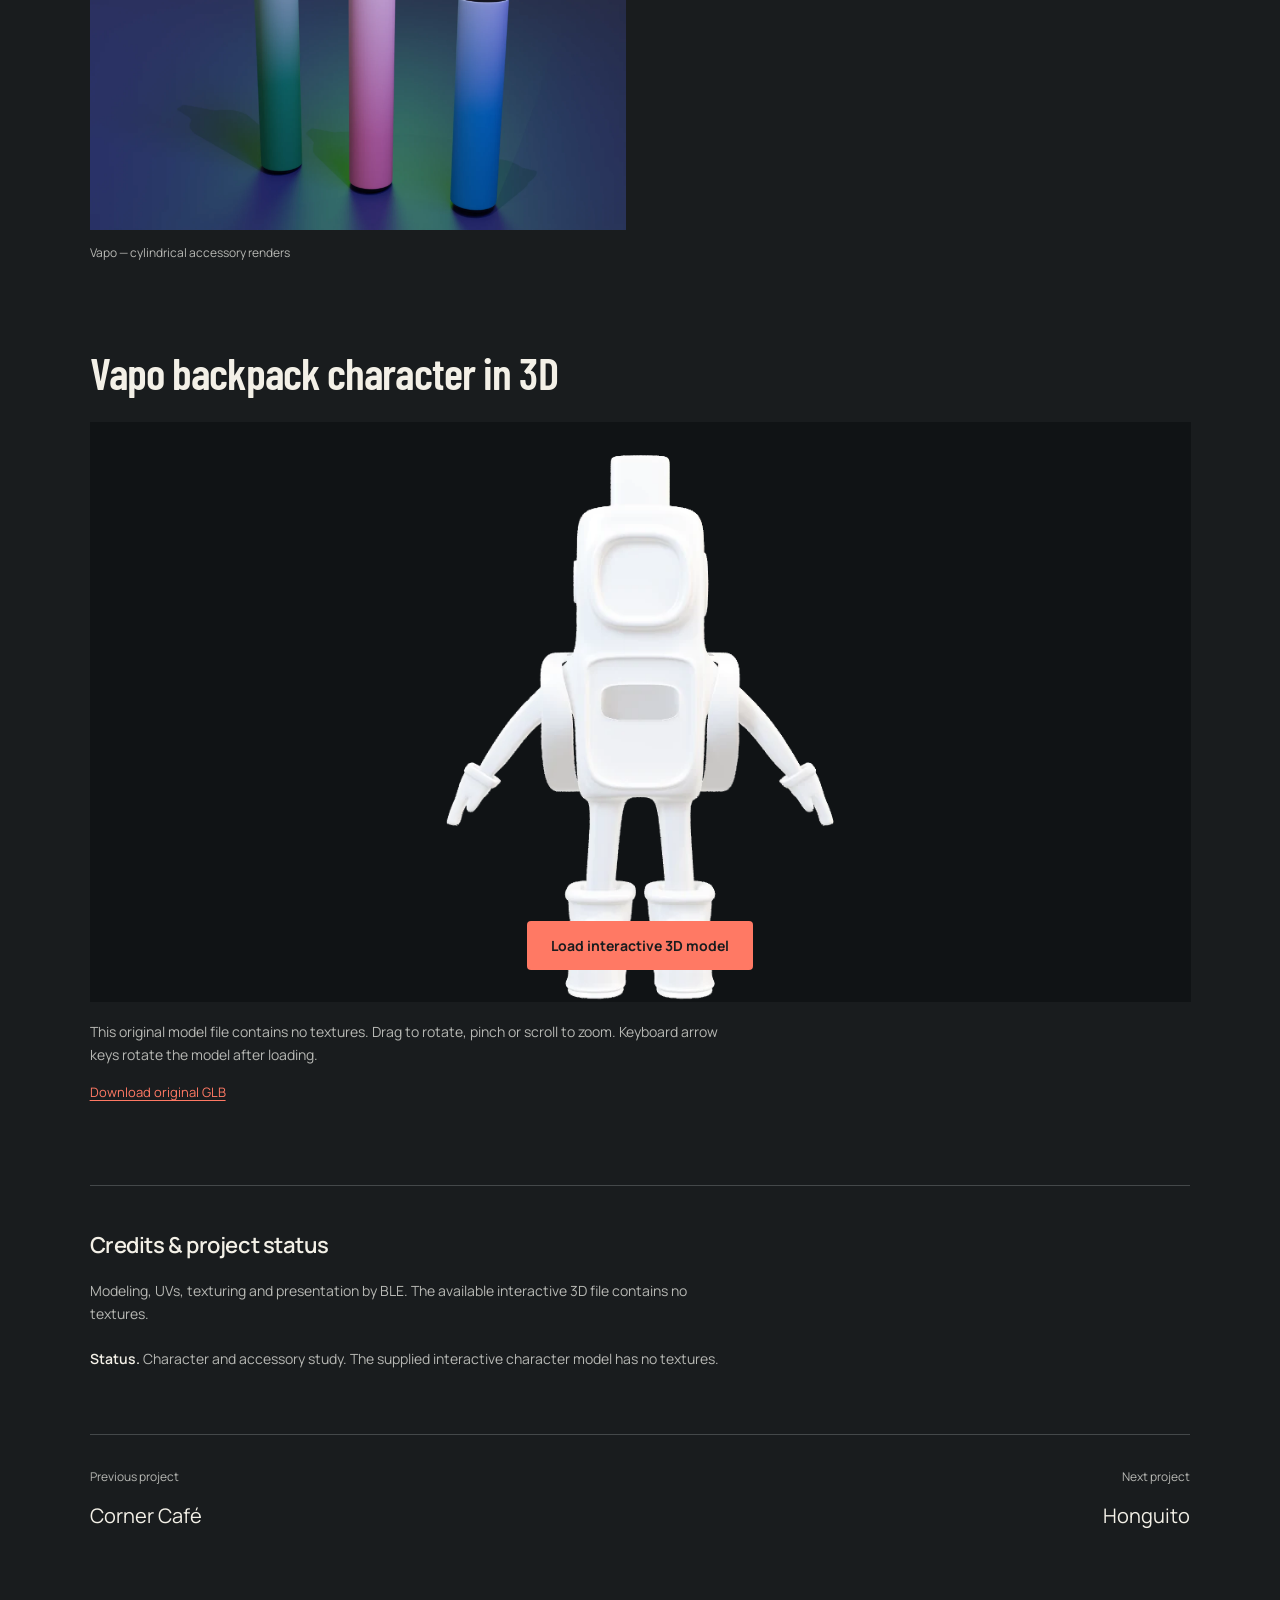
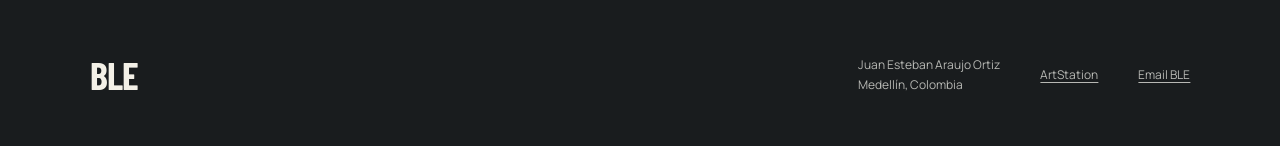
<file: docs/projects/vapo.html>
<!doctype html>
<html lang="en"><head><meta charset="utf-8"><meta name="viewport" content="width=device-width,initial-scale=1"><meta name="theme-color" content="#191c1e">
<title>Vapo · BLE</title><meta name="description" content="A backpack character and its cylindrical accessories, developed in Blender."><meta property="og:title" content="Vapo · BLE"><meta property="og:description" content="A backpack character and its cylindrical accessories, developed in Blender."><meta property="og:type" content="website"><meta property="og:image" content="https://ble4real.github.io/portafolio/assets/image24.webp"><link rel="icon" href="../assets/favicon.svg" type="image/svg+xml"><link rel="stylesheet" href="../assets/fonts/fonts.css"><link rel="stylesheet" href="../styles.css"><script defer src="../app.js"></script></head>
<body><a class="skip" href="#main">Skip to content</a><header class="site-header"><a class="brand" href="../index.html" aria-label="BLE home">BLE<span>3D Artist &amp; Modeler</span></a><nav aria-label="Main navigation"><a href="../index.html#work">Work</a><a href="../index.html#studies">Studies</a><a href="../index.html#about">Profile</a><a href="../index.html#contact">Contact</a></nav></header><main id="main" class="project-page"><a class="back-link" href="../index.html#studies">Back to studies</a><div class="project-heading"><h1>Vapo</h1><p class="project-kind">Character + accessories</p><p class="project-intro">A backpack character and its cylindrical accessories, developed in Blender.</p></div><section class="project-gallery lead-gallery" aria-label="Main artwork"><figure class="gallery-item"><button type="button" class="artwork-open" data-image="../assets/image24.webp" data-caption="Vapo — untextured character preview" aria-label="Enlarge: Vapo — untextured character preview"><img src="../assets/image24.webp" alt="Vapo — untextured character preview" loading="eager" width="1600" height="900"></button><figcaption>Vapo — untextured character preview</figcaption></figure></section><section class="case-overview" aria-label="Project context"><div><h2>Project objective</h2><p>Model a character with a backpack and a set of cylindrical accessories.</p></div><div><h2>My contribution</h2><p>Modeling, UVs, texturing and presentation by BLE in Blender.</p><p class="tools">Blender</p></div></section><section class="case-process" aria-labelledby="process-title"><h2 class="case-section-title" id="process-title">Selected views &amp; process</h2><div class="project-gallery"><figure class="gallery-item"><button type="button" class="artwork-open" data-image="../assets/image6.webp" data-caption="Vapo — cylindrical accessory renders" aria-label="Enlarge: Vapo — cylindrical accessory renders"><img src="../assets/image6.webp" alt="Vapo — cylindrical accessory renders" loading="lazy" width="1600" height="900"></button><figcaption>Vapo — cylindrical accessory renders</figcaption></figure></div></section><section class="model-section"><h2>Vapo backpack character in 3D</h2><div class="model-shell"><model-viewer src="../assets/model3d2.glb" poster="../assets/image24.webp" alt="Interactive 3D model of Vapo backpack character" camera-controls touch-action="pan-y" shadow-intensity="1" exposure="1" loading="lazy" reveal="interaction"><button type="button" slot="poster" class="model-poster" style="background-image:url('../assets/image24.webp')"><span>Load interactive 3D model</span></button><div slot="progress-bar" class="model-progress">Loading 3D model…</div></model-viewer><p class="model-error" hidden>The 3D preview could not load. You can download the original model below.</p></div><p>This original model file contains no textures. Drag to rotate, pinch or scroll to zoom. Keyboard arrow keys rotate the model after loading.</p><a class="subtle-link" href="../assets/model3d2.glb" download>Download original GLB</a></section><section class="credits"><h2>Credits &amp; project status</h2><p>Modeling, UVs, texturing and presentation by BLE. The available interactive 3D file contains no textures.</p><p class="project-status"><strong>Status.</strong> Character and accessory study. The supplied interactive character model has no textures.</p></section><nav class="project-pagination" aria-label="More projects"><a href="corner-cafe.html"><span>Previous project</span>Corner Café</a><a href="honguito.html"><span>Next project</span>Honguito</a></nav></main><script type="module" src="../assets/vendor/model-viewer.min.js"></script><footer><a class="brand" href="../index.html">BLE</a><p>Juan Esteban Araujo Ortiz<br>Medellín, Colombia</p><a href="https://www.artstation.com/ble4real" target="_blank" rel="noopener noreferrer">ArtStation</a><a href="mailto:arajuanes405@gmail.com">Email BLE</a></footer>
<dialog class="lightbox" aria-label="Enlarged artwork"><button type="button" class="close-lightbox">Close image</button><img src="../assets/image4.webp" alt=""><p></p></dialog></body></html>
</file>
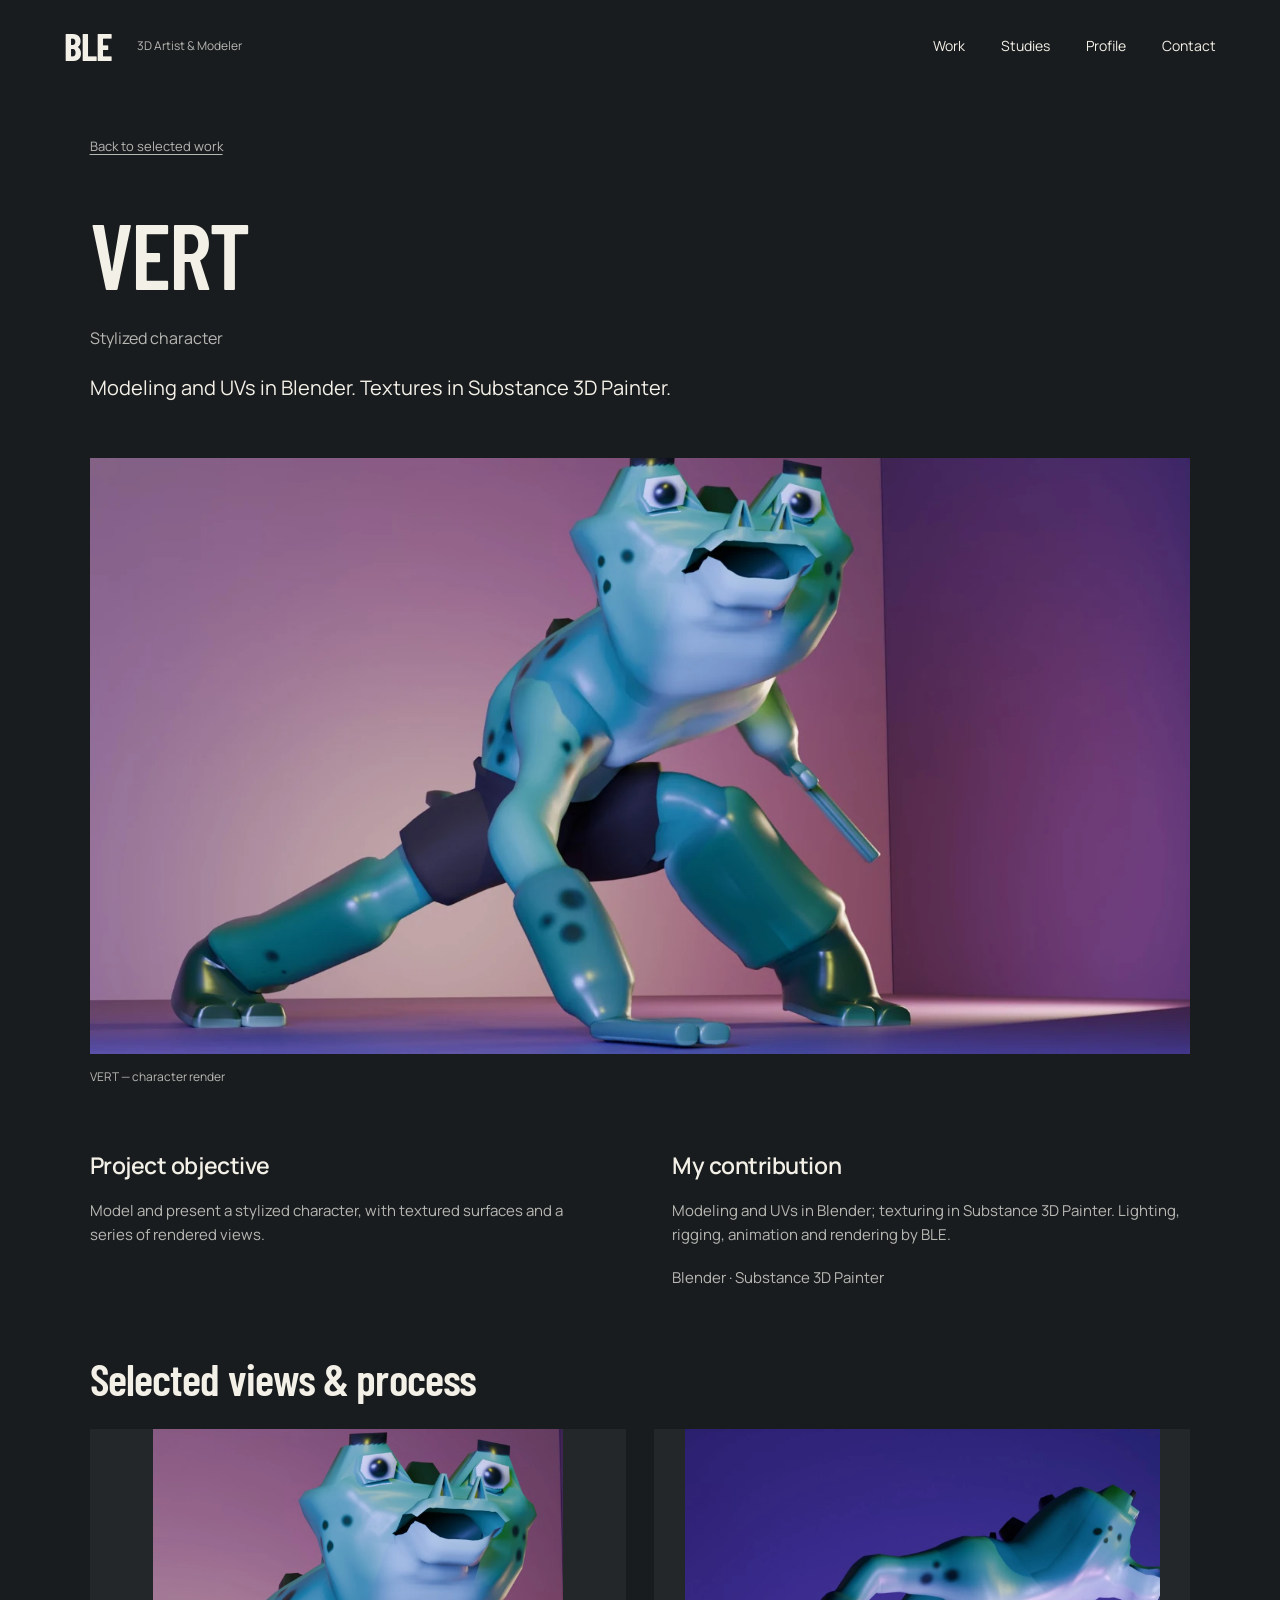
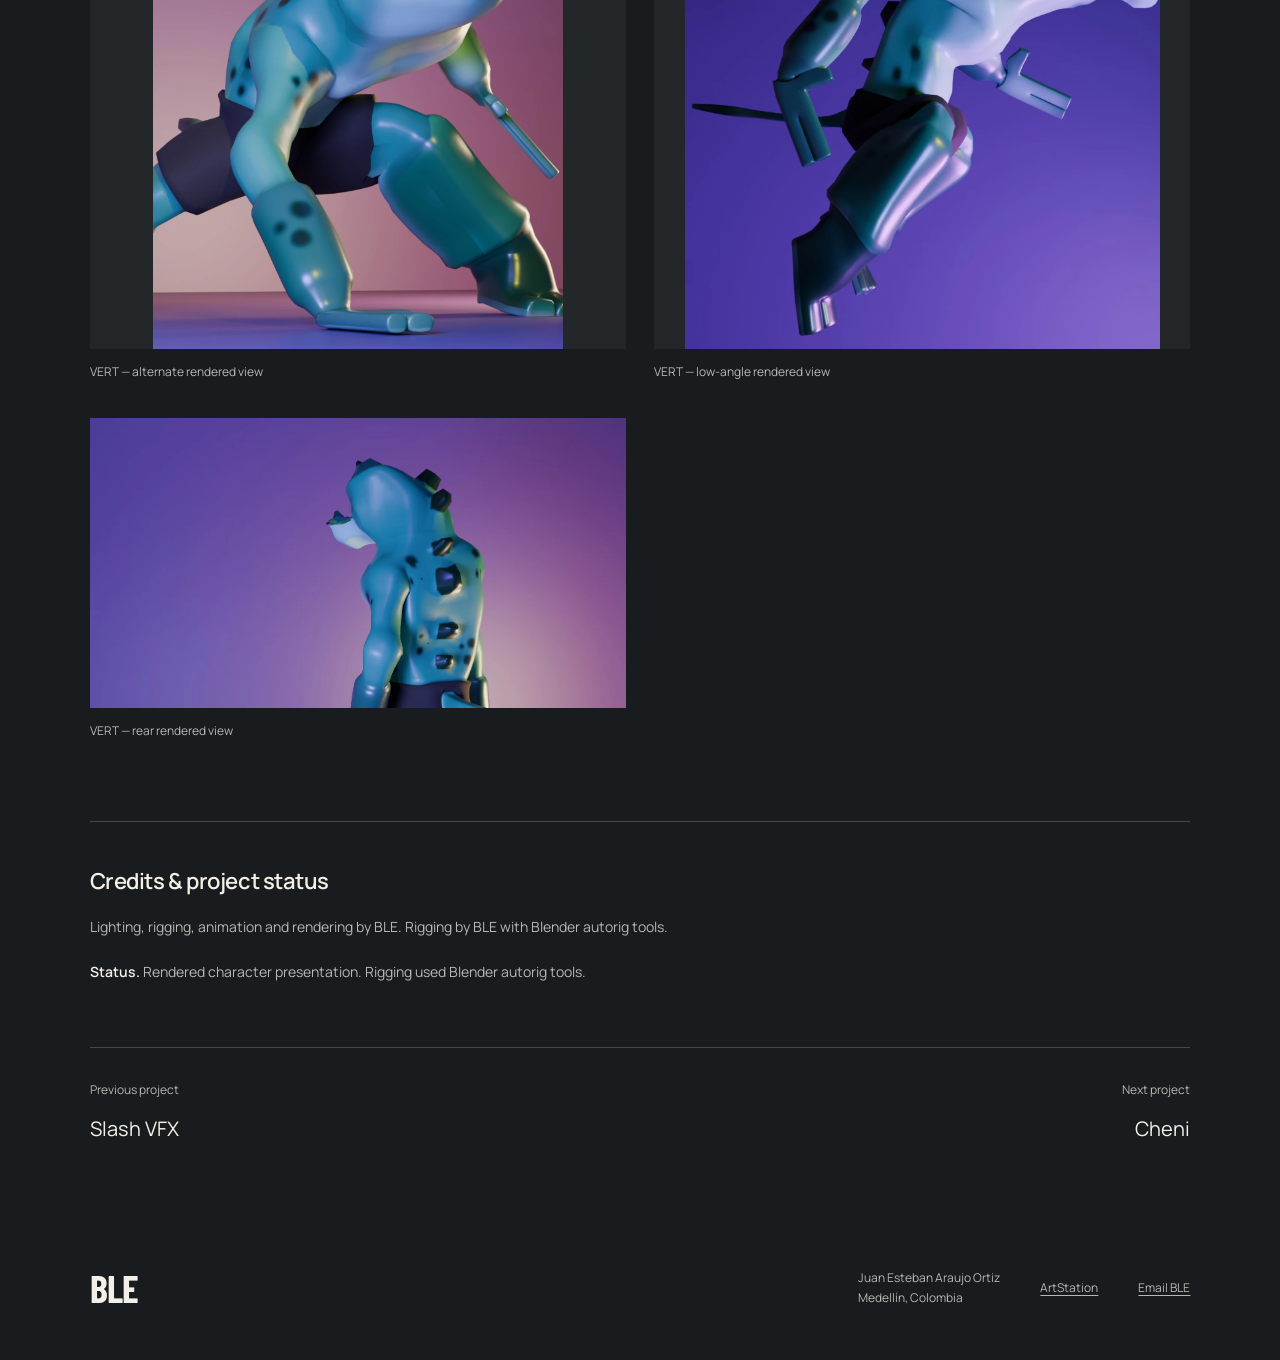
<file: docs/projects/vert.html>
<!doctype html>
<html lang="en"><head><meta charset="utf-8"><meta name="viewport" content="width=device-width,initial-scale=1"><meta name="theme-color" content="#191c1e">
<title>VERT · BLE</title><meta name="description" content="Modeling and UVs in Blender. Textures in Substance 3D Painter."><meta property="og:title" content="VERT · BLE"><meta property="og:description" content="Modeling and UVs in Blender. Textures in Substance 3D Painter."><meta property="og:type" content="website"><meta property="og:image" content="https://ble4real.github.io/portafolio/assets/image4.webp"><link rel="icon" href="../assets/favicon.svg" type="image/svg+xml"><link rel="stylesheet" href="../assets/fonts/fonts.css"><link rel="stylesheet" href="../styles.css"><script defer src="../app.js"></script></head>
<body><a class="skip" href="#main">Skip to content</a><header class="site-header"><a class="brand" href="../index.html" aria-label="BLE home">BLE<span>3D Artist &amp; Modeler</span></a><nav aria-label="Main navigation"><a href="../index.html#work">Work</a><a href="../index.html#studies">Studies</a><a href="../index.html#about">Profile</a><a href="../index.html#contact">Contact</a></nav></header><main id="main" class="project-page"><a class="back-link" href="../index.html#work">Back to selected work</a><div class="project-heading"><h1>VERT</h1><p class="project-kind">Stylized character</p><p class="project-intro">Modeling and UVs in Blender. Textures in Substance 3D Painter.</p></div><section class="project-gallery lead-gallery" aria-label="Main artwork"><figure class="gallery-item"><button type="button" class="artwork-open" data-image="../assets/image4.webp" data-caption="VERT — character render" aria-label="Enlarge: VERT — character render"><img src="../assets/image4.webp" alt="VERT — character render" loading="eager" width="1600" height="900"></button><figcaption>VERT — character render</figcaption></figure></section><section class="case-overview" aria-label="Project context"><div><h2>Project objective</h2><p>Model and present a stylized character, with textured surfaces and a series of rendered views.</p></div><div><h2>My contribution</h2><p>Modeling and UVs in Blender; texturing in Substance 3D Painter. Lighting, rigging, animation and rendering by BLE.</p><p class="tools">Blender · Substance 3D Painter</p></div></section><section class="case-process" aria-labelledby="process-title"><h2 class="case-section-title" id="process-title">Selected views &amp; process</h2><div class="project-gallery"><figure class="gallery-item"><button type="button" class="artwork-open" data-image="../assets/image15.webp" data-caption="VERT — alternate rendered view" aria-label="Enlarge: VERT — alternate rendered view"><img src="../assets/image15.webp" alt="VERT — alternate rendered view" loading="lazy" width="1600" height="900"></button><figcaption>VERT — alternate rendered view</figcaption></figure><figure class="gallery-item"><button type="button" class="artwork-open" data-image="../assets/image16.webp" data-caption="VERT — low-angle rendered view" aria-label="Enlarge: VERT — low-angle rendered view"><img src="../assets/image16.webp" alt="VERT — low-angle rendered view" loading="lazy" width="1600" height="900"></button><figcaption>VERT — low-angle rendered view</figcaption></figure><figure class="gallery-item"><button type="button" class="artwork-open" data-image="../assets/image17.webp" data-caption="VERT — rear rendered view" aria-label="Enlarge: VERT — rear rendered view"><img src="../assets/image17.webp" alt="VERT — rear rendered view" loading="lazy" width="1600" height="900"></button><figcaption>VERT — rear rendered view</figcaption></figure></div></section><section class="credits"><h2>Credits &amp; project status</h2><p>Lighting, rigging, animation and rendering by BLE. Rigging by BLE with Blender autorig tools.</p><p class="project-status"><strong>Status.</strong> Rendered character presentation. Rigging used Blender autorig tools.</p></section><nav class="project-pagination" aria-label="More projects"><a href="slash-vfx.html"><span>Previous project</span>Slash VFX</a><a href="cheni.html"><span>Next project</span>Cheni</a></nav></main><footer><a class="brand" href="../index.html">BLE</a><p>Juan Esteban Araujo Ortiz<br>Medellín, Colombia</p><a href="https://www.artstation.com/ble4real" target="_blank" rel="noopener noreferrer">ArtStation</a><a href="mailto:arajuanes405@gmail.com">Email BLE</a></footer>
<dialog class="lightbox" aria-label="Enlarged artwork"><button type="button" class="close-lightbox">Close image</button><img src="../assets/image4.webp" alt=""><p></p></dialog></body></html>
</file>
<file: docs/assets/fonts/fonts.css>
@font-face {
  font-family: 'Barlow Condensed';
  font-style: normal;
  font-weight: 600;
  font-display: swap;
  src: url(./font-1.ttf) format('truetype');
}
@font-face {
  font-family: 'Barlow Condensed';
  font-style: normal;
  font-weight: 700;
  font-display: swap;
  src: url(./font-2.ttf) format('truetype');
}
@font-face {
  font-family: 'Manrope';
  font-style: normal;
  font-weight: 400;
  font-display: swap;
  src: url(./font-3.ttf) format('truetype');
}
@font-face {
  font-family: 'Manrope';
  font-style: normal;
  font-weight: 500;
  font-display: swap;
  src: url(./font-4.ttf) format('truetype');
}
@font-face {
  font-family: 'Manrope';
  font-style: normal;
  font-weight: 600;
  font-display: swap;
  src: url(./font-5.ttf) format('truetype');
}
@font-face {
  font-family: 'Manrope';
  font-style: normal;
  font-weight: 700;
  font-display: swap;
  src: url(./font-6.ttf) format('truetype');
}
</file>
<file: docs/styles.css>
:root{color-scheme:dark;--bg:#191c1e;--surface:#232729;--text:#f3f0e7;--muted:#b7b8b4;--accent:#ff7964;--line:#44484a;--display:'Barlow Condensed',sans-serif;--body:'Manrope',sans-serif;--ease:cubic-bezier(.16,1,.3,1)}
*{box-sizing:border-box}html{scroll-behavior:smooth;scroll-padding-top:100px}body{margin:0;background:var(--bg);color:var(--text);font:400 16px/1.65 var(--body)}::selection{background:var(--accent);color:var(--bg)}::-webkit-scrollbar{width:10px}::-webkit-scrollbar-track{background:var(--bg)}::-webkit-scrollbar-thumb{background:#646969;border:2px solid var(--bg);border-radius:8px}a{color:inherit;text-underline-offset:.24em}button,input{font:inherit}button{cursor:pointer}button,a{touch-action:manipulation}button:disabled{cursor:wait;opacity:.5}button:focus-visible,a:focus-visible,model-viewer:focus-visible{outline:2px solid var(--accent);outline-offset:6px}img{display:block;max-width:100%;height:auto}h1,h2,h3,p{margin:0}h1,h2{font-family:var(--display);line-height:1.03;letter-spacing:-.02em;font-weight:600;text-wrap:balance}h3{font-weight:600;line-height:1.35}h1{font-size:clamp(3.4rem,7.6vw,6rem)}h2{font-size:clamp(2.7rem,5vw,4.7rem)}p{max-width:70ch}.site-header{height:92px;padding:0 max(32px,5vw);display:flex;align-items:center;justify-content:space-between;gap:24px}.brand{font-family:var(--display);font-weight:700;font-size:38px;letter-spacing:-.02em;text-decoration:none;display:flex;align-items:center;gap:24px}.brand span{font:400 12px/1.4 var(--body);color:var(--muted);letter-spacing:0}.site-header nav{display:flex;gap:36px}.site-header nav a{font-size:14px;text-decoration:none;position:relative}.site-header nav a:hover{color:var(--accent)}.skip{position:fixed;top:-100px;left:20px;padding:12px 20px;background:var(--accent);color:var(--bg);z-index:99}.skip:focus{top:12px}.sr-only{position:absolute;width:1px;height:1px;padding:0;margin:-1px;overflow:hidden;clip:rect(0,0,0,0);white-space:nowrap;border:0}.exhibition{position:relative;min-height:620px;height:calc(100dvh - 120px);max-height:820px;margin:0 24px;overflow:hidden;background:#242226}.exhibition-art{position:absolute;inset:0}.exhibition-art img{width:100%;height:100%;object-fit:cover;object-position:70% center;transition:opacity 180ms ease}.exhibition-art:after{content:'';position:absolute;inset:0;background:linear-gradient(90deg,rgba(15,17,20,.97),rgba(15,17,20,.78) 24%,rgba(15,17,20,.03) 65%),linear-gradient(0deg,rgba(15,17,20,.83),transparent 23%)}.exhibition-copy{position:absolute;left:clamp(32px,6vw,100px);top:50%;transform:translateY(-50%);max-width:560px}.exhibition-copy h1{margin-bottom:28px}.exhibition-copy p{margin-bottom:32px;color:var(--text);font-size:16px}.button{display:inline-flex;align-items:center;justify-content:center;min-height:52px;padding:13px 24px;border:1px solid transparent;border-radius:4px;text-decoration:none;font-size:14px;font-weight:700;transition:background 180ms ease,transform 180ms var(--ease)}.primary{background:var(--accent);color:#191c1e}.primary:hover{background:#ff9585}.primary:active{transform:scale(.97)}.stage-controls{position:absolute;bottom:28px;left:clamp(32px,6vw,100px);right:32px;display:flex;align-items:center;gap:28px}.stage-controls>span{color:var(--muted);font-size:12px;margin-right:8px}.stage-controls button{background:transparent;border:0;padding:10px 0;color:var(--muted);font-size:13px;font-weight:600;border-bottom:2px solid transparent}.stage-controls button.active{color:var(--text);border-color:var(--accent)}.stage-controls button:hover{color:var(--text)}.work-section{padding:112px max(32px,7vw) 0}.section-heading{margin-bottom:40px}.section-heading p{margin-top:18px;color:var(--muted)}.filters{display:flex;flex-wrap:wrap;gap:12px 28px;margin-bottom:40px}.filters button{background:transparent;border:0;border-bottom:1px solid transparent;color:var(--muted);padding:8px 0;font-size:14px}.filters button.active{border-color:var(--accent);color:var(--text)}.filters button:hover{color:var(--accent)}.project-grid{display:grid;grid-template-columns:repeat(12,minmax(0,1fr));column-gap:32px;row-gap:64px}.project-item{grid-column:span 6;text-decoration:none;min-width:0}.project-item:first-child{grid-column:span 7}.project-item:nth-child(2){grid-column:span 5}.project-item:nth-child(5){grid-column:span 5}.project-item:nth-child(6){grid-column:span 7}.project-item:nth-child(9){grid-column:span 7}.project-item:nth-child(10){grid-column:span 5}.project-item[hidden]{display:none}.project-grid.filtered .project-item{grid-column:span 6}.project-image{overflow:hidden;background:var(--surface);aspect-ratio:1.58}.project-image img{width:100%;height:100%;object-fit:cover;transition:transform 550ms var(--ease);object-position:center}.project-image.portrait{background:#eeeadd}.project-image.portrait img{object-fit:contain}.project-label{display:flex;justify-content:space-between;align-items:baseline;gap:16px;margin-top:18px}.project-label h3{font-size:19px}.project-label span{font-size:12px;color:var(--muted);text-align:right}.project-item:hover .project-image img{transform:scale(1.035)}.project-item:hover h3{color:var(--accent)}.profile{margin:140px max(32px,7vw) 0;padding:90px 0;border-top:1px solid var(--line);display:grid;grid-template-columns:1.1fr 1fr;gap:9vw}.profile-title h2{font-size:clamp(3.2rem,5.7vw,5.5rem)}.profile-title span{color:var(--accent)}.profile-body .intro{font-size:18px;line-height:1.85}.profile-body h3{margin-top:34px;margin-bottom:12px;font-size:15px}.focus-list{display:flex;flex-wrap:wrap;gap:8px 24px;list-style:none;padding:0;margin:0;color:var(--muted)}.tools{color:var(--muted);font-size:14px}.profile-name{margin-top:32px;color:var(--muted);font-size:13px}.contact{padding:95px max(32px,7vw) 110px;background:var(--surface)}.contact h2{font-size:clamp(3rem,6vw,5.5rem)}.contact-email{display:inline-block;margin-top:36px;font-size:clamp(1rem,2.2vw,1.65rem);color:var(--accent);overflow-wrap:anywhere}.contact p{margin-top:22px;font-size:14px;color:var(--muted)}footer{display:flex;align-items:center;gap:40px;padding:40px max(32px,7vw);font-size:12px;color:var(--muted)}footer .brand{color:var(--text);margin-right:auto}footer p{font-size:12px}footer a:not(.brand){white-space:nowrap}footer a:hover{color:var(--accent)}.project-page{padding:40px max(32px,7vw) 0}.back-link{font-size:13px;color:var(--muted)}.project-heading{padding:48px 0 54px;max-width:900px}.project-kind{color:var(--muted);font-size:16px;margin-bottom:20px}.project-heading h1{font-size:clamp(3.5rem,7.2vw,6rem);margin-bottom:24px}.project-intro{font-size:20px;line-height:1.6;max-width:58ch}.project-heading .tools{margin-top:24px}.project-gallery{display:grid;grid-template-columns:repeat(2,minmax(0,1fr));gap:36px 28px}.gallery-item{margin:0;min-width:0}.gallery-item:first-child{grid-column:1/-1}.gallery-item:first-child img{max-height:720px}.artwork-open{display:block;width:100%;padding:0;border:0;background:var(--surface);border-radius:0;overflow:hidden}.artwork-open img{width:100%;max-height:520px;object-fit:contain;height:auto}.artwork-open:hover{outline:1px solid var(--accent)}figcaption{font-size:12px;color:var(--muted);margin-top:13px;max-width:65ch}.process-notes{display:grid;grid-template-columns:repeat(3,minmax(0,1fr));gap:38px;margin-top:64px}.process-notes h2{font-size:18px;margin-bottom:12px}.process-notes p{color:var(--muted);font-size:14px}.film,.model-section{margin-top:84px}.film h2,.model-section h2{font:600 clamp(2rem,3.5vw,3rem)/1.15 var(--display);margin-bottom:24px}.film video{width:100%;max-height:720px;background:#101315;display:block;object-fit:contain}.film p,.model-section>p{margin-top:18px;color:var(--muted);font-size:14px}.subtle-link{display:inline-block;margin-top:16px;color:var(--accent);font-size:13px}.model-shell{position:relative;background:#101315}model-viewer{display:block;width:100%;height:580px;background:#101315;--poster-color:#101315;--progress-bar-color:var(--accent)}.model-poster{display:flex;align-items:flex-end;justify-content:center;position:absolute;inset:0;width:100%;height:100%;border:0;background-color:#101315;background-position:center;background-size:contain;background-repeat:no-repeat;padding:32px}.model-poster span{background:var(--accent);color:#191c1e;padding:13px 24px;border-radius:4px;font-size:14px;font-weight:700}.model-progress{position:absolute;bottom:24px;left:24px;background:var(--bg);padding:8px 14px;border-radius:4px;font-size:13px}.model-error{padding:24px;color:var(--text)}.credits{margin-top:80px;padding:44px 0 64px;border-top:1px solid var(--line)}.credits h2{font:600 22px/1.4 var(--body);margin-bottom:18px}.credits p{font-size:14px;color:var(--muted)}.project-pagination{display:flex;justify-content:space-between;gap:32px;border-top:1px solid var(--line);padding:32px 0 72px}.project-pagination a{font-size:20px;text-decoration:none;max-width:46%;overflow-wrap:anywhere}.project-pagination a:last-child{text-align:right}.project-pagination span{display:block;font-size:12px;color:var(--muted);margin-bottom:12px}.project-pagination a:hover{color:var(--accent)}.lightbox{border:0;border-radius:0;padding:24px;background:var(--bg);color:var(--text);width:min(96vw,1500px);max-height:94dvh}.lightbox::backdrop{background:rgba(0,0,0,.92)}.lightbox img{width:100%;max-height:76dvh;object-fit:contain}.lightbox p{margin-top:14px;font-size:13px;color:var(--muted)}.close-lightbox{display:block;margin:0 0 18px auto;padding:8px 14px;border:1px solid var(--line);background:transparent;color:var(--text);border-radius:4px}.empty-state{color:var(--muted);padding:24px 0}
@media(hover:hover) and (pointer:fine){.site-header nav a:after{content:'';position:absolute;left:0;right:0;bottom:-7px;height:1px;background:var(--accent);transform:scaleX(0);transform-origin:left;transition:transform 180ms var(--ease)}.site-header nav a:hover:after{transform:scaleX(1)}}
@media(max-width:900px){.brand span{display:none}.site-header{height:78px}.site-header nav{gap:26px}.exhibition{min-height:570px;height:calc(88dvh - 78px)}.exhibition-copy h1{font-size:clamp(3.5rem,8vw,5.5rem)}.project-label{display:block}.project-label span{display:block;text-align:left;margin-top:5px}.profile{gap:6vw}.process-notes{grid-template-columns:1fr 1fr}.contact{padding-top:75px}footer{gap:24px}.project-intro{font-size:18px}}
@media(max-width:600px){html{scroll-padding-top:20px}.site-header{padding:0 22px;height:74px}.brand{font-size:34px}.site-header nav{gap:22px}.site-header nav a{font-size:12px}.exhibition{margin:0 12px;min-height:690px;height:calc(100dvh - 86px);max-height:830px}.exhibition-art img{object-position:64% top;height:64%;object-fit:cover}.exhibition-art:after{background:linear-gradient(0deg,#15181b 31%,rgba(21,24,27,.15) 74%,transparent);}.exhibition-copy{top:auto;bottom:90px;transform:none;left:24px;right:24px}.exhibition-copy h1{font-size:clamp(3.4rem,15vw,4.4rem);margin-bottom:18px}.exhibition-copy p{font-size:14px;margin-bottom:24px}.stage-controls{bottom:22px;left:24px;right:24px;gap:21px}.stage-controls>span{font-size:11px;margin-right:0}.stage-controls button{font-size:12px}.work-section{padding:72px 24px 0}.section-heading{margin-bottom:26px}.section-heading p{font-size:14px;margin-top:14px}.filters{gap:8px 24px;margin-bottom:30px}.filters button{font-size:12px}.project-grid{display:block}.project-item{display:block;margin-bottom:38px}.project-image{aspect-ratio:1.45}.project-label{display:flex;margin-top:14px}.project-label h3{font-size:17px}.project-label span{font-size:11px;text-align:right;max-width:45%;margin-top:0}.profile{margin:72px 24px 0;padding:60px 0;display:block}.profile-title h2{font-size:3.5rem}.profile-body{margin-top:36px}.profile-body .intro{font-size:16px}.contact{padding:66px 24px}.contact h2{font-size:3.2rem}.contact-email{font-size:16px}footer{padding:32px 24px;flex-wrap:wrap;gap:22px}footer .brand{flex:1}footer p{width:65%;text-align:right}footer a:not(.brand){font-size:12px}.project-page{padding:24px 24px 0}.project-heading{padding:36px 0}.project-heading h1{font-size:3.8rem}.project-intro{font-size:17px}.project-gallery{display:block}.gallery-item{margin-bottom:30px}.process-notes{display:block;margin-top:42px}.process-notes>div{margin-bottom:30px}.film,.model-section{margin-top:54px}model-viewer{height:400px}.credits{margin-top:54px;padding:32px 0 44px}.project-pagination{padding-bottom:44px}.project-pagination a{font-size:17px}.lightbox{padding:16px}.model-poster{padding:22px}.model-poster span{font-size:12px}}
@media(prefers-reduced-motion:reduce){html{scroll-behavior:auto}*,*:before,*:after{animation:none!important;transition:none!important}.project-item:hover .project-image img{transform:none}.primary:active{transform:none}}

/* Content hierarchy refinement: preserve the Graphite Exhibition system. */
.exhibition-copy h1{font-size:clamp(3.4rem,6.1vw,5.4rem)}
.selected-grid .project-item{grid-column:span 6}.selected-grid .project-item:first-child{grid-column:span 7}.selected-grid .project-item:nth-child(2){grid-column:span 5}
.selected-grid .project-label{display:block}.selected-grid .project-label span{display:block;text-align:left;margin-top:7px}
.studies-section{padding-top:90px}.studies-section .section-heading{padding-top:44px;border-top:1px solid var(--line)}
.studies-section h2{font-size:clamp(2.5rem,4vw,3.6rem)}
.studies-grid .project-item,.studies-grid.filtered .project-item{grid-column:span 4}
.studies-grid .project-label{display:block}.studies-grid .project-label h3{font-size:17px}.studies-grid .project-label span{display:block;text-align:left;margin-top:6px}
.selected-empty,.studies-empty{color:var(--muted);padding:16px 0}
.project-image.portrait{background:#16191b}.selected-grid .project-image.portrait{background:#eeeadd}
.case-overview{display:grid;grid-template-columns:1fr 1fr;gap:64px;margin:64px 0}
.case-overview h2{font:600 23px/1.3 var(--body);margin-bottom:18px}.case-overview p{color:var(--muted);font-size:15px}.case-overview .tools{margin-top:18px}
.case-section-title{font-size:clamp(2rem,3.5vw,3rem);margin-bottom:28px}.case-process{margin-top:64px}.section-intro{color:var(--muted);margin:-6px 0 30px;max-width:68ch}
.case-process .gallery-item:first-child{grid-column:auto}.case-process .gallery-item:first-child img{max-height:520px}
.project-status{margin-top:22px}.project-status strong{color:var(--text);font-weight:600}
@media(max-width:900px){.studies-grid .project-item,.studies-grid.filtered .project-item{grid-column:span 6}.case-overview{gap:32px}}
@media(max-width:600px){.site-header{padding:0 18px;gap:14px}.site-header nav{gap:16px}.site-header nav a{font-size:12px}.exhibition-copy h1{font-size:clamp(3rem,12.5vw,3.8rem)}.studies-section{padding-top:24px}.studies-section .section-heading{padding-top:36px}.studies-grid{display:grid;grid-template-columns:1fr;row-gap:32px}.studies-grid .project-item,.studies-grid.filtered .project-item{grid-column:1;margin:0}.studies-grid .project-image{aspect-ratio:1.7}.case-overview{grid-template-columns:1fr;gap:32px;margin:40px 0}.case-process{margin-top:40px}.case-overview h2{font-size:21px}}
.studies-grid .project-image img{object-fit:contain}
</file>
